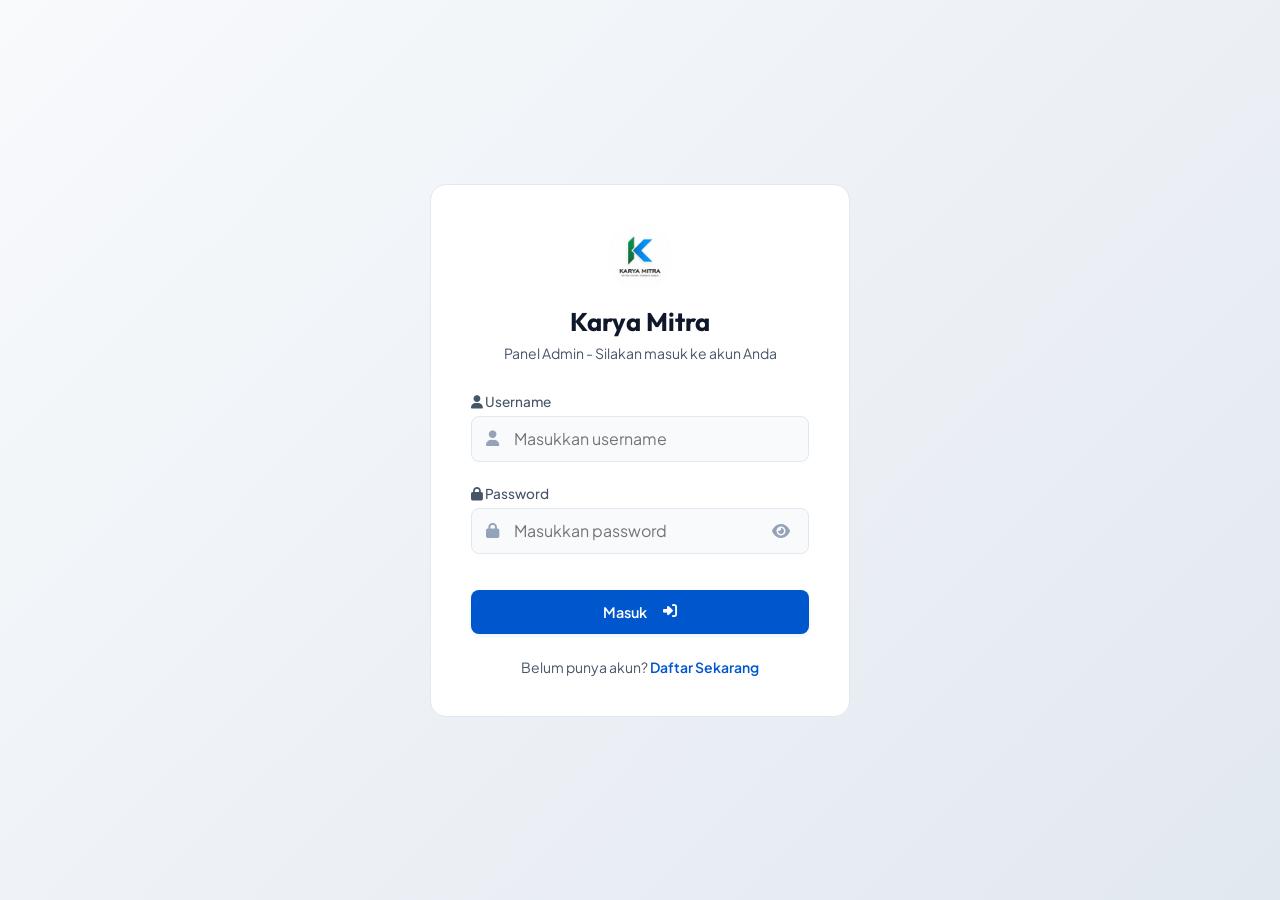
<file: admin/index.html>
<!DOCTYPE html>
<html lang="id" data-theme="light">
<head>
  <meta charset="UTF-8">
  <meta name="viewport" content="width=device-width, initial-scale=1.0">
  <title>Panel Admin - Karya Mitra Digital Printing</title>
  <link rel="icon" href="../assets/images/logo-karya-mitra-brand.png?v=24" type="image/png">
  <link rel="preconnect" href="https://fonts.googleapis.com">
  <link rel="preconnect" href="https://fonts.gstatic.com" crossorigin>
  <link href="https://fonts.googleapis.com/css2?family=Outfit:wght@500;600;700;800&family=Plus+Jakarta+Sans:wght@400;500;600;700&display=swap" rel="stylesheet">
  <link rel="stylesheet" href="https://cdnjs.cloudflare.com/ajax/libs/font-awesome/6.5.1/css/all.min.css" crossorigin="anonymous" referrerpolicy="no-referrer">
  <link rel="stylesheet" href="css/admin.css">
</head>
<body>
  <div class="app-container">
    <!-- Sidebar -->
    <aside class="sidebar" id="sidebar">
      <div class="sidebar__header">
        <a href="#dashboard" class="sidebar__brand" style="text-decoration: none; display: block; overflow: visible; cursor: default;">
          <span class="brand-lockup brand-lockup--site">
            <span class="brand-lockup__badge">
              <img class="brand-lockup__mark brand-lockup__mark--brand" src="../assets/images/logo-karya-mitra-brand.png?v=27" alt="" width="80" height="80">
            </span>
            <span class="brand-lockup__copy">
              <strong>KARYA MITRA</strong>
              <small>DIGITAL PRINTING</small>
            </span>
          </span>
        </a>
      </div>

      <nav class="sidebar__nav">
        <ul class="sidebar__menu">
          <li>
            <a href="#dashboard" class="sidebar__link active" data-target="dashboard-section">
              <i class="fa-solid fa-chart-pie"></i>
              <span>Dashboard</span>
            </a>
          </li>
          <li>
            <a href="#produk" class="sidebar__link" data-target="products-section">
              <i class="fa-solid fa-boxes-stacked"></i>
              <span>Produk</span>
            </a>
          </li>
          <li>
            <a href="#kategori" class="sidebar__link" data-target="categories-section">
              <i class="fa-solid fa-tag"></i>
              <span>Kategori</span>
            </a>
          </li>
          <li>
            <a href="#backup" class="sidebar__link" data-target="backup-section">
              <i class="fa-solid fa-database"></i>
              <span>Backup &amp; Restore</span>
            </a>
          </li>
        </ul>
      </nav>

      <div class="sidebar__footer">
        <div class="sidebar__user">
          <div class="sidebar__avatar" id="userAvatar">A</div>
          <div class="sidebar__user-info">
            <div class="sidebar__user-name" id="userName">Administrator</div>
            <div class="sidebar__user-role">Super Admin</div>
          </div>
          <div class="sidebar__logout" id="logoutBtn" title="Logout">
            <i class="fa-solid fa-right-from-bracket"></i>
          </div>
        </div>
      </div>
    </aside>

    <!-- Main Wrapper -->
    <div class="main-wrapper">
      <!-- Header -->
      <header class="header">
        <button class="header__toggle" id="sidebarToggle" aria-label="Toggle Sidebar">
          <i class="fa-solid fa-bars-staggered"></i>
        </button>
        <h1 class="header__title" id="pageTitle">Dashboard</h1>
        
        <div class="header__actions">
          <button class="theme-toggle" id="themeToggle" title="Ganti Tema">
            <i class="fa-solid fa-moon"></i>
          </button>
        </div>
      </header>

      <!-- Content Area -->
      <main class="content">
        <!-- ALERT CONTAINER -->
        <div id="globalAlert"></div>

        <!-- 1. DASHBOARD SECTION -->
        <section id="dashboard-section" class="content-section active">
          <!-- Stats Grid -->
          <div class="stats-grid">
            <div class="stat-card">
              <div class="stat-card__info">
                <h3>Total Produk</h3>
                <p id="statProductsCount">0</p>
              </div>
              <div class="stat-card__icon stat-card__icon--products">
                <i class="fa-solid fa-box"></i>
              </div>
            </div>
            
            <div class="stat-card">
              <div class="stat-card__info">
                <h3>Total Kategori</h3>
                <p id="statCategoriesCount">0</p>
              </div>
              <div class="stat-card__icon stat-card__icon--categories">
                <i class="fa-solid fa-tag"></i>
              </div>
            </div>
            
            <div class="stat-card">
              <div class="stat-card__info">
                <h3>Admin Terdaftar</h3>
                <p id="statUsersCount">0</p>
              </div>
              <div class="stat-card__icon stat-card__icon--users">
                <i class="fa-solid fa-user-shield"></i>
              </div>
            </div>
          </div>

          <!-- Simplified Dashboard Grid (Full Width) -->
          <div class="dashboard-simple-layout">
            <div class="card">
              <div class="card__header" style="display: flex; justify-content: space-between; align-items: center; flex-wrap: wrap; gap: 12px;">
                <h2 class="card__title">
                  <i class="fa-solid fa-clock-rotate-left"></i>
                  Produk Baru Diunggah
                </h2>
                <div class="card__header-actions" style="display: flex; gap: 8px;">
                  <button class="btn btn--primary btn--sm" id="quickAddProduct">
                    <i class="fa-solid fa-plus"></i> Unggah Produk Baru
                  </button>
                  <button class="btn btn--secondary btn--sm" id="quickAddCategory">
                    <i class="fa-solid fa-tag"></i> Tambah Kategori
                  </button>
                </div>
              </div>
              <div class="card__body" style="padding: 0;">
                <div class="table-responsive">
                  <table>
                    <thead>
                      <tr>
                        <th style="width: 80px; text-align: center;">Foto</th>
                        <th>Nama Produk</th>
                        <th>Kategori</th>
                        <th style="width: 250px;">Waktu Upload</th>
                      </tr>
                    </thead>
                    <tbody id="recentProductsTable">
                      <!-- Rendered by JS -->
                    </tbody>
                  </table>
                </div>
              </div>
            </div>
          </div>
        </section>

        <!-- 2. PRODUCTS SECTION -->
        <section id="products-section" class="content-section">
          <div class="action-bar">
            <div class="search-box">
              <i class="fa-solid fa-magnifying-glass"></i>
              <input type="text" id="productSearch" placeholder="Cari nama produk...">
            </div>
            
            <div class="filter-box">
              <select id="productFilterCategory">
                <option value="all">Semua Kategori</option>
                <!-- Rendered by JS -->
              </select>
            </div>
            
            <button class="btn btn--primary" id="addProductBtn">
              <i class="fa-solid fa-plus"></i> Tambah Produk
            </button>
          </div>

          <div class="card">
            <div class="card__body" style="padding: 0;">
              <div class="table-responsive">
                <table>
                  <thead>
                    <tr>
                      <th style="width: 80px; text-align: center;">Foto</th>
                      <th>Nama Produk</th>
                      <th>Kategori</th>
                      <th style="width: 250px;">Waktu Upload</th>
                      <th style="width: 150px; text-align: right;">Aksi</th>
                    </tr>
                  </thead>
                  <tbody id="productsTableBody">
                    <!-- Rendered by JS -->
                  </tbody>
                </table>
              </div>
            </div>
          </div>
        </section>

        <!-- 3. CATEGORIES SECTION -->
        <section id="categories-section" class="content-section">
          <div class="action-bar" style="justify-content: flex-end;">
            <button class="btn btn--primary" id="addCategoryBtn">
              <i class="fa-solid fa-plus"></i> Tambah Kategori
            </button>
          </div>

          <div class="categories-grid" id="categoriesGrid">
            <!-- Rendered by JS -->
          </div>
        </section>



        <!-- 5. BACKUP & RESTORE SECTION -->
        <section id="backup-section" class="content-section">
          <!-- SQL Database Backup -->
          <h2 style="font-family: var(--font-heading); font-size: 1.25rem; font-weight: 700; margin-bottom: 16px;">
            <i class="fa-solid fa-database"></i> Cadangan &amp; Pemulihan Database (.SQL)
          </h2>
          <div class="alert alert--success" style="background-color: rgba(16, 185, 129, 0.1); color: var(--color-success); border-color: rgba(16, 185, 129, 0.2); margin-bottom: 16px;">
            <i class="fa-solid fa-shield-halved"></i>
            <div>
              Fitur ini mencadangkan database server secara real-time ke file format SQL (.sql). Pemulihan data memerlukan file kueri SQL yang valid (maksimal 5MB).
            </div>
          </div>

          <div class="backup-grid">
            <!-- SQL Export Card -->
            <div class="backup-card card">
              <i class="fa-solid fa-file-invoice-dollar" style="color: var(--color-success);"></i>
              <h3>Ekspor Database (.SQL)</h3>
              <p style="font-size: 0.85rem; color: var(--text-secondary);">Unduh struktur tabel database dan data lengkap sebagai file SQL cadangan.</p>
              <a href="backup_db.php?action=export" class="btn btn--primary" style="margin-top: auto; text-decoration: none; display: inline-flex; align-items: center; justify-content: center; gap: 8px;">
                <i class="fa-solid fa-download"></i> Unduh File SQL
              </a>
            </div>

            <!-- SQL Import Card -->
            <div class="backup-card card">
              <i class="fa-solid fa-file-import" style="color: var(--color-success);"></i>
              <h3>Restore Database (.SQL)</h3>
              <p style="font-size: 0.85rem; color: var(--text-secondary);">Unggah file cadangan SQL untuk memulihkan tabel ke database MySQL di server.</p>
              
              <form id="dbRestoreForm" enctype="multipart/form-data" style="width: 100%; display: flex; flex-direction: column; gap: 12px; margin-top: auto;">
                <div class="file-upload" style="width: 100%; padding: 12px;">
                  <input type="file" id="dbSqlFile" name="sql_file" accept=".sql" required>
                  <i class="fa-solid fa-cloud-arrow-up" style="font-size: 1.5rem; color: var(--color-success);"></i>
                  <span class="file-upload__text" id="dbSqlFileText" style="display: block; margin-top: 4px;">Pilih File SQL</span>
                </div>
                
                <button type="submit" class="btn btn--success" style="width: 100%; justify-content: center; background-color: var(--color-success); color: #fff; border-color: var(--color-success);">
                  <i class="fa-solid fa-upload"></i> Jalankan Pemulihan SQL
                </button>
              </form>
            </div>
          </div>
        </section>
      </main>
    </div>
  </div>

  <!-- PRODUCT MODAL -->
  <div class="modal" id="productModal">
    <div class="modal__content">
      <div class="modal__header">
        <h3 class="modal__title" id="productModalTitle">Tambah Produk</h3>
        <button class="modal__close" id="closeProductModal"><i class="fa-solid fa-xmark"></i></button>
      </div>
      <form id="productForm">
        <div class="modal__body">
          <input type="hidden" id="prodId">
          
          <div class="form-group">
            <label for="prodName">Nama Produk *</label>
            <input type="text" id="prodName" class="form-control" placeholder="Contoh: Banner Spanduk Flexi" required>
          </div>

          <div class="form-group">
            <label for="prodCategory">Kategori Produk *</label>
            <select id="prodCategory" class="form-control" required>
              <!-- Populated dynamically -->
            </select>
          </div>

          <div class="form-group">
            <label>Foto Produk *</label>
            <div class="file-upload">
              <input type="file" id="prodImageFile" accept="image/*">
              <i class="fa-solid fa-image file-upload__icon"></i>
              <div class="file-upload__text" id="uploadText">Klik atau drag file gambar di sini</div>
            </div>
            <div class="image-preview" id="prodImagePreview">
              <img src="" alt="Preview">
            </div>
          </div>
        </div>
        <div class="modal__footer">
          <button type="button" class="btn btn--secondary" id="cancelProductModal">Batal</button>
          <button type="submit" class="btn btn--primary">Simpan Produk</button>
        </div>
      </form>
    </div>
  </div>

  <!-- CATEGORY MODAL -->
  <div class="modal" id="categoryModal">
    <div class="modal__content">
      <div class="modal__header">
        <h3 class="modal__title" id="categoryModalTitle">Tambah Kategori</h3>
        <button class="modal__close" id="closeCategoryModal"><i class="fa-solid fa-xmark"></i></button>
      </div>
      <form id="categoryForm">
        <div class="modal__body">
          <input type="hidden" id="catId">
          <input type="hidden" id="catSlug">
          <input type="hidden" id="catIcon" value="fa-solid fa-tag">
          
          <div class="form-group">
            <label for="catName">Nama Kategori *</label>
            <input type="text" id="catName" class="form-control" placeholder="Contoh: Stiker-Label" required>
          </div>

          <div class="form-group">
            <label>Pilih Ikon Kategori *</label>
            <div class="icon-picker" id="iconPicker">
              <!-- Rendered dynamically by JS -->
            </div>
          </div>
        </div>
        <div class="modal__footer">
          <button type="button" class="btn btn--secondary" id="cancelCategoryModal">Batal</button>
          <button type="submit" class="btn btn--primary">Simpan Kategori</button>
        </div>
      </form>
    </div>
  </div>

  <!-- FAQ modal removed -->

  <script src="js/admin.js"></script>
</body>
</html>
</file>
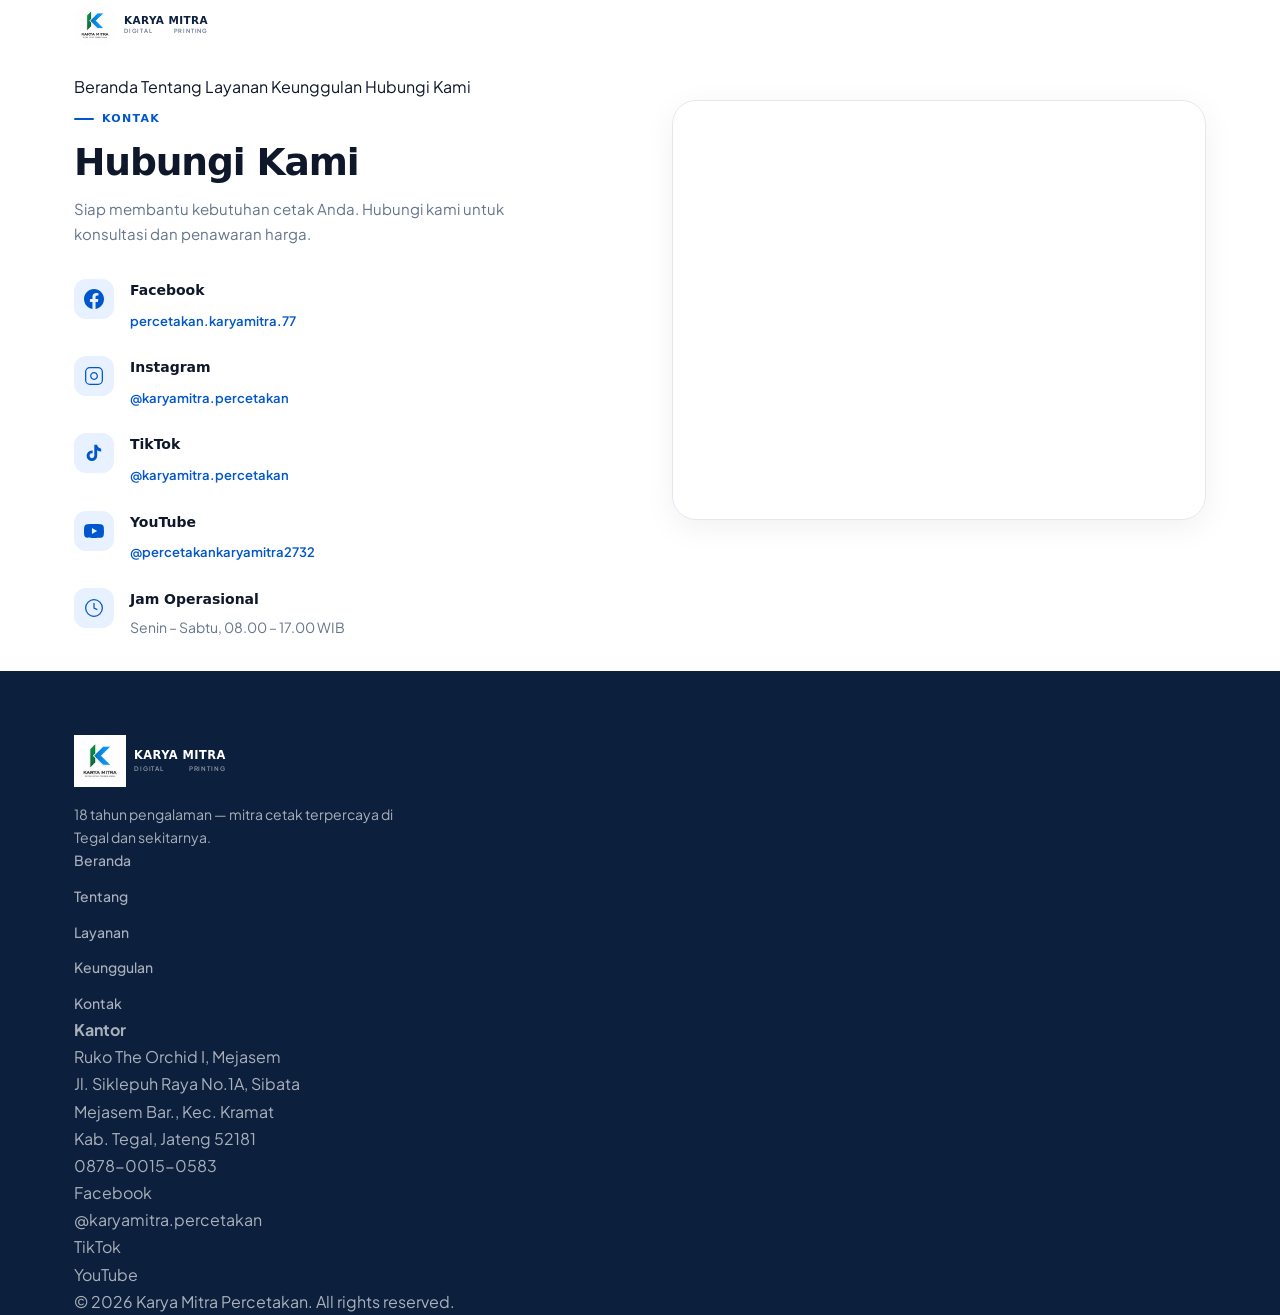
<file: kontak.html>
<!DOCTYPE html>
<html lang="id">
<head>
  <meta charset="UTF-8">
  <meta name="viewport" content="width=device-width, initial-scale=1.0">
  <meta name="description" content="Hubungi Karya Mitra Percetakan Tegal — alamat, WhatsApp, Instagram, dan lokasi kantor di Mejasem, Tegal.">
  <title>Hubungi Kami | Karya Mitra Percetakan</title>
  <link rel="icon" href="assets/images/logo-karya-mitra-brand.png?v=31" type="image/png">
  <link rel="preconnect" href="https://fonts.googleapis.com">
  <link rel="preconnect" href="https://fonts.gstatic.com" crossorigin>
  <link href="https://fonts.googleapis.com/css2?family=Plus+Jakarta+Sans:wght@400;500;600;700;800&display=swap" rel="stylesheet">
  <link rel="stylesheet" href="css/style.css?v=20260620logo14">
</head>
<body class="page-kontak">

  <header class="header" id="header">
    <div class="container header__inner">
      <a href="index.html" class="logo" aria-label="Karya Mitra Digital Printing">
        <span class="brand-lockup brand-lockup--site">
          <span class="brand-lockup__badge">
            <img class="brand-lockup__mark brand-lockup__mark--brand" src="assets/images/logo-karya-mitra-brand.png?v=31" alt="" width="80" height="80">
          </span>
          <span class="brand-lockup__copy">
            <strong data-sync="name">KARYA MITRA</strong>
            <small data-sync="subtitle">DIGITAL PRINTING</small>
          </span>
        </span>
      </a>
      <button class="nav-toggle" id="navToggle" aria-label="Buka menu" aria-expanded="false">
        <span></span>
        <span></span>
        <span></span>
      </button>
      <nav class="nav" id="nav">
        <a href="index.html" class="nav__link">Beranda</a>
        <a href="tentang.html" class="nav__link">Tentang</a>
        <a href="layanan.html" class="nav__link">Layanan</a>
        <a href="keunggulan.html" class="nav__link">Keunggulan</a>
        <a href="kontak.html" class="nav__link nav__link--cta nav__link--active" aria-current="page">Hubungi Kami</a>
      </nav>
    </div>
  </header>

  <main>
    <section class="contact-page" id="kontak">
      <div class="container contact">
        <div class="contact__info">
          <span class="section__label">Kontak</span>
          <h1 class="section__title">Hubungi Kami</h1>
          <p class="contact__desc">Siap membantu kebutuhan cetak Anda. Hubungi kami untuk konsultasi dan penawaran harga.</p>

          <div class="contact__items">
            <div class="contact__item">
              <div class="contact__item-icon">
                <svg width="20" height="20" viewBox="0 0 24 24" fill="currentColor"><path d="M24 12.073C24 5.405 18.627 0 12 0S0 5.405 0 12.073C0 18.1 4.388 23.094 10.125 24v-8.437H7.078v-3.49h3.047V9.43c0-3.007 1.792-4.669 4.533-4.669 1.312 0 2.686.235 2.686.235v2.953H15.83c-1.491 0-1.956.925-1.956 1.874v2.25h3.328l-.532 3.49h-2.796V24C19.612 23.094 24 18.1 24 12.073z"/></svg>
              </div>
              <div>
                <strong>Facebook</strong>
                <p><a class="contact__link" href="https://www.facebook.com/percetakan.karyamitra.77" target="_blank" rel="noopener noreferrer" data-sync="fb-link">percetakan.karyamitra.77</a></p>
              </div>
            </div>
            <div class="contact__item">
              <div class="contact__item-icon">
                <svg width="20" height="20" viewBox="0 0 24 24" fill="none" stroke="currentColor" stroke-width="1.5"><rect x="2" y="2" width="20" height="20" rx="5"/><path d="M16 11.37A4 4 0 1 1 12.63 8 4 4 0 0 1 16 11.37z"/><line x1="17.5" y1="6.5" x2="17.51" y2="6.5"/></svg>
              </div>
              <div>
                <strong>Instagram</strong>
                <p><a class="contact__link" href="https://www.instagram.com/karyamitra.percetakan?igsh=OWNoc2Iwa2Z4bnEw" target="_blank" rel="noopener noreferrer" data-sync="ig-link">@karyamitra.percetakan</a></p>
              </div>
            </div>
            <div class="contact__item">
              <div class="contact__item-icon">
                <svg width="20" height="20" viewBox="0 0 24 24" fill="currentColor"><path d="M19.59 6.69a4.83 4.83 0 0 1-3.77-4.25V2h-3.45v13.67a2.89 2.89 0 0 1-2.88 2.5 2.89 2.89 0 0 1-2.89-2.89 2.89 2.89 0 0 1 2.89-2.89c.28 0 .54.04.79.1V9.01a6.27 6.27 0 0 0-.79-.05 6.34 6.34 0 0 0-6.34 6.34 6.34 6.34 0 0 0 6.34 6.34 6.34 6.34 0 0 0 6.33-6.34V8.69a8.18 8.18 0 0 0 4.78 1.52V6.76a4.85 4.85 0 0 1-1.01-.07z"/></svg>
              </div>
              <div>
                <strong>TikTok</strong>
                <p><a class="contact__link" href="https://www.tiktok.com/@karyamitra.percetakan?_r=1&amp;_t=ZS-96fdcLGS2Mu" target="_blank" rel="noopener noreferrer" data-sync="tt-link">@karyamitra.percetakan</a></p>
              </div>
            </div>
            <div class="contact__item">
              <div class="contact__item-icon">
                <svg width="20" height="20" viewBox="0 0 24 24" fill="currentColor"><path d="M23.498 6.186a3.016 3.016 0 0 0-2.122-2.136C19.505 3.545 12 3.545 12 3.545s-7.505 0-9.377.505A3.017 3.017 0 0 0 .502 6.186C0 8.07 0 12 0 12s0 3.93.502 5.814a3.016 3.016 0 0 0 2.122 2.136c1.871.505 9.376.505 9.376.505s7.505 0 9.377-.505a3.015 3.015 0 0 0 2.122-2.136C24 15.93 24 12 24 12s0-3.93-.502-5.814zM9.545 15.568V8.432L15.818 12l-6.273 3.568z"/></svg>
              </div>
              <div>
                <strong>YouTube</strong>
                <p><a class="contact__link" href="https://www.youtube.com/@percetakankaryamitra2732" target="_blank" rel="noopener noreferrer" data-sync="yt-link">@percetakankaryamitra2732</a></p>
              </div>
            </div>
            <div class="contact__item">
              <div class="contact__item-icon">
                <svg width="20" height="20" viewBox="0 0 24 24" fill="none" stroke="currentColor" stroke-width="1.5"><circle cx="12" cy="12" r="10"/><polyline points="12 6 12 12 16 14"/></svg>
              </div>
              <div>
                <strong>Jam Operasional</strong>
                <p data-sync="hours">Senin – Sabtu, 08.00 – 17.00 WIB</p>
              </div>
            </div>
          </div>
        </div>

        <div class="contact__map" data-map-root role="button" tabindex="0" aria-label="Ketuk peta untuk lihat alamat" aria-expanded="false" aria-controls="contactMapPopupLegacy">
          <iframe
            title="Lokasi Karya Mitra Percetakan"
            src="https://www.google.com/maps/embed?pb=!1m18!1m12!1m3!1d4858.7633867477!2d109.125728!3d-6.875627!2m3!1f0!2f0!3f0!3m2!1i1024!2i768!4f13.1!3m3!1m2!1s0x0%3A0x0!2zNsKwNTInMzIuMyJTIDEwOcKwMDcnMzIuNiJF!5e0!3m2!1sid!2sid!4v1738800000000!5m2!1sid!2sid"
            referrerpolicy="no-referrer-when-downgrade"
            tabindex="-1"
            aria-hidden="true"
            data-sync="map-embed">
          </iframe>
          <div class="contact-map-popup" id="contactMapPopupLegacy" hidden>
            <p class="contact-map-popup__addr" data-sync="address">Ruko The Orchid I, Mejasem, Jl. Siklepuh Raya No.1A, Sibata, Mejasem Bar., Kec. Kramat, Kabupaten Tegal, Jawa Tengah 52181</p>
            <a class="contact-map-popup__dir contact-map-route" href="https://www.google.com/maps/dir/?api=1&amp;destination=Ruko+The+Orchid+I,+Mejasem,+Jl.+Siklepuh+Raya+No.1A,+Sibata,+Mejasem+Bar.,+Kec.+Kramat,+Kabupaten+Tegal,+Jawa+Tengah+52181" target="_blank" rel="noopener noreferrer" data-sync="map-link">Petunjuk Arah</a>
          </div>
        </div>
      </div>
    </section>
  </main>

  <footer class="footer">
    <div class="container footer__inner">
      <div class="footer__brand">
        <a href="index.html" class="logo logo--footer" aria-label="Karya Mitra Digital Printing">
          <span class="brand-lockup brand-lockup--footer">
            <span class="brand-lockup__badge">
              <img class="brand-lockup__mark brand-lockup__mark--brand" src="assets/images/logo-karya-mitra-brand.png?v=31" alt="" width="80" height="80">
            </span>
            <span class="brand-lockup__copy">
              <strong data-sync="name">KARYA MITRA</strong>
              <small data-sync="subtitle">DIGITAL PRINTING</small>
            </span>
          </span>
        </a>
        <p class="footer__tagline" data-sync="tagline">18 tahun pengalaman — mitra cetak terpercaya di Tegal dan sekitarnya.</p>
      </div>
      <div class="footer__links">
        <a href="index.html">Beranda</a>
        <a href="tentang.html">Tentang</a>
        <a href="layanan.html">Layanan</a>
        <a href="keunggulan.html">Keunggulan</a>
        <a href="kontak.html">Kontak</a>
      </div>
      <div class="footer__contact">
        <strong>Kantor</strong>
        <p data-sync="address">Ruko The Orchid I, Mejasem<br>Jl. Siklepuh Raya No.1A, Sibata<br>Mejasem Bar., Kec. Kramat<br>Kab. Tegal, Jateng 52181</p>
        <p><a href="https://wa.me/6287800150583" target="_blank" rel="noopener noreferrer" data-sync="phone-link">0878-0015-0583</a></p>
        <p><a href="https://www.facebook.com/percetakan.karyamitra.77" target="_blank" rel="noopener noreferrer" data-sync="fb-link">Facebook</a></p>
        <p><a href="https://www.instagram.com/karyamitra.percetakan?igsh=OWNoc2Iwa2Z4bnEw" target="_blank" rel="noopener noreferrer" data-sync="ig-link">@karyamitra.percetakan</a></p>
        <p><a href="https://www.tiktok.com/@karyamitra.percetakan?_r=1&amp;_t=ZS-96fdcLGS2Mu" target="_blank" rel="noopener noreferrer" data-sync="tt-link">TikTok</a></p>
        <p><a href="https://www.youtube.com/@percetakankaryamitra2732" target="_blank" rel="noopener noreferrer" data-sync="yt-link">YouTube</a></p>
      </div>
      <p class="footer__copy">&copy; 2026 Karya Mitra Percetakan. All rights reserved.</p>
    </div>
  </footer>

  <script src="js/main.js"></script>
  <script src="js/admin-sync.js"></script>
</body>
</html>
</file>
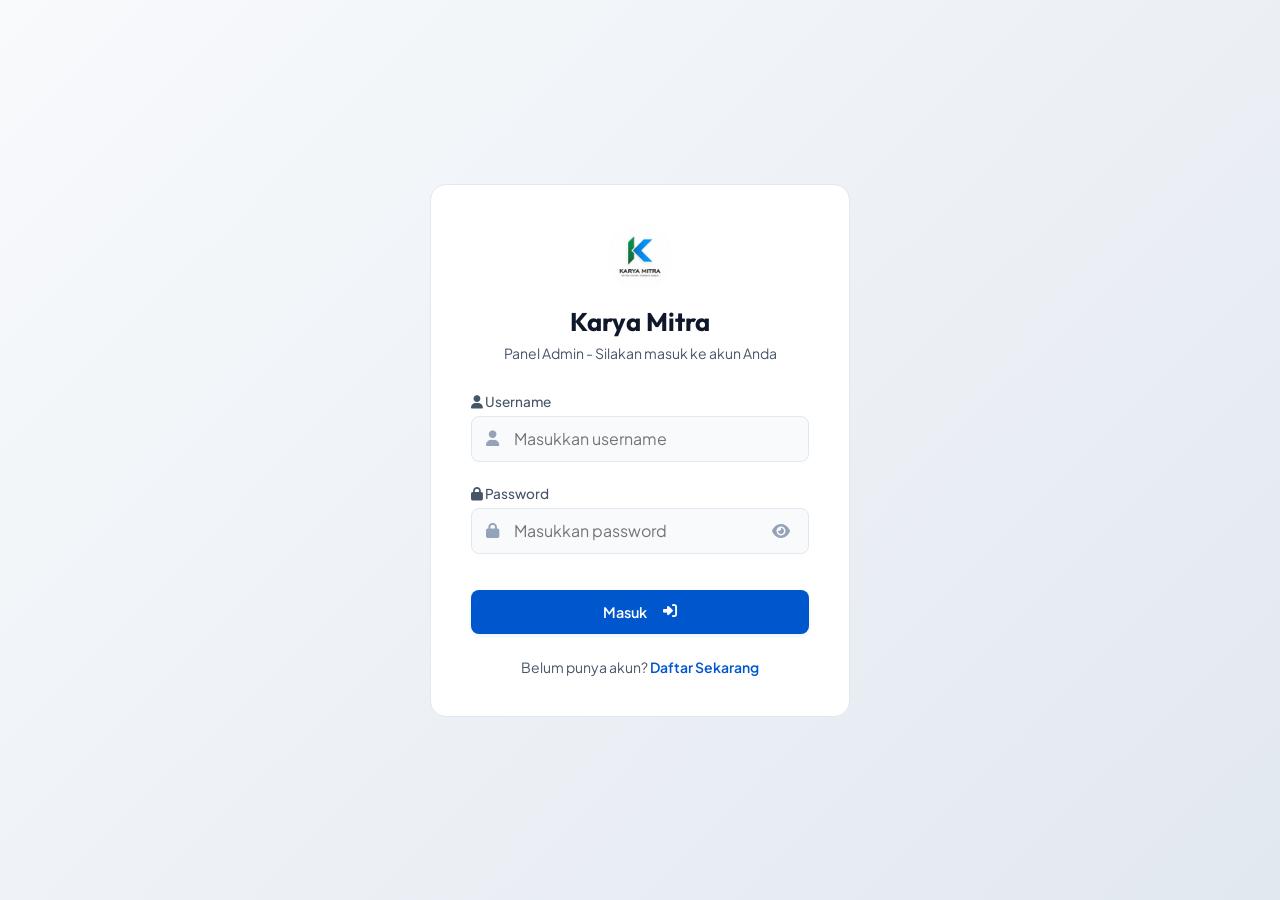
<file: admin/login.html>
<!DOCTYPE html>
<html lang="id" data-theme="light">
<head>
  <meta charset="UTF-8">
  <meta name="viewport" content="width=device-width, initial-scale=1.0">
  <title>Login Admin - Karya Mitra Digital Printing</title>
  <link rel="icon" href="../assets/images/logo-karya-mitra-brand.png?v=24" type="image/png">
  <link rel="preconnect" href="https://fonts.googleapis.com">
  <link rel="preconnect" href="https://fonts.gstatic.com" crossorigin>
  <link href="https://fonts.googleapis.com/css2?family=Outfit:wght@500;600;700;800&family=Plus+Jakarta+Sans:wght@400;500;600;700&display=swap" rel="stylesheet">
  <link rel="stylesheet" href="https://cdnjs.cloudflare.com/ajax/libs/font-awesome/6.5.1/css/all.min.css" crossorigin="anonymous" referrerpolicy="no-referrer">
  <link rel="stylesheet" href="css/admin.css">
</head>
<body>
  <div class="auth-wrapper">
    <div class="auth-card">
      <div class="auth-header">
        <img class="auth-logo" src="../assets/images/logo-karya-mitra-brand.png?v=27" alt="Logo Karya Mitra">
        <h1 class="auth-title">Karya Mitra</h1>
        <p class="auth-subtitle">Panel Admin - Silakan masuk ke akun Anda</p>
      </div>

      <div id="alertContainer"></div>

      <form id="loginForm">
        <div class="form-group">
          <label for="username"><i class="fa-solid fa-user"></i> Username</label>
          <div class="input-wrapper">
            <i class="fa-solid fa-user input-icon"></i>
            <input type="text" id="username" class="form-control" placeholder="Masukkan username" required autocomplete="username">
          </div>
        </div>
        <div class="form-group">
          <label for="password"><i class="fa-solid fa-lock"></i> Password</label>
          <div class="input-wrapper">
            <i class="fa-solid fa-lock input-icon"></i>
            <input type="password" id="password" class="form-control" placeholder="Masukkan password" required autocomplete="current-password">
            <button type="button" class="password-toggle-btn" id="togglePassword" aria-label="Tampilkan password">
              <i class="fa-solid fa-eye"></i>
            </button>
          </div>
        </div>
        <button type="submit" class="btn btn--primary" style="width: 100%; justify-content: center; margin-top: 16px; padding: 12px; font-weight: 600;">
          Masuk <i class="fa-solid fa-right-to-bracket" style="margin-left: 8px;"></i>
        </button>
      </form>

      <div class="auth-footer">
        Belum punya akun? <a href="register.html">Daftar Sekarang</a>
      </div>
    </div>
  </div>

  <script src="js/admin.js"></script>
  <script>
    // Local page check to see if already logged in
    document.addEventListener('DOMContentLoaded', () => {
      if (sessionStorage.getItem('adminLoggedIn') === 'true') {
        window.location.href = 'index.html';
      }

      // Password toggle logic
      const togglePassword = document.getElementById('togglePassword');
      const passwordInput = document.getElementById('password');
      if (togglePassword && passwordInput) {
        togglePassword.addEventListener('click', () => {
          const type = passwordInput.getAttribute('type') === 'password' ? 'text' : 'password';
          passwordInput.setAttribute('type', type);
          const icon = togglePassword.querySelector('i');
          icon.classList.toggle('fa-eye');
          icon.classList.toggle('fa-eye-slash');
        });
      }
    });
  </script>
</body>
</html>
</file>
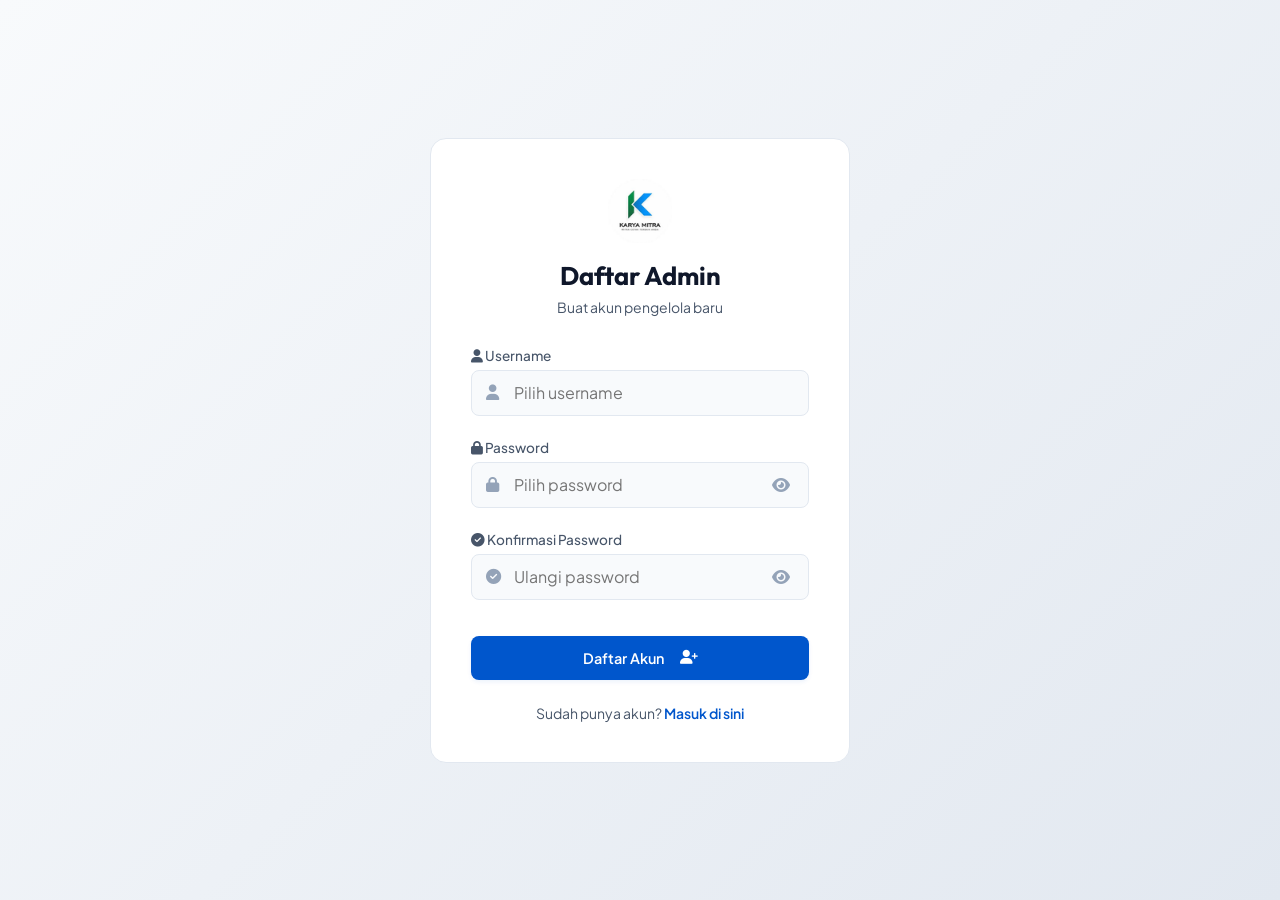
<file: admin/register.html>
<!DOCTYPE html>
<html lang="id" data-theme="light">
<head>
  <meta charset="UTF-8">
  <meta name="viewport" content="width=device-width, initial-scale=1.0">
  <title>Registrasi Admin - Karya Mitra Digital Printing</title>
  <link rel="icon" href="../assets/images/logo-karya-mitra-brand.png?v=24" type="image/png">
  <link rel="preconnect" href="https://fonts.googleapis.com">
  <link rel="preconnect" href="https://fonts.gstatic.com" crossorigin>
  <link href="https://fonts.googleapis.com/css2?family=Outfit:wght@500;600;700;800&family=Plus+Jakarta+Sans:wght@400;500;600;700&display=swap" rel="stylesheet">
  <link rel="stylesheet" href="https://cdnjs.cloudflare.com/ajax/libs/font-awesome/6.5.1/css/all.min.css" crossorigin="anonymous" referrerpolicy="no-referrer">
  <link rel="stylesheet" href="css/admin.css">
</head>
<body>
  <div class="auth-wrapper">
    <div class="auth-card">
      <div class="auth-header">
        <img class="auth-logo" src="../assets/images/logo-karya-mitra-brand.png?v=27" alt="Logo Karya Mitra">
        <h1 class="auth-title">Daftar Admin</h1>
        <p class="auth-subtitle">Buat akun pengelola baru</p>
      </div>

      <div id="alertContainer"></div>

      <form id="registerForm">
        <div class="form-group">
          <label for="username"><i class="fa-solid fa-user"></i> Username</label>
          <div class="input-wrapper">
            <i class="fa-solid fa-user input-icon"></i>
            <input type="text" id="username" class="form-control" placeholder="Pilih username" required autocomplete="username">
          </div>
        </div>
        <div class="form-group">
          <label for="password"><i class="fa-solid fa-lock"></i> Password</label>
          <div class="input-wrapper">
            <i class="fa-solid fa-lock input-icon"></i>
            <input type="password" id="password" class="form-control" placeholder="Pilih password" required autocomplete="new-password">
            <button type="button" class="password-toggle-btn" id="togglePassword" aria-label="Tampilkan password">
              <i class="fa-solid fa-eye"></i>
            </button>
          </div>
        </div>
        <div class="form-group">
          <label for="confirmPassword"><i class="fa-solid fa-circle-check"></i> Konfirmasi Password</label>
          <div class="input-wrapper">
            <i class="fa-solid fa-circle-check input-icon"></i>
            <input type="password" id="confirmPassword" class="form-control" placeholder="Ulangi password" required autocomplete="new-password">
            <button type="button" class="password-toggle-btn" id="toggleConfirmPassword" aria-label="Tampilkan konfirmasi password">
              <i class="fa-solid fa-eye"></i>
            </button>
          </div>
        </div>
        <button type="submit" class="btn btn--primary" style="width: 100%; justify-content: center; margin-top: 16px; padding: 12px; font-weight: 600;">
          Daftar Akun <i class="fa-solid fa-user-plus" style="margin-left: 8px;"></i>
        </button>
      </form>

      <div class="auth-footer">
        Sudah punya akun? <a href="login.html">Masuk di sini</a>
      </div>
    </div>
  </div>

  <script src="js/admin.js"></script>
  <script>
    document.addEventListener('DOMContentLoaded', () => {
      // Toggle main password
      const togglePassword = document.getElementById('togglePassword');
      const passwordInput = document.getElementById('password');
      if (togglePassword && passwordInput) {
        togglePassword.addEventListener('click', () => {
          const type = passwordInput.getAttribute('type') === 'password' ? 'text' : 'password';
          passwordInput.setAttribute('type', type);
          const icon = togglePassword.querySelector('i');
          icon.classList.toggle('fa-eye');
          icon.classList.toggle('fa-eye-slash');
        });
      }

      // Toggle confirm password
      const toggleConfirmPassword = document.getElementById('toggleConfirmPassword');
      const confirmPasswordInput = document.getElementById('confirmPassword');
      if (toggleConfirmPassword && confirmPasswordInput) {
        toggleConfirmPassword.addEventListener('click', () => {
          const type = confirmPasswordInput.getAttribute('type') === 'password' ? 'text' : 'password';
          confirmPasswordInput.setAttribute('type', type);
          const icon = toggleConfirmPassword.querySelector('i');
          icon.classList.toggle('fa-eye');
          icon.classList.toggle('fa-eye-slash');
        });
      }
    });
  </script>
</body>
</html>
</file>
<file: admin/css/admin.css>
/* 
   Percetakan Karya Mitra - Admin Panel CSS
   Clean, modern, premium UI with light/dark mode, fully responsive.
*/

@import url('https://fonts.googleapis.com/css2?family=Outfit:wght@400;500;600;700;800&family=Plus+Jakarta+Sans:wght@300;400;500;600;700;800&display=swap');

:root {
  /* Light Theme Variables */
  --bg-primary: #f8fafc;
  --bg-secondary: #ffffff;
  --bg-sidebar: #ffffff;
  --sidebar-text: #64748b;
  --sidebar-active: #0056cc;
  --sidebar-active-bg: #f0f7ff;
  --bg-user-panel: #f8fafc;
  
  --text-primary: #0f172a;
  --text-secondary: #475569;
  --text-muted: #94a3b8;
  
  --color-primary: #0056cc;
  --color-primary-hover: #0045a3;
  --color-primary-light: rgba(0, 86, 204, 0.1);
  --color-accent: #06b6d4;
  --color-success: #10b981;
  --color-success-light: rgba(16, 185, 129, 0.1);
  --color-danger: #ef4444;
  --color-danger-light: rgba(239, 68, 68, 0.1);
  --color-warning: #f59e0b;
  
  --border-color: #e2e8f0;
  --shadow-sm: 0 1px 2px 0 rgba(0, 0, 0, 0.05);
  --shadow-md: 0 4px 6px -1px rgba(0, 0, 0, 0.1), 0 2px 4px -1px rgba(0, 0, 0, 0.06);
  --shadow-lg: 0 10px 15px -3px rgba(0, 0, 0, 0.1), 0 4px 6px -2px rgba(0, 0, 0, 0.05);
  
  --font-heading: 'Outfit', sans-serif;
  --font-body: 'Plus Jakarta Sans', sans-serif;
  
  --sidebar-width: 280px;
  --header-height: 70px;
  --border-radius: 12px;
  --transition: all 0.25s cubic-bezier(0.4, 0, 0.2, 1);
}

[data-theme="dark"] {
  /* Dark Theme Variables */
  --bg-primary: #090d16;
  --bg-secondary: #111827;
  --bg-sidebar: #0b0f19;
  --sidebar-text: #94a3b8;
  --sidebar-active: #3b82f6;
  --sidebar-active-bg: rgba(59, 130, 246, 0.12);
  --bg-user-panel: #111827;
  
  --text-primary: #f9fafb;
  --text-secondary: #d1d5db;
  --text-muted: #6b7280;
  
  --color-primary: #3b82f6;
  --color-primary-hover: #2563eb;
  --color-primary-light: rgba(59, 130, 246, 0.15);
  --color-accent: #22d3ee;
  
  --border-color: #1f2937;
  --shadow-sm: 0 1px 2px 0 rgba(0, 0, 0, 0.5);
  --shadow-md: 0 4px 6px -1px rgba(0, 0, 0, 0.3);
  --shadow-lg: 0 10px 15px -3px rgba(0, 0, 0, 0.4);
}

/* Base Styles */
* {
  margin: 0;
  padding: 0;
  box-sizing: border-box;
}

body {
  font-family: var(--font-body);
  background-color: var(--bg-primary);
  color: var(--text-primary);
  min-height: 100vh;
  display: flex;
  overflow-x: hidden;
  transition: background-color 0.3s ease, color 0.3s ease;
}

a {
  text-decoration: none;
  color: inherit;
}

ul {
  list-style: none;
}

button, input, select, textarea {
  font-family: inherit;
  font-size: inherit;
  color: inherit;
  border: none;
  background: none;
}

button {
  cursor: pointer;
}

/* Layout */
.app-container {
  display: flex;
  width: 100%;
  min-height: 100vh;
  position: relative;
}

/* Sidebar */
.sidebar {
  width: var(--sidebar-width);
  background-color: var(--bg-sidebar);
  height: 100vh;
  position: fixed;
  top: 0;
  left: 0;
  z-index: 100;
  display: flex;
  flex-direction: column;
  color: var(--sidebar-text);
  border-right: 1px solid var(--border-color);
  transition: transform 0.3s ease;
}

.sidebar__header {
  padding: 32px 24px 16px 24px;
  display: flex;
  align-items: center;
  border-bottom: none;
}

/* Brand Lockup from Company Profile */
.brand-lockup {
  display: flex;
  align-items: center;
  gap: 10px;
  flex-shrink: 0;
  overflow: visible;
  line-height: 1;
}

.brand-lockup__badge {
  display: flex;
  align-items: center;
  justify-content: center;
  flex-shrink: 0;
  width: 44px;
  height: 44px;
  background: transparent;
  padding: 0;
  overflow: visible;
  line-height: normal;
}

.brand-lockup__mark--brand {
  display: block;
  height: auto;
  max-height: 44px;
  width: auto;
  object-fit: contain;
  object-position: center center;
}

.brand-lockup__copy {
  display: flex;
  flex-direction: column;
  justify-content: center;
  align-items: flex-start;
  gap: 2px;
  flex-shrink: 0;
  width: max-content;
  max-width: 100%;
  font-size: 13px;
  line-height: 1.1;
}

.brand-lockup__copy strong {
  display: block;
  font-family: var(--font-heading);
  font-size: 1.05rem;
  font-weight: 800;
  letter-spacing: 0.02em;
  text-transform: uppercase;
  color: #0c1f3d; /* --color-navy */
  white-space: nowrap;
  line-height: 1.1;
}

[data-theme="dark"] .brand-lockup__copy strong {
  color: var(--text-primary);
}

.brand-lockup__copy small {
  display: block;
  width: 100%;
  font-family: var(--font-body);
  font-size: 0.52rem;
  font-weight: 600;
  letter-spacing: 0.14em;
  text-transform: uppercase;
  color: #64748b; /* --color-text-muted */
  white-space: nowrap;
  line-height: 1.2;
  text-align: justify;
  text-align-last: justify;
  text-justify: inter-character;
}

[data-theme="dark"] .brand-lockup__copy small {
  color: var(--sidebar-text);
}

.sidebar__nav {
  flex: 1;
  padding: 24px 16px;
  overflow-y: auto;
}

.sidebar__menu {
  display: flex;
  flex-direction: column;
  gap: 12px;
}

.sidebar__link {
  display: flex;
  align-items: center;
  gap: 16px;
  padding: 14px 20px;
  border-radius: 12px;
  font-weight: 600;
  font-size: 1.05rem;
  transition: var(--transition);
  color: var(--sidebar-text);
  position: relative;
}

.sidebar__link i {
  font-size: 1.25rem;
  width: 24px;
  text-align: center;
  color: inherit;
}

.sidebar__link:hover {
  color: var(--text-primary);
  background-color: var(--bg-primary);
}

.sidebar__link.active {
  color: var(--sidebar-active);
  background-color: var(--sidebar-active-bg);
}

.sidebar__link.active::before {
  content: '';
  position: absolute;
  left: 0;
  top: 8px;
  bottom: 8px;
  width: 4px;
  background-color: var(--color-primary);
  border-radius: 0 4px 4px 0;
}

.sidebar__footer {
  padding: 16px;
  border-top: 1px solid var(--border-color);
}

.sidebar__user {
  display: flex;
  align-items: center;
  gap: 12px;
  padding: 8px;
  border-radius: 8px;
  background-color: var(--bg-user-panel);
  border: 1px solid var(--border-color);
}

.sidebar__avatar {
  width: 36px;
  height: 36px;
  border-radius: 50%;
  background-color: var(--color-primary);
  color: #fff;
  display: flex;
  align-items: center;
  justify-content: center;
  font-weight: 600;
  font-family: var(--font-heading);
}

.sidebar__user-info {
  flex: 1;
  min-width: 0;
}

.sidebar__user-name {
  font-size: 0.85rem;
  font-weight: 600;
  color: var(--text-primary);
  white-space: nowrap;
  overflow: hidden;
  text-overflow: ellipsis;
}

.sidebar__user-role {
  font-size: 0.75rem;
  color: var(--text-muted);
}

.sidebar__logout {
  color: var(--color-danger);
  cursor: pointer;
  padding: 8px;
  transition: var(--transition);
}

.sidebar__logout:hover {
  opacity: 0.8;
}

/* Main Content Wrapper */
.main-wrapper {
  margin-left: var(--sidebar-width);
  flex: 1;
  min-height: 100vh;
  display: flex;
  flex-direction: column;
  transition: margin-left 0.3s ease;
}

/* Top Header */
.header {
  height: var(--header-height);
  background-color: var(--bg-secondary);
  border-bottom: 1px solid var(--border-color);
  padding: 0 32px;
  display: flex;
  align-items: center;
  justify-content: space-between;
  position: sticky;
  top: 0;
  z-index: 90;
  transition: background-color 0.3s ease, border-color 0.3s ease;
}

.header__toggle {
  display: none;
  font-size: 1.3rem;
  color: var(--text-primary);
}

.header__title {
  font-family: var(--font-heading);
  font-size: 1.4rem;
  font-weight: 700;
}

.header__actions {
  display: flex;
  align-items: center;
  gap: 16px;
}

.theme-toggle {
  width: 40px;
  height: 40px;
  border-radius: 50%;
  display: flex;
  align-items: center;
  justify-content: center;
  color: var(--text-secondary);
  border: 1px solid var(--border-color);
  transition: var(--transition);
}

.theme-toggle:hover {
  background-color: var(--bg-primary);
  color: var(--text-primary);
}

/* Main Content Area */
.content {
  flex: 1;
  padding: 32px;
  max-width: 1400px;
  width: 100%;
  margin: 0 auto;
}

.content-section {
  display: none;
  animation: fadeIn 0.4s ease;
}

.content-section.active {
  display: block;
}

@keyframes fadeIn {
  from { opacity: 0; transform: translateY(10px); }
  to { opacity: 1; transform: translateY(0); }
}

/* Alert Notification */
.alert {
  padding: 16px 20px;
  border-radius: 8px;
  margin-bottom: 24px;
  display: flex;
  align-items: center;
  gap: 12px;
  font-weight: 500;
  animation: slideDown 0.3s ease;
}

.alert--success {
  background-color: var(--color-success-light);
  color: var(--color-success);
  border: 1px solid rgba(16, 185, 129, 0.2);
}

.alert--danger {
  background-color: var(--color-danger-light);
  color: var(--color-danger);
  border: 1px solid rgba(239, 68, 68, 0.2);
}

@keyframes slideDown {
  from { transform: translateY(-10px); opacity: 0; }
  to { transform: translateY(0); opacity: 1; }
}

/* Dashboard Cards Grid */
.stats-grid {
  display: grid;
  grid-template-columns: repeat(auto-fit, minmax(240px, 1fr));
  gap: 24px;
  margin-bottom: 32px;
}

.stat-card {
  background-color: var(--bg-secondary);
  border: 1px solid var(--border-color);
  border-radius: var(--border-radius);
  padding: 24px;
  display: flex;
  align-items: center;
  justify-content: space-between;
  transition: var(--transition);
}

.stat-card:hover {
  border-color: var(--color-primary);
  box-shadow: 0 4px 20px rgba(0, 86, 204, 0.03);
}

.stat-card__info h3 {
  font-size: 0.8rem;
  text-transform: uppercase;
  color: var(--text-secondary);
  font-weight: 700;
  letter-spacing: 0.75px;
  margin-bottom: 8px;
}

.stat-card__info p {
  font-family: var(--font-heading);
  font-size: 2.25rem;
  font-weight: 800;
  color: var(--text-primary);
  line-height: 1.1;
}

.stat-card__icon {
  width: 46px;
  height: 46px;
  border-radius: 50%;
  display: flex;
  align-items: center;
  justify-content: center;
  font-size: 1.2rem;
  background-color: var(--bg-primary);
  border: 1px solid var(--border-color);
  color: var(--sidebar-text);
  transition: var(--transition);
}

.stat-card:hover .stat-card__icon {
  background-color: var(--color-primary-light);
  color: var(--color-primary);
  border-color: transparent;
}

/* Two Column Layout */
.dashboard-grid {
  display: grid;
  grid-template-columns: 2fr 1fr;
  gap: 24px;
  align-items: start;
}

@media (max-width: 1024px) {
  .dashboard-grid {
    grid-template-columns: 1fr;
  }
}

.card {
  background-color: var(--bg-secondary);
  border: 1px solid var(--border-color);
  border-radius: var(--border-radius);
  margin-bottom: 24px;
  overflow: hidden;
}

.card__header {
  padding: 20px 24px;
  border-bottom: 1px solid var(--border-color);
  display: flex;
  align-items: center;
  justify-content: space-between;
}

.card__title {
  font-family: var(--font-heading);
  font-size: 1.15rem;
  font-weight: 700;
  color: var(--text-primary);
  display: flex;
  align-items: center;
  gap: 10px;
}

.card__body {
  padding: 24px;
}

/* Action bar for tables */
.action-bar {
  display: flex;
  justify-content: space-between;
  align-items: center;
  gap: 16px;
  margin-bottom: 24px;
  flex-wrap: wrap;
}

.search-box {
  position: relative;
  flex: 1;
  max-width: 320px;
  min-width: 200px;
}

.search-box input {
  width: 100%;
  padding: 10px 16px 10px 38px;
  border-radius: 8px;
  border: 1px solid var(--border-color);
  background-color: var(--bg-secondary);
  transition: var(--transition);
  font-size: 0.9rem;
}

.search-box input:focus {
  border-color: var(--color-primary);
  outline: none;
  box-shadow: 0 0 0 3px rgba(0, 86, 204, 0.06);
}

.search-box i {
  position: absolute;
  left: 14px;
  top: 50%;
  transform: translateY(-50%);
  color: var(--text-muted);
}

.filter-box select {
  padding: 10px 16px;
  border-radius: 8px;
  border: 1px solid var(--border-color);
  background-color: var(--bg-secondary);
  cursor: pointer;
  transition: var(--transition);
  font-size: 0.9rem;
  color: var(--text-secondary);
}

.filter-box select:focus {
  border-color: var(--color-primary);
  outline: none;
}

/* Buttons */
.btn {
  display: inline-flex;
  align-items: center;
  gap: 8px;
  padding: 10px 18px;
  border-radius: 8px;
  font-weight: 600;
  transition: var(--transition);
  font-size: 0.9rem;
  border: 1px solid transparent;
}

.btn--primary {
  background-color: var(--color-primary);
  color: #fff;
  box-shadow: 0 2px 4px rgba(0, 86, 204, 0.08);
}

.btn--primary:hover {
  background-color: var(--color-primary-hover);
}

.btn--secondary {
  background-color: transparent;
  color: var(--text-secondary);
  border-color: var(--border-color);
}

.btn--secondary:hover {
  background-color: var(--bg-primary);
  border-color: var(--text-muted);
  color: var(--text-primary);
}

.btn--danger {
  background-color: transparent;
  color: var(--color-danger);
  border-color: rgba(239, 68, 68, 0.2);
}

.btn--danger:hover {
  background-color: var(--color-danger-light);
  border-color: var(--color-danger);
}

.btn--sm {
  padding: 6px 12px;
  font-size: 0.8rem;
  border-radius: 6px;
}

/* Table Style */
.table-responsive {
  width: 100%;
  overflow-x: auto;
}

table {
  width: 100%;
  border-collapse: collapse;
  text-align: left;
}

th, td {
  padding: 16px 20px;
  border-bottom: 1px solid var(--border-color);
  font-size: 0.9rem;
}

th {
  font-family: var(--font-body);
  font-weight: 700;
  color: var(--text-secondary);
  background-color: var(--bg-primary);
  font-size: 0.8rem;
  text-transform: uppercase;
  letter-spacing: 0.75px;
}

tbody tr {
  transition: var(--transition);
}

tbody tr:hover {
  background-color: rgba(0, 86, 204, 0.015);
}

.table-image {
  width: 44px;
  height: 44px;
  border-radius: 8px;
  object-fit: cover;
  background-color: var(--bg-primary);
  border: 1px solid var(--border-color);
}

.badge {
  display: inline-block;
  padding: 4px 10px;
  border-radius: 6px;
  font-size: 0.72rem;
  font-weight: 700;
  text-transform: uppercase;
  letter-spacing: 0.5px;
}

.badge--primary {
  background-color: var(--color-primary-light);
  color: var(--color-primary);
}

.badge--accent {
  background-color: rgba(6, 182, 212, 0.08);
  color: var(--color-accent);
}

.actions-cell {
  display: flex;
  gap: 8px;
}

/* Forms & Modals */
.modal {
  position: fixed;
  top: 0;
  left: 0;
  width: 100%;
  height: 100%;
  background-color: rgba(15, 23, 42, 0.6);
  backdrop-filter: blur(4px);
  z-index: 200;
  display: flex;
  align-items: center;
  justify-content: center;
  opacity: 0;
  pointer-events: none;
  transition: opacity 0.3s ease;
}

.modal.active {
  opacity: 1;
  pointer-events: auto;
}

.modal__content {
  background-color: var(--bg-secondary);
  border-radius: var(--border-radius);
  width: 100%;
  max-width: 550px;
  box-shadow: var(--shadow-lg);
  border: 1px solid var(--border-color);
  transform: translateY(-20px);
  transition: transform 0.3s ease;
  overflow: hidden;
}

.modal.active .modal__content {
  transform: translateY(0);
}

.modal__header {
  padding: 20px 24px;
  border-bottom: 1px solid var(--border-color);
  display: flex;
  align-items: center;
  justify-content: space-between;
}

.modal__title {
  font-family: var(--font-heading);
  font-size: 1.2rem;
  font-weight: 700;
}

.modal__close {
  font-size: 1.2rem;
  color: var(--text-muted);
  transition: var(--transition);
}

.modal__close:hover {
  color: var(--text-primary);
}

.modal__body {
  padding: 24px;
  max-height: calc(100vh - 200px);
  overflow-y: auto;
}

.form-group {
  margin-bottom: 20px;
}

.form-group label {
  display: block;
  font-size: 0.85rem;
  font-weight: 600;
  margin-bottom: 8px;
  color: var(--text-secondary);
}

.form-control {
  width: 100%;
  padding: 10px 14px;
  border-radius: 8px;
  border: 1px solid var(--border-color);
  background-color: var(--bg-secondary);
  transition: var(--transition);
}

.form-control:focus {
  border-color: var(--color-primary);
  outline: none;
  box-shadow: 0 0 0 3px var(--color-primary-light);
}

.file-upload {
  position: relative;
  border: 2px dashed var(--border-color);
  padding: 20px;
  border-radius: 8px;
  text-align: center;
  cursor: pointer;
  transition: var(--transition);
}

.file-upload:hover {
  border-color: var(--color-primary);
  background-color: var(--color-primary-light);
}

.file-upload input {
  position: absolute;
  top: 0;
  left: 0;
  width: 100%;
  height: 100%;
  opacity: 0;
  cursor: pointer;
}

.file-upload__icon {
  font-size: 2rem;
  color: var(--text-muted);
  margin-bottom: 8px;
}

.file-upload__text {
  font-size: 0.85rem;
  color: var(--text-secondary);
}

.image-preview {
  margin-top: 12px;
  max-height: 150px;
  border-radius: 6px;
  overflow: hidden;
  display: none;
  border: 1px solid var(--border-color);
}

.image-preview img {
  width: 100%;
  height: 100%;
  object-fit: contain;
}

.modal__footer {
  padding: 16px 24px;
  border-top: 1px solid var(--border-color);
  display: flex;
  justify-content: flex-end;
  gap: 12px;
  background-color: var(--bg-primary);
}

/* HTML Generator Code Area */
.code-generator {
  display: flex;
  flex-direction: column;
  gap: 16px;
}

.code-area {
  position: relative;
  background-color: #0f172a;
  border-radius: 8px;
  padding: 20px;
  overflow: hidden;
}

.code-area pre {
  margin: 0;
  overflow-x: auto;
  color: #e2e8f0;
  font-family: 'Consolas', 'Courier New', Courier, monospace;
  font-size: 0.85rem;
  line-height: 1.5;
  max-height: 350px;
}

.code-copy-btn {
  position: absolute;
  top: 12px;
  right: 12px;
  background-color: rgba(255, 255, 255, 0.1);
  color: #fff;
  border: 1px solid rgba(255, 255, 255, 0.2);
  padding: 6px 12px;
  border-radius: 4px;
  font-size: 0.75rem;
  display: flex;
  align-items: center;
  gap: 6px;
  transition: var(--transition);
}

.code-copy-btn:hover {
  background-color: rgba(255, 255, 255, 0.2);
}

.code-copy-btn.copied {
  background-color: var(--color-success);
  border-color: var(--color-success);
}

/* Backup and Restore style */
.backup-grid {
  display: grid;
  grid-template-columns: 1fr 1fr;
  gap: 24px;
}

@media (max-width: 768px) {
  .backup-grid {
    grid-template-columns: 1fr;
  }
}

.backup-card {
  border: 1px solid var(--border-color);
  border-radius: 12px;
  padding: 32px 24px;
  background-color: var(--bg-secondary);
  text-align: center;
  display: flex;
  flex-direction: column;
  align-items: center;
  gap: 20px;
  transition: var(--transition);
}

.backup-card:hover {
  border-color: var(--color-primary);
  box-shadow: 0 4px 20px rgba(0, 86, 204, 0.03);
}

.backup-card i {
  font-size: 3rem;
  color: var(--color-primary);
  opacity: 0.85;
}

/* Authentication Pages Layout */
.auth-wrapper {
  min-height: 100vh;
  width: 100%;
  display: flex;
  align-items: center;
  justify-content: center;
  background: linear-gradient(135deg, var(--bg-primary) 0%, var(--border-color) 100%);
  padding: 20px;
  transition: background 0.3s ease;
}

.auth-card {
  width: 100%;
  max-width: 420px;
  background: var(--bg-secondary);
  border: 1px solid var(--border-color);
  border-radius: 16px;
  padding: 40px;
  color: var(--text-primary);
  animation: fadeIn 0.5s ease;
  transition: all 0.3s ease;
}

.auth-header {
  text-align: center;
  margin-bottom: 28px;
}

.auth-logo {
  width: 64px;
  height: 64px;
  margin-bottom: 12px;
}

.auth-title {
  font-family: var(--font-heading);
  font-size: 1.6rem;
  font-weight: 700;
  color: var(--text-primary);
}

.auth-subtitle {
  font-size: 0.875rem;
  color: var(--text-secondary);
  margin-top: 6px;
}

.auth-card label {
  color: var(--text-secondary);
  font-weight: 500;
  display: inline-block;
  margin-bottom: 6px;
}

/* Clean Input & Password Toggle Styles */
.input-wrapper {
  position: relative;
  display: flex;
  align-items: center;
  width: 100%;
}

.input-wrapper .form-control {
  padding-left: 42px !important;
  padding-right: 42px !important;
  width: 100%;
  height: 46px;
  background-color: var(--bg-primary);
  border: 1px solid var(--border-color);
  border-radius: 8px;
  color: var(--text-primary);
}

.input-wrapper .form-control:focus {
  border-color: var(--color-primary);
  background-color: var(--bg-secondary);
  box-shadow: 0 0 0 3px var(--color-primary-light);
}

.input-icon {
  position: absolute;
  left: 15px;
  color: var(--text-muted);
  pointer-events: none;
  font-size: 0.95rem;
  z-index: 2;
}

.password-toggle-btn {
  position: absolute;
  right: 15px;
  background: none;
  border: none;
  color: var(--text-muted);
  cursor: pointer;
  padding: 4px;
  display: flex;
  align-items: center;
  justify-content: center;
  transition: color 0.2s ease;
  z-index: 2;
}

.password-toggle-btn:hover {
  color: var(--color-primary);
}

.auth-footer {
  text-align: center;
  margin-top: 24px;
  font-size: 0.875rem;
  color: var(--text-secondary);
}

.auth-footer a {
  color: var(--color-primary);
  font-weight: 600;
}

.auth-footer a:hover {
  text-decoration: underline;
}

/* Profile Form Grid Layout */
.form-grid {
  display: grid;
  grid-template-columns: repeat(2, 1fr);
  gap: 24px;
  width: 100%;
  align-items: start;
}

.form-grid-full {
  grid-column: span 2;
}

.form-grid-inner {
  display: flex;
  flex-direction: column;
  gap: 16px;
}

.form-grid-inner-full {
  display: flex;
  flex-direction: column;
}

.form-grid-2col {
  display: grid;
  grid-template-columns: repeat(2, 1fr);
  gap: 16px;
}

.form-grid-3col {
  display: grid;
  grid-template-columns: repeat(3, 1fr);
  gap: 16px;
}

@media (max-width: 992px) {
  .form-grid {
    grid-template-columns: 1fr;
  }
  .form-grid-full {
    grid-column: span 1;
  }
  .form-grid-3col {
    grid-template-columns: 1fr;
  }
}

@media (max-width: 576px) {
  .form-grid-2col {
    grid-template-columns: 1fr;
  }
}

/* Responsive sidebar */
@media (max-width: 768px) {
  .sidebar {
    transform: translateX(-100%);
  }
  
  .sidebar.active {
    transform: translateX(0);
  }
  
  .main-wrapper {
    margin-left: 0;
  }
  
  .header {
    padding: 0 20px;
  }
  
  .header__toggle {
    display: block;
  }
  
  .content {
    padding: 20px;
  }
}

/* Category Grid & Cards Redesign */
.categories-grid {
  display: grid;
  grid-template-columns: repeat(auto-fill, minmax(280px, 1fr));
  gap: 20px;
  margin-bottom: 24px;
}

.category-card {
  background-color: var(--bg-secondary);
  border: 1px solid var(--border-color);
  border-radius: var(--border-radius);
  padding: 24px;
  display: flex;
  flex-direction: column;
  position: relative;
  transition: var(--transition);
  gap: 16px;
}

.category-card:hover {
  border-color: var(--color-primary);
  box-shadow: var(--shadow-md);
  transform: translateY(-2px);
}

.category-card__header {
  display: flex;
  align-items: center;
  gap: 16px;
}

.category-card__icon-container {
  width: 50px;
  height: 50px;
  border-radius: 12px;
  background-color: var(--color-primary-light);
  color: var(--color-primary);
  display: flex;
  align-items: center;
  justify-content: center;
  font-size: 1.5rem;
  flex-shrink: 0;
  transition: var(--transition);
}

.category-card:hover .category-card__icon-container {
  background-color: var(--color-primary);
  color: #ffffff;
}

.category-card__info {
  flex: 1;
  min-width: 0;
}

.category-card__name {
  font-family: var(--font-heading);
  font-size: 1.1rem;
  font-weight: 700;
  color: var(--text-primary);
  margin-bottom: 4px;
  white-space: nowrap;
  overflow: hidden;
  text-overflow: ellipsis;
}

.category-card__meta {
  font-size: 0.8rem;
  color: var(--text-muted);
  display: flex;
  flex-direction: column;
  gap: 4px;
}

.category-card__slug {
  font-family: monospace;
  background: var(--bg-primary);
  color: var(--text-secondary);
  padding: 2px 6px;
  border-radius: 4px;
  width: fit-content;
  font-size: 0.75rem;
}

.category-card__actions {
  display: flex;
  gap: 8px;
  margin-top: auto;
  border-top: 1px solid var(--border-color);
  padding-top: 16px;
}

.category-card__actions .btn {
  flex: 1;
  justify-content: center;
  padding: 8px;
  font-size: 0.8rem;
}

/* Icon Picker for Categories Form */
.icon-picker {
  display: grid;
  grid-template-columns: repeat(6, 1fr);
  gap: 8px;
  margin-top: 8px;
  border: 1px solid var(--border-color);
  padding: 12px;
  border-radius: 8px;
  background-color: var(--bg-primary);
  max-height: 200px;
  overflow-y: auto;
}

.icon-picker__item {
  aspect-ratio: 1;
  border-radius: 6px;
  border: 1px solid var(--border-color);
  background-color: var(--bg-secondary);
  display: flex;
  align-items: center;
  justify-content: center;
  font-size: 1.2rem;
  color: var(--text-secondary);
  cursor: pointer;
  transition: var(--transition);
}

.icon-picker__item:hover {
  border-color: var(--color-primary);
  color: var(--color-primary);
  background-color: var(--color-primary-light);
}

.icon-picker__item.active {
  border-color: var(--color-primary);
  color: #ffffff;
  background-color: var(--color-primary);
  box-shadow: 0 2px 8px var(--color-primary-light);
}

/* Fix for profile-section forms in dark mode */
[data-theme="dark"] .icon-picker {
  background-color: #0b0f19;
}
</file>
<file: css/style.css>
/* ============================================================
   CV Karya Mitra — Company Profile
   Light Mode Premium · Navbar + Hero + Sections
   ============================================================ */


/* ------------------------------------------------------------
   1. CSS VARIABLES — Palet, Tipografi, Jarak, Transisi
   ------------------------------------------------------------ */
:root {
  /* Warna Utama */
  --color-primary:         #0056cc;
  --color-primary-dark:    #0047ad;
  --color-primary-light:   #e8f1ff;
  --color-primary-soft:    rgba(0, 86, 204, 0.08);
  --color-primary-glow:    rgba(0, 86, 204, 0.12);

  /* Background */
  --color-white:           #ffffff;
  --color-slate:           #f4f7fb;
  --color-slate-soft:      #f8fafc;

  /* Teks */
  --color-text:            #0f172a;
  --color-text-muted:      #64748b;
  --color-text-light:      #94a3b8;

  /* Garis & Bayangan */
  --color-border:          #e2e8f0;
  --color-navy:            #0c1f3d;

  /* Tipografi */
  --font-heading:          'Outfit', system-ui, sans-serif;
  --font-body:             'Plus Jakarta Sans', system-ui, sans-serif;

  /* Spacing — Whitespace Lega */
  --space-2xs:             6px;
  --space-xs:              8px;
  --space-sm:              12px;
  --space-md:              16px;
  --space-lg:              24px;
  --space-xl:              32px;
  --space-2xl:             48px;
  --space-3xl:             64px;
  --space-4xl:             96px;
  --space-5xl:             120px;

  /* Layout */
  --container-max:         1180px;
  --navbar-height:         68px;
  --scroll-offset:         calc(var(--navbar-height) + 20px);

  /* Header menu — judul & sub judul seragam */
  --nav-section-title-size: clamp(1.5rem, 2.5vw, 1.875rem);
  --nav-section-title-line: 1.15;
  --nav-section-title-spacing: -0.035em;
  --nav-section-desc-size: 16px;
  --nav-section-desc-line: 1.7;

  /* Border Radius Modern */
  --radius-sm:             12px;
  --radius-md:             16px;
  --radius-lg:             20px;
  --radius-xl:             24px;

  /* Bayangan Premium */
  --shadow-soft:           0 8px 32px rgba(15, 23, 42, 0.06);
  --shadow-float:          0 24px 64px rgba(0, 86, 204, 0.14);
  --shadow-navbar:         0 4px 24px rgba(15, 23, 42, 0.08);
  --shadow-btn:            0 8px 24px rgba(0, 86, 204, 0.28);

  /* Transisi Smooth */
  --transition:            0.3s ease;
  --transition-fast:       0.2s ease;
}


/* ------------------------------------------------------------
   2. RESET & BASE STYLES
   ------------------------------------------------------------ */
*,
*::before,
*::after {
  box-sizing: border-box;
  margin: 0;
  padding: 0;
}

html {
  scroll-behavior: smooth;
  scroll-padding-top: var(--scroll-offset);
  overflow-x: clip;
}

@supports (scroll-behavior: smooth) {
  @media (prefers-reduced-motion: no-preference) {
    html {
      scroll-behavior: smooth;
    }

    body.page-home {
      scroll-behavior: smooth;
    }
  }
}

html.is-nav-scrolling {
  scroll-behavior: auto !important;
}

html.is-smooth-scrolling {
  scroll-behavior: auto !important;
}

html.is-smooth-scrolling body {
  overscroll-behavior-y: none;
}

body {
  font-family: var(--font-body);
  font-size: 16px;
  line-height: 1.7;
  color: var(--color-text);
  background-color: var(--color-white);
  -webkit-font-smoothing: antialiased;
  overflow-x: clip;
}

img {
  display: block;
  max-width: 100%;
  height: auto;
}

a {
  color: inherit;
  text-decoration: none;
}

ul {
  list-style: none;
}

button {
  font-family: inherit;
  cursor: pointer;
  border: none;
  background: none;
}

.container {
  width: 100%;
  max-width: var(--container-max);
  margin-inline: auto;
  padding-inline: var(--space-lg);
}


/* Logo — halaman multi-page (tentang, layanan, kontak) */
.logo {
  display: flex;
  align-items: center;
  gap: 10px;
  text-decoration: none;
  flex-shrink: 0;
  overflow: visible;
}

/* Logo lengkap — gambar utuh, tidak dipotong */
.brand-logo {
  display: block;
  height: 50px;
  width: auto;
  max-width: none;
  object-fit: contain;
  object-position: center center;
  flex-shrink: 0;
}

.brand-logo--footer {
  height: 44px;
}

.navbar__brand,
.header .logo,
.footer__logo {
  overflow: visible;
  flex-shrink: 0;
}

/* Logo — gambar + teks KARYA MITRA / DIGITAL PRINTING di samping */
.brand-lockup {
  display: flex;
  align-items: center;
  gap: 8px;
  flex-shrink: 0;
  overflow: visible;
  line-height: 1;
}

.brand-lockup__badge {
  display: flex;
  align-items: center;
  justify-content: center;
  flex-shrink: 0;
  padding: 0;
  background: transparent;
  overflow: visible;
  line-height: normal;
}

.brand-lockup__mark {
  display: block;
  height: 46px;
  width: auto;
  flex-shrink: 0;
  object-fit: contain;
  object-position: center center;
}

/* Logo vertikal utuh — gambar asli, tidak dipotong */
.brand-lockup__mark--brand {
  display: block;
  height: auto;
  max-height: 48px;
  width: auto;
  max-width: none;
  object-fit: contain;
  object-position: center center;
}

.brand-lockup--site .brand-lockup__mark--brand {
  max-height: 44px;
  width: auto;
}

.brand-lockup--footer .brand-lockup__mark--brand {
  max-height: 46px;
  width: auto;
}

.brand-lockup__copy {
  display: flex;
  flex-direction: column;
  justify-content: center;
  align-items: flex-start;
  gap: 3px;
  flex-shrink: 0;
  width: max-content;
  max-width: 100%;
  font-size: 13px;
  line-height: 1.1;
}

.brand-lockup__copy--tagline-only {
  justify-content: center;
}

.brand-lockup__copy--tagline-only small {
  font-size: 0.72em;
  letter-spacing: 0.16em;
}

.brand-lockup__copy strong {
  display: block;
  font-family: var(--font-heading);
  font-size: 0.95em;
  font-weight: 800;
  letter-spacing: 0.04em;
  text-transform: uppercase;
  color: var(--color-navy);
  white-space: nowrap;
  line-height: 1.1;
}

.brand-lockup__copy small {
  display: block;
  width: 100%;
  font-family: var(--font-body);
  font-size: 0.52em;
  font-weight: 600;
  letter-spacing: 0.14em;
  text-transform: uppercase;
  color: var(--color-text-muted);
  white-space: nowrap;
  line-height: 1.2;
  text-align: justify;
  text-align-last: justify;
  text-justify: inter-character;
}

.footer .brand-lockup__copy strong,
.footer__logo .brand-lockup__copy strong {
  color: var(--color-white);
}

.footer .brand-lockup__copy small,
.footer__logo .brand-lockup__copy small {
  color: rgba(255, 255, 255, 0.55);
}

.footer__logo .brand-lockup.brand-lockup,
.footer .logo .brand-lockup.brand-lockup {
  display: flex;
}

.footer__logo .brand-lockup .brand-lockup__copy,
.footer .logo .brand-lockup .brand-lockup__copy {
  display: flex;
  flex-direction: column;
}

.brand-lockup--footer .brand-lockup__badge {
  padding: 0;
  background: transparent;
  box-shadow: none;
  max-height: none;
  overflow: visible;
  align-items: center;
}

.brand-lockup--footer .brand-lockup__mark--brand {
  height: auto;
  max-height: 52px;
  width: auto;
}

.brand-lockup--footer .brand-lockup__copy {
  font-size: 12px;
}

.brand-lockup--footer .brand-lockup__copy small {
  letter-spacing: 0.14em;
  text-transform: uppercase;
  text-align: justify;
  text-align-last: justify;
  text-justify: inter-character;
}

/* Navbar / header — ikon + teks, sejajar dengan menu */
.brand-lockup--site {
  align-items: center;
  align-self: center;
  gap: 8px;
}

.navbar__brand .brand-lockup--site,
.header .logo .brand-lockup--site {
  align-items: center;
  align-self: center;
  margin-top: 4px;
}

.brand-lockup--site .brand-lockup__badge {
  max-height: none;
  overflow: visible;
  align-items: center;
}

.brand-lockup--site .brand-lockup__mark,
.brand-lockup--site .brand-lockup__mark--brand {
  height: auto;
  max-height: 44px;
  width: auto;
}

.brand-lockup--site .brand-lockup__copy {
  font-size: 11px;
  gap: 2px;
  justify-content: center;
}

/* Logo vertikal — ikon K di atas, teks di bawah */
.brand-stack {
  display: flex;
  flex-direction: column;
  align-items: center;
  justify-content: center;
  gap: 3px;
  flex-shrink: 0;
  overflow: visible;
  text-align: center;
  line-height: 1;
}

.brand-stack__mark {
  display: block;
  width: 44px;
  height: auto;
  flex-shrink: 0;
  object-fit: contain;
}

.brand-stack__text {
  display: flex;
  flex-direction: column;
  align-items: center;
  gap: 2px;
}

.brand-stack__text strong {
  display: block;
  font-family: var(--font-heading);
  font-size: 12px;
  font-weight: 800;
  letter-spacing: 0.1em;
  text-transform: uppercase;
  color: var(--color-navy);
  white-space: nowrap;
}

.brand-stack__text small {
  display: block;
  font-family: var(--font-body);
  font-size: 7.5px;
  font-weight: 600;
  letter-spacing: 0.14em;
  text-transform: uppercase;
  color: var(--color-text-muted);
  white-space: nowrap;
}

.footer .brand-stack__text strong,
.footer__logo .brand-stack__text strong {
  color: var(--color-white);
}

.footer .brand-stack__text small,
.footer__logo .brand-stack__text small {
  color: rgba(255, 255, 255, 0.58);
}

.brand-stack--footer .brand-stack__mark {
  width: 40px;
}

.brand-stack--footer .brand-stack__text strong {
  font-size: 10px;
}

.brand-stack--footer .brand-stack__text small {
  font-size: 6px;
}

.brand-mark {
  display: flex;
  align-items: center;
  justify-content: center;
  flex-shrink: 0;
  width: 48px;
  height: 48px;
  padding: 2px;
  box-sizing: border-box;
  overflow: visible;
  background: transparent;
  border: none;
  box-shadow: none;
}

.brand-mark img {
  display: block;
  width: 100%;
  height: 100%;
  max-width: 100%;
  max-height: 100%;
  object-fit: contain;
  object-position: center;
  background: transparent;
  image-rendering: auto;
}

/* Logo lengkap (ikon + teks + tagline) — tajam di semua ukuran */
.brand-logo {
  display: block;
  flex-shrink: 0;
  width: auto;
  height: 56px;
  max-width: min(200px, 46vw);
  object-fit: contain;
  object-position: left center;
  background: transparent;
  overflow: visible;
}

.brand-logo--light {
  height: 50px;
  max-width: min(180px, 42vw);
}

.logo--footer .brand-mark,
.footer__logo .brand-mark {
  width: 40px;
  height: 40px;
  padding: 2px;
}

.logo--footer .brand-mark img,
.footer__logo .brand-mark img {
  width: 100%;
  height: 100%;
}

.footer .logo__brand-text strong {
  color: var(--color-white);
}

.footer .logo__brand-text small {
  color: rgba(255, 255, 255, 0.55);
}

.logo__brand-text {
  display: inline-block;
  font-size: 15px;
  line-height: 1.15;
  vertical-align: middle;
  max-width: 100%;
}

.logo__brand-text strong {
  display: block;
  font-family: var(--font-heading);
  font-size: 1em;
  font-weight: 800;
  letter-spacing: 0.015em;
  text-transform: uppercase;
  color: var(--color-navy);
  white-space: nowrap;
}

.logo__brand-text small {
  display: block;
  width: 100%;
  margin-top: 4px;
  font-size: 0.58em;
  font-weight: 600;
  letter-spacing: 0.14em;
  text-transform: uppercase;
  color: var(--color-text-light);
  white-space: nowrap;
  text-align: justify;
  text-align-last: justify;
  text-justify: inter-character;
}

.about-v2__logo-badge-img {
  width: 100%;
  height: 100%;
  object-fit: contain;
  object-position: left center;
  image-rendering: auto;
}


/* ------------------------------------------------------------
   3. NAVBAR — Transparan → Solid blur saat scroll
   ------------------------------------------------------------ */
.navbar {
  position: fixed;
  top: 0;
  left: 0;
  right: 0;
  z-index: 1000;
  height: var(--navbar-height);
  overflow: visible;
  background: transparent;
  transition:
    background var(--transition),
    box-shadow var(--transition),
    border-color var(--transition);
}

.navbar.scrolled {
  background: rgba(255, 255, 255, 0.9);
  backdrop-filter: blur(16px);
  -webkit-backdrop-filter: blur(16px);
  border-bottom: 1px solid var(--color-border);
  box-shadow: var(--shadow-navbar);
}

.navbar__inner {
  display: flex;
  align-items: center;
  justify-content: space-between;
  height: 100%;
  gap: var(--space-md);
}

.navbar__brand {
  display: flex;
  align-items: center;
  gap: 0;
  flex-shrink: 0;
  overflow: visible;
  min-width: auto;
  text-decoration: none;
}

.navbar__brand-text {
  display: inline-block;
  font-size: 15px;
  line-height: 1.15;
  vertical-align: middle;
  max-width: 100%;
}

.navbar__brand-text strong {
  display: block;
  font-family: var(--font-heading);
  font-size: 0.95em;
  font-weight: 800;
  letter-spacing: 0.015em;
  text-transform: uppercase;
  color: var(--color-navy);
  white-space: nowrap;
}

.navbar__brand-text small {
  display: block;
  width: 100%;
  margin-top: 4px;
  font-size: 0.52em;
  font-weight: 600;
  letter-spacing: 0.14em;
  text-transform: uppercase;
  color: var(--color-text-light);
  white-space: nowrap;
  text-align: justify;
  text-align-last: justify;
  text-justify: inter-character;
}

.navbar__backdrop {
  display: none;
}

.navbar__menu {
  display: flex;
  align-items: center;
  gap: 2px;
}

.navbar__links {
  display: flex;
  align-items: center;
  gap: 2px;
  list-style: none;
  margin: 0;
  padding: 0;
}

.navbar__link {
  position: relative;
  overflow: hidden;
  display: inline-flex;
  align-items: center;
  gap: var(--space-xs);
  padding: 9px 14px;
  font-size: 13px;
  font-weight: 600;
  color: var(--color-text-muted);
  border-radius: 999px;
  transition: color var(--transition), background var(--transition);
}

.navbar__link:hover {
  color: var(--color-text);
  background: rgba(255, 255, 255, 0.7);
}

.navbar.scrolled .navbar__link:hover {
  background: var(--color-slate);
}

.navbar__link--active {
  color: var(--color-primary) !important;
  background: rgba(255, 255, 255, 0.9);
}

.navbar.scrolled .navbar__link--active {
  background: var(--color-primary-light);
}

.navbar__cta {
  position: relative;
  overflow: hidden;
  display: inline-flex;
  align-items: center;
  justify-content: center;
  gap: var(--space-xs);
  margin-left: var(--space-sm);
  padding: 10px 20px;
  font-family: var(--font-heading);
  font-size: 14px;
  font-weight: 600;
  line-height: 1.2;
  color: var(--color-white);
  background: var(--color-primary);
  border-radius: 999px;
  box-shadow: var(--shadow-btn);
  white-space: nowrap;
  transition: background var(--transition), box-shadow var(--transition), transform var(--transition);
}

.navbar__cta:hover {
  background: var(--color-primary-dark);
  box-shadow: 0 6px 22px rgba(0, 86, 204, 0.36);
}

.navbar__cta--order {
  background: #25d366;
  box-shadow: 0 4px 14px rgba(37, 211, 102, 0.28);
}

.navbar__cta--order:hover {
  background: #20bd5a;
  box-shadow: 0 6px 18px rgba(37, 211, 102, 0.32);
}

.navbar__cta:active,
.navbar__link:active {
  transform: scale(0.96);
  transition-duration: 0.08s;
}

.navbar__link,
.navbar__cta {
  -webkit-tap-highlight-color: transparent;
  transition:
    color var(--transition),
    background var(--transition),
    box-shadow var(--transition),
    transform 0.15s cubic-bezier(0.4, 0, 0.2, 1);
}

.nav-ripple {
  position: absolute;
  border-radius: 50%;
  background: rgba(0, 86, 204, 0.22);
  transform: scale(0);
  animation: navRipple 0.55s ease-out forwards;
  pointer-events: none;
}

.nav-ripple--light {
  background: rgba(255, 255, 255, 0.45);
}

@keyframes navRipple {
  to {
    transform: scale(2.6);
    opacity: 0;
  }
}

.navbar__actions {
  display: none;
  align-items: center;
  gap: var(--space-sm);
}

.navbar__catalog {
  display: inline-flex;
  align-items: center;
  justify-content: center;
  gap: var(--space-xs);
  font-family: var(--font-heading);
  font-size: 14px;
  font-weight: 600;
  line-height: 1.2;
  color: var(--color-primary);
  background: transparent;
  border: 1.5px solid rgba(0, 86, 204, 0.22);
  border-radius: 999px;
  white-space: nowrap;
  transition:
    color var(--transition),
    background var(--transition),
    border-color var(--transition);
}

.navbar__catalog i,
.navbar__cta i {
  font-size: 14px;
  line-height: 1;
}

.navbar__catalog:hover {
  color: var(--color-primary-dark);
  background: var(--color-primary-light);
  border-color: var(--color-primary);
}

.navbar__catalog--mobile {
  display: none;
  width: 100%;
  margin-top: var(--space-sm);
  padding: 12px var(--space-md);
  font-size: 14px;
}

.navbar__catalog--desktop {
  display: none;
  padding: 10px 16px;
}

.navbar__cta--desktop {
  display: none;
}

.navbar__toggle {
  display: none;
  align-items: center;
  justify-content: center;
  flex: 0 0 auto;
  width: 38px;
  height: 38px;
  padding: 0;
  background: rgba(0, 86, 204, 0.08);
  border: 1px solid rgba(0, 86, 204, 0.14);
  border-radius: 8px;
  box-shadow: none;
  cursor: pointer;
  -webkit-tap-highlight-color: transparent;
  transition: background 0.2s ease, border-color 0.2s ease;
}

.navbar__toggle:hover {
  background: rgba(0, 86, 204, 0.12);
  border-color: rgba(0, 86, 204, 0.22);
}

.navbar__toggle:active {
  background: rgba(0, 86, 204, 0.16);
}

.navbar__toggle:focus-visible {
  outline: 2px solid rgba(0, 86, 204, 0.35);
  outline-offset: 2px;
}

.navbar__toggle-icon {
  display: flex;
  flex-direction: column;
  align-items: center;
  justify-content: center;
  gap: 4px;
  width: 18px;
}

.navbar__toggle-bar {
  display: block;
  width: 16px;
  height: 2px;
  border-radius: 2px;
  background: var(--color-primary);
  transition: transform 0.24s ease, opacity 0.2s ease;
}

.navbar__toggle.is-active {
  background: var(--color-primary);
  border-color: var(--color-primary);
}

.navbar__toggle.is-active .navbar__toggle-bar {
  background: var(--color-white);
}

.navbar__toggle.is-active .navbar__toggle-bar:nth-child(1) {
  transform: translateY(6px) rotate(45deg);
}

.navbar__toggle.is-active .navbar__toggle-bar:nth-child(2) {
  opacity: 0;
}

.navbar__toggle.is-active .navbar__toggle-bar:nth-child(3) {
  transform: translateY(-6px) rotate(-45deg);
}

.navbar__menu-head {
  display: none;
}

.navbar__menu-title {
  font-family: var(--font-heading);
  font-size: 13px;
  font-weight: 700;
  letter-spacing: 0.12em;
  text-transform: uppercase;
  color: var(--color-text-muted);
}

.navbar__menu-foot {
  display: contents;
}

.navbar__menu-close {
  display: none;
}

.navbar__link-icon {
  display: none;
}


/* ------------------------------------------------------------
   4. HERO — Light Mode Premium, Layout 60% / 40%
   ------------------------------------------------------------ */
.hero {
  position: relative;
  padding: calc(var(--navbar-height) + var(--space-3xl)) 0 var(--space-4xl);
  background:
    radial-gradient(ellipse 70% 55% at 100% 0%, var(--color-primary-glow) 0%, transparent 65%),
    radial-gradient(ellipse 50% 45% at 0% 100%, rgba(0, 86, 204, 0.04) 0%, transparent 55%),
    var(--color-white);
  overflow: hidden;
}

.hero__bg {
  position: absolute;
  inset: 0;
  pointer-events: none;
}

.hero__glow {
  position: absolute;
  border-radius: 50%;
  filter: blur(80px);
}

.hero__glow--1 {
  top: -80px;
  right: -60px;
  width: 420px;
  height: 420px;
  background: var(--color-primary-glow);
}

.hero__glow--2 {
  bottom: -100px;
  left: -80px;
  width: 320px;
  height: 320px;
  background: rgba(0, 86, 204, 0.05);
}

.hero__wrapper {
  position: relative;
  z-index: 1;
  display: grid;
  grid-template-columns: 60% 40%;
  gap: var(--space-3xl);
  align-items: center;
  min-height: calc(100vh - var(--navbar-height) - var(--space-3xl) - var(--space-4xl));
  min-height: calc(100dvh - var(--navbar-height) - var(--space-3xl) - var(--space-4xl));
}

.hero__content {
  padding-right: var(--space-xl);
}

.hero__eyebrow {
  display: inline-flex;
  align-items: center;
  width: fit-content;
  max-width: 100%;
  gap: var(--space-xs);
  margin-bottom: var(--space-lg);
  padding: var(--space-xs) var(--space-md);
  font-family: var(--font-heading);
  font-size: 11px;
  font-weight: 700;
  letter-spacing: 0.08em;
  text-transform: uppercase;
  white-space: nowrap;
  color: var(--color-primary);
  background: var(--color-primary-light);
  border: 1px solid rgba(0, 86, 204, 0.12);
  border-radius: 999px;
}

.hero__heading {
  font-family: var(--font-heading);
  font-size: clamp(2.125rem, 4.5vw, 3.25rem);
  font-weight: 800;
  line-height: 1.08;
  letter-spacing: -0.04em;
  color: var(--color-text);
  margin-bottom: var(--space-lg);
}

.hero__heading-short {
  display: none;
}

.hero__heading-line {
  display: block;
}

.hero__accent {
  color: var(--color-primary);
}

.hero__description {
  max-width: 500px;
  margin-bottom: var(--space-xl);
  font-size: 17px;
  line-height: 1.75;
  color: var(--color-text-muted);
}

.hero__actions {
  display: flex;
  flex-wrap: wrap;
  gap: var(--space-sm);
  margin-bottom: var(--space-2xl);
}

.btn {
  display: inline-flex;
  align-items: center;
  justify-content: center;
  gap: var(--space-xs);
  padding: 15px 28px;
  font-family: var(--font-body);
  font-size: 14px;
  font-weight: 700;
  border-radius: 999px;
  border: none;
  cursor: pointer;
  transition:
    background var(--transition),
    color var(--transition),
    border-color var(--transition),
    box-shadow var(--transition),
    transform var(--transition);
}

.btn--primary {
  color: var(--color-white);
  background: var(--color-primary);
  box-shadow: var(--shadow-btn);
}

.btn--primary:hover {
  background: var(--color-primary-dark);
  transform: scale(1.04);
}

.btn--outline {
  color: var(--color-text);
  background: transparent;
  border: 1.5px solid var(--color-border);
}

.btn--outline:hover {
  color: var(--color-primary);
  border-color: var(--color-primary);
  background: var(--color-primary-light);
}

.btn--outline i {
  font-size: 12px;
  transition: transform var(--transition);
}

.btn--outline:hover i {
  transform: translateX(4px);
}

.btn--sm {
  padding: 11px 22px;
  font-size: 13px;
}

.hero__stats {
  display: flex;
  align-items: start;
  gap: 0;
  margin-top: var(--space-sm);
  padding-top: var(--space-lg);
  border-top: 1px solid var(--color-border);
}

.hero__stats li {
  display: flex;
  flex-direction: column;
  gap: 4px;
  flex: 1;
  padding: 0 var(--space-lg);
  background: transparent;
  border: none;
  border-right: 1px solid var(--color-border);
  border-radius: 0;
  box-shadow: none;
  min-width: 0;
}

.hero__stats li:first-child {
  padding-left: 0;
}

.hero__stats li:last-child {
  padding-right: 0;
  border-right: none;
}

.hero__stats li:hover {
  transform: none;
  box-shadow: none;
}

.hero__stats strong {
  font-family: var(--font-heading);
  font-size: 1.375rem;
  font-weight: 800;
  color: var(--color-primary);
  line-height: 1;
}

.hero__stats span {
  font-size: 12px;
  font-weight: 500;
  color: var(--color-text-muted);
  line-height: 1.35;
}

.hero__visual {
  position: relative;
  display: flex;
  flex-direction: column;
  align-items: center;
  justify-content: center;
  align-self: center;
  height: 100%;
}

.hero__frame {
  position: relative;
  z-index: 1;
  width: 100%;
  max-width: 430px;
  margin: 0;
  border-radius: var(--radius-lg);
  overflow: hidden;
  border: 1px solid var(--color-border);
  box-shadow: var(--shadow-soft);
  background: #e9edf2;
  transition: transform var(--transition), box-shadow var(--transition);
}

.hero__frame:hover {
  transform: translateY(-4px);
  box-shadow: var(--shadow-float);
}

.hero__frame-inner {
  display: block;
  width: 100%;
  aspect-ratio: 1 / 1;
  padding: 0;
  margin: 0;
  overflow: hidden;
  background: transparent;
  border: none;
  border-radius: 0;
  box-shadow: none;
}

.hero__frame-img {
  display: block;
  width: 100%;
  height: 100%;
  object-fit: cover;
  object-position: center center;
  background: transparent;
  transition: transform 0.5s ease;
}

.hero__frame:hover .hero__frame-img {
  transform: scale(1.02);
}

.hero__frame-logo {
  position: absolute;
  top: 10px;
  right: 10px;
  z-index: 3;
  display: flex;
  align-items: center;
  justify-content: center;
  width: 42px;
  height: 42px;
  background: var(--color-white);
  border-radius: 50%;
  box-shadow: 0 4px 16px rgba(0, 86, 204, 0.15);
  border: 2px solid var(--color-white);
}

.hero__frame-logo img {
  width: 26px;
  height: 26px;
  object-fit: contain;
}

.hero__thumb {
  position: absolute;
  z-index: 4;
  display: flex;
  align-items: center;
  gap: var(--space-xs);
  padding: 8px 12px 8px 8px;
  background: var(--color-white);
  border: 1px solid var(--color-border);
  border-radius: var(--radius-md);
  box-shadow: var(--shadow-soft);
  animation: heroFloat 4s ease-in-out infinite;
}

.hero__thumb img {
  width: 48px;
  height: 36px;
  object-fit: contain;
  border-radius: 6px;
  background: var(--color-slate-soft);
}

.hero__thumb span {
  font-family: var(--font-heading);
  font-size: 11px;
  font-weight: 700;
  color: var(--color-text);
  white-space: nowrap;
}

.hero__thumb--1 {
  top: 12%;
  left: -6%;
  animation-delay: 0s;
}

.hero__thumb--2 {
  bottom: 18%;
  right: -4%;
  animation-delay: 2s;
}

@keyframes heroFloat {
  0%, 100% { transform: translateY(0); }
  50%       { transform: translateY(-6px); }
}

.hero__decor {
  position: absolute;
  top: -20px;
  right: -20px;
  width: 180px;
  height: 180px;
  border-radius: 50%;
  background: linear-gradient(135deg, var(--color-primary-light), rgba(0, 86, 204, 0.06));
  border: 1px solid rgba(0, 86, 204, 0.08);
  z-index: 0;
}


/* ------------------------------------------------------------
   4b. WHATSAPP FAB — Tombol Mengambang
   ------------------------------------------------------------ */
.whatsapp-fab {
  position: fixed;
  right: 28px;
  bottom: 28px;
  z-index: 999;
  display: flex;
  align-items: center;
  justify-content: center;
  width: 58px;
  height: 58px;
  font-size: 30px;
  color: var(--color-white);
  background: #25d366;
  border-radius: 50%;
  box-shadow: 0 6px 24px rgba(37, 211, 102, 0.45);
  transition:
    transform var(--transition),
    box-shadow var(--transition),
    background var(--transition);
}

.whatsapp-fab:hover {
  background: #20bd5a;
  transform: scale(1.08);
  box-shadow: 0 8px 32px rgba(37, 211, 102, 0.55);
}

.whatsapp-fab:active {
  transform: scale(0.96);
}


/* ------------------------------------------------------------
   5. SECTION UMUM (Tentang, Produk, FAQ)
   ------------------------------------------------------------ */
.section {
  padding: var(--space-4xl) 0;
}

.section--alt {
  background: var(--color-slate);
}

@media (min-width: 768px) {
  .page-home .hero__stats {
    border-top: none;
  }

  .page-home #tentang .hero__stats--about {
    display: none;
  }

  .page-home .hero {
    overflow: visible;
  }
}

.page-home .about-v2.section {
  border-top: none;
  padding-top: var(--space-xl);
  margin-top: 0;
  background: var(--color-slate);
}

.page-home #tentang.section {
  border-top: none;
  margin-top: 0;
  background: var(--color-slate);
}

.section__label {
  display: inline-flex;
  align-items: center;
  gap: var(--space-xs);
  margin-bottom: var(--space-sm);
  font-family: var(--font-heading);
  font-size: 11px;
  font-weight: 700;
  letter-spacing: 0.12em;
  text-transform: uppercase;
  color: var(--color-primary);
}

.section__label::before {
  content: '';
  width: 20px;
  height: 2px;
  background: var(--color-primary);
  border-radius: 2px;
}

.section__title {
  font-family: var(--font-heading);
  font-size: clamp(1.75rem, 3vw, 2.35rem);
  font-weight: 800;
  letter-spacing: -0.03em;
  line-height: 1.15;
  color: var(--color-text);
}

.section__desc {
  margin-top: var(--space-sm);
  font-size: 16px;
  line-height: 1.7;
  color: var(--color-text-muted);
}

.section__header {
  max-width: 600px;
  margin: 0 auto var(--space-3xl);
  text-align: center;
}

/* Tentang */
.about__grid {
  display: grid;
  grid-template-columns: 1fr 1fr;
  gap: var(--space-3xl);
  align-items: center;
}

.about__photo {
  margin: 0;
  aspect-ratio: 4 / 3;
  border-radius: var(--radius-xl);
  overflow: hidden;
  border: 1px solid var(--color-border);
  box-shadow: var(--shadow-float);
  background: var(--color-slate-soft);
}

.about__photo img {
  width: 100%;
  height: 100%;
  object-fit: cover;
  transition: transform 0.5s ease;
}

.about__photo:hover img {
  transform: scale(1.04);
}

.about__lead {
  margin-bottom: var(--space-sm);
  font-family: var(--font-heading);
  font-size: clamp(1.05rem, 1.5vw, 1.15rem);
  font-weight: 600;
  line-height: 1.65;
  color: var(--color-text);
}

.about__text {
  margin-bottom: var(--space-xl);
  font-size: 15px;
  line-height: 1.75;
  color: var(--color-text-muted);
}

.about__metrics {
  display: grid;
  grid-template-columns: repeat(3, 1fr);
  gap: var(--space-sm);
}

.about__metric {
  padding: var(--space-lg) var(--space-md);
  text-align: center;
  background: var(--color-white);
  border: 1px solid var(--color-border);
  border-radius: var(--radius-md);
  transition:
    box-shadow var(--transition),
    border-color var(--transition),
    transform var(--transition);
}

.about__metric:hover {
  border-color: rgba(0, 86, 204, 0.2);
  box-shadow: var(--shadow-soft);
  transform: translateY(-2px);
}

.about__metric strong {
  display: block;
  font-family: var(--font-heading);
  font-size: 1.5rem;
  font-weight: 800;
  color: var(--color-primary);
  margin-bottom: 4px;
}

.about__metric span {
  font-size: 11px;
  font-weight: 600;
  letter-spacing: 0.04em;
  text-transform: uppercase;
  color: var(--color-text-muted);
}

/* Tentang Kami v2 */
.about-v2__grid {
  display: grid;
  grid-template-columns: minmax(0, 0.95fr) minmax(0, 1.05fr);
  gap: clamp(var(--space-2xl), 5vw, var(--space-4xl));
  align-items: center;
}

.about-v2__visual {
  position: relative;
}

.about-v2__media {
  margin: 0;
  aspect-ratio: 1 / 1;
  border-radius: var(--radius-xl);
  overflow: hidden;
  border: 1px solid var(--color-border);
  box-shadow: var(--shadow-float);
  background: var(--color-white);
}

.about-v2__media img {
  display: block;
  width: 100%;
  height: 100%;
  object-fit: contain;
  object-position: center center;
  transition: transform 0.5s ease;
}

.about-v2__media:hover img {
  transform: scale(1.03);
}

.about-v2__chips {
  display: flex;
  flex-wrap: wrap;
  gap: var(--space-xs);
  margin: var(--space-md) 0 0;
  padding: 0;
  list-style: none;
}

.about-v2__chips li {
  display: inline-flex;
  align-items: center;
  gap: 6px;
  padding: 7px 14px;
  font-size: 12px;
  font-weight: 700;
  color: var(--color-primary);
  background: var(--color-white);
  border: 1px solid rgba(0, 86, 204, 0.15);
  border-radius: 999px;
  box-shadow: var(--shadow-soft);
}

.about-v2__chips i {
  font-size: 11px;
}

.about-v2__title {
  font-family: var(--font-heading);
  font-size: clamp(2.125rem, 4.5vw, 3.25rem);
  font-weight: 800;
  line-height: 1.08;
  letter-spacing: -0.04em;
  color: var(--color-text);
  margin-bottom: var(--space-lg);
}

.about-v2__lead {
  margin-bottom: var(--space-sm);
  font-size: 17px;
  line-height: 1.75;
  color: var(--color-text-muted);
}

.about-v2__copy {
  display: flex;
  flex-direction: column;
  gap: var(--space-sm);
  margin-bottom: var(--space-xl);
}

.about-v2__copy .about-v2__lead,
.about-v2__copy .about-v2__text {
  margin-bottom: 0;
}

.about-v2__text {
  margin-bottom: var(--space-xl);
  font-size: 17px;
  line-height: 1.75;
  color: var(--color-text-muted);
}

.about-v2__highlights {
  display: grid;
  grid-template-columns: repeat(3, minmax(0, 1fr));
  gap: var(--space-xs);
  margin: 0;
  padding: 0;
  list-style: none;
}

.about-v2__highlight {
  display: flex;
  flex-direction: column;
  align-items: center;
  gap: var(--space-xs);
  padding: var(--space-sm) var(--space-xs);
  text-align: center;
  background: var(--color-white);
  border: 1px solid var(--color-border);
  border-radius: var(--radius-sm);
  transition:
    box-shadow var(--transition),
    border-color var(--transition),
    transform var(--transition);
}

.about-v2__highlight:hover {
  border-color: rgba(0, 86, 204, 0.2);
  box-shadow: var(--shadow-soft);
  transform: translateY(-2px);
}

.about-v2__highlight-icon {
  display: flex;
  align-items: center;
  justify-content: center;
  flex-shrink: 0;
  width: 36px;
  height: 36px;
  font-size: 14px;
  color: var(--color-primary);
  background: var(--color-primary-light);
  border-radius: var(--radius-sm);
}

.about-v2__highlight-body {
  display: flex;
  flex-direction: column;
  align-items: center;
  gap: 4px;
  min-width: 0;
  width: 100%;
}

.about-v2__highlight-body strong {
  font-family: var(--font-heading);
  font-size: 12px;
  font-weight: 700;
  line-height: 1.3;
  color: var(--color-text);
}

.about-v2__highlight-body span {
  font-size: 11px;
  line-height: 1.45;
  color: var(--color-text-muted);
}

.about-v2__actions {
  display: flex;
  flex-wrap: wrap;
  gap: var(--space-sm);
}

/* Layanan — Katalog Premium */
#layanan {
  scroll-margin-top: var(--scroll-offset);
  background:
    radial-gradient(ellipse 60% 40% at 50% 0%, var(--color-primary-glow) 0%, transparent 70%),
    var(--color-white);
}

#catalogGrid {
  scroll-margin-top: calc(var(--scroll-offset) + 8px);
  padding-top: 0;
  margin-top: 0;
  align-items: start;
}

.catalog__filter-bar {
  margin-bottom: var(--space-sm);
}

.catalog__filter-bar + .catalog__track,
.catalog__sticky-top + .catalog__track {
  margin-top: var(--space-sm);
}

.catalog__filter-heading {
  margin-bottom: var(--space-md);
  font-family: var(--font-heading);
  font-size: 13px;
  font-weight: 700;
  letter-spacing: 0.06em;
  text-transform: uppercase;
  color: var(--color-text-muted);
  text-align: center;
}

@media (min-width: 768px) {
  #layanan .catalog__filter-heading {
    display: none;
  }
}

.catalog__filters {
  display: flex;
  justify-content: flex-start;
  gap: var(--space-md);
  padding: 4px var(--space-xs) var(--space-lg);
  overflow-x: auto;
  -webkit-overflow-scrolling: touch;
  scrollbar-width: none;
  scroll-snap-type: x proximity;
}

@media (min-width: 992px) {
  .catalog__filters {
    justify-content: center;
    flex-wrap: wrap;
    overflow-x: visible;
  }
}

.catalog__filters::-webkit-scrollbar {
  display: none;
}

.catalog__filter {
  display: flex;
  flex-direction: column;
  align-items: center;
  gap: var(--space-xs);
  flex: 0 0 auto;
  width: 88px;
  padding: 0;
  font-family: inherit;
  color: var(--color-text-muted);
  background: transparent;
  border: none;
  box-shadow: none;
  cursor: pointer;
  scroll-snap-align: start;
}

.catalog__filter-icon {
  display: flex;
  align-items: center;
  justify-content: center;
  width: 64px;
  height: 64px;
  font-size: 22px;
  color: var(--color-primary);
  background: var(--color-white);
  border: 1.5px solid var(--color-border);
  border-radius: var(--radius-md);
  box-shadow: 0 2px 10px rgba(15, 23, 42, 0.06);
  transition:
    transform var(--transition),
    border-color var(--transition),
    box-shadow var(--transition),
    background var(--transition),
    color var(--transition);
}

.catalog__filter:hover .catalog__filter-icon {
  transform: translateY(-3px);
  border-color: rgba(0, 86, 204, 0.3);
  box-shadow: var(--shadow-soft);
}

.catalog__filter-label {
  max-width: 100%;
  font-size: 11px;
  font-weight: 600;
  line-height: 1.2;
  text-align: center;
  white-space: nowrap;
  color: var(--color-text-muted);
  transition: color var(--transition);
}

.catalog__filter:hover .catalog__filter-label {
  color: var(--color-text);
}

.catalog__filter--active .catalog__filter-icon {
  color: var(--color-white);
  background: var(--color-primary);
  border-color: var(--color-primary);
  box-shadow: 0 8px 20px rgba(0, 86, 204, 0.28);
}

.catalog__filter--active .catalog__filter-label {
  color: var(--color-primary);
  font-weight: 700;
}

/* Layanan — header & filter ringkas */
#layanan .catalog__head {
  display: flex;
  flex-direction: column;
  gap: var(--space-md);
  margin-bottom: var(--space-lg);
}

#layanan .section__header {
  margin-bottom: 0;
  max-width: 640px;
}

#layanan .section__label {
  margin-bottom: var(--space-2xs);
}

#layanan .section__title {
  line-height: 1.2;
}

#layanan .section__desc {
  display: block;
  visibility: visible;
  opacity: 1;
  margin-top: var(--space-2xs);
  margin-bottom: var(--space-xs);
  color: var(--color-text-muted);
  max-width: 42ch;
  margin-inline: auto;
}

#layanan-start {
  scroll-margin-top: calc(var(--navbar-height) + var(--space-sm));
}

#layanan .catalog__filter-bar {
  margin-bottom: 0;
}

#layanan .catalog__filters {
  gap: var(--space-sm);
  padding: 0;
}

#layanan .catalog__filter {
  flex-direction: column;
  align-items: center;
  justify-content: flex-start;
  width: 92px;
  gap: var(--space-2xs);
  padding: 0;
  border: none;
  border-radius: 0;
  background: transparent;
}

#layanan .catalog__filter-icon {
  width: 44px;
  height: 44px;
  font-size: 17px;
  color: var(--color-primary);
  background: var(--color-white);
  border: 1px solid var(--color-border);
  border-radius: var(--radius-sm);
  box-shadow: 0 2px 8px rgba(15, 23, 42, 0.04);
  flex-shrink: 0;
}

#layanan .catalog__filter:hover .catalog__filter-icon {
  transform: translateY(-2px);
  border-color: rgba(0, 86, 204, 0.22);
  box-shadow: 0 6px 14px rgba(15, 23, 42, 0.07);
}

#layanan .catalog__filter-label {
  font-size: 10px;
  font-weight: 600;
  line-height: 1.2;
  text-align: center;
  max-width: 92px;
  white-space: normal;
}

#layanan .catalog__filter--active .catalog__filter-icon {
  color: var(--color-white);
  background: linear-gradient(145deg, var(--color-primary) 0%, var(--color-primary-dark) 100%);
  border-color: transparent;
  box-shadow: 0 8px 18px rgba(0, 86, 204, 0.28);
}

#layanan .catalog__filter--active .catalog__filter-label {
  color: var(--color-primary);
  font-weight: 700;
}

/* Halaman layanan — kartu produk sedikit lebih kecil (desktop saja) */
@media (min-width: 992px) {
  .page-layanan #layanan .catalog__grid {
    grid-template-columns: repeat(5, minmax(0, 1fr));
    gap: var(--space-md);
    padding-bottom: var(--space-sm);
  }

  .page-layanan #layanan .product-card {
    --product-img-pad: 10px;
    min-height: 0;
    overflow: visible;
  }

  .page-layanan #layanan .product-card__body {
    padding: 8px 12px 10px;
    gap: 3px;
  }

  .page-layanan #layanan .product-card__title {
    font-size: 13px;
  }

  .page-layanan #layanan .product-card__cat {
    font-size: 9px;
  }
}

.catalog__track {
  overflow: visible;
  width: 100%;
}

.catalog__grouped {
  display: flex;
  flex-direction: column;
  gap: var(--space-md);
  width: 100%;
}

.catalog__grouped[hidden],
.catalog__grid[hidden],
.catalog__group[hidden] {
  display: none !important;
}

@media (min-width: 768px) {
  #catalogGrouped {
    display: none !important;
  }
}

.catalog__group-title {
  margin: 0 0 var(--space-xs);
  font-family: var(--font-heading);
  font-size: 12px;
  font-weight: 700;
  letter-spacing: 0.06em;
  text-transform: uppercase;
  color: var(--color-primary);
}

.catalog__group-scroll {
  overflow-x: auto;
  -webkit-overflow-scrolling: touch;
  scroll-snap-type: x proximity;
  scrollbar-width: none;
}

.catalog__group-scroll::-webkit-scrollbar {
  display: none;
}

.catalog__group-slider {
  position: relative;
}

.catalog__group-dots {
  display: flex;
  align-items: center;
  justify-content: center;
  gap: 6px;
  margin-top: 10px;
  opacity: 0;
  transition: opacity 0.25s ease;
}

.catalog__group-slider.is-scrollable .catalog__group-dots {
  opacity: 1;
}

.catalog__group-dot {
  flex-shrink: 0;
  width: 5px;
  height: 5px;
  padding: 0;
  border: none;
  border-radius: 999px;
  background: rgba(0, 86, 204, 0.18);
  transition:
    background 0.2s ease,
    transform 0.2s ease,
    width 0.2s ease;
}

.catalog__group-dot.is-active {
  width: 16px;
  background: var(--color-primary);
}

.catalog__group-row {
  display: flex;
  gap: var(--space-sm);
  align-items: flex-start;
  width: max-content;
  padding-bottom: 2px;
}

.catalog__grouped .product-card {
  flex: 0 0 auto;
}

.catalog__grouped .product-card__cat {
  display: none;
}

.catalog__grid {
  display: grid;
  grid-template-columns: repeat(4, 1fr);
  gap: var(--space-lg);
  padding-bottom: var(--space-md);
  align-items: start;
  will-change: transform, opacity;
}

.catalog__grid.is-shifting-out {
  transform: translateX(48px);
  opacity: 0;
}

.catalog__grid.is-shifting-in {
  transform: translateX(48px);
  opacity: 0;
}

.catalog__grid.is-shifting-in.is-shifting-active {
  transform: translateX(0);
  opacity: 1;
}

.product-card {
  --card-radius: var(--radius-lg);
  --product-img-pad: 10px;
  --card-border: rgba(15, 23, 42, 0.14);
  display: flex;
  flex-direction: column;
  height: auto;
  background: var(--color-white);
  border: 1.5px solid var(--card-border);
  border-radius: var(--card-radius);
  box-shadow:
    0 1px 2px rgba(15, 23, 42, 0.05),
    0 6px 20px rgba(15, 23, 42, 0.08);
  overflow: visible;
  transition:
    transform var(--transition),
    box-shadow var(--transition),
    border-color var(--transition);
}

@media (hover: hover) {
  .product-card:hover {
    transform: translateY(-4px);
    border-color: rgba(0, 86, 204, 0.28);
    box-shadow:
      0 4px 12px rgba(15, 23, 42, 0.06),
      0 12px 32px rgba(15, 23, 42, 0.12);
  }

  .product-card:hover .product-card__img-wrap img,
  .product-card:hover .product-card__img-frame img {
    transform: none;
  }
}

.product-card.is-hidden {
  display: none;
}

.product-card__img-wrap {
  position: relative;
  flex: none;
  width: 100%;
  padding: var(--product-img-pad);
  background: var(--color-white);
  border-bottom: 1.5px solid var(--card-border);
  border-radius: 0;
  overflow: visible;
  line-height: 0;
}

.product-card__img-wrap img,
.product-card__img-frame img {
  display: block;
  width: 100%;
  height: auto;
  max-width: 100%;
  max-height: none;
  border-radius: max(10px, calc(var(--card-radius) - var(--product-img-pad)));
  object-fit: contain;
  object-position: center center;
  transform: none;
}

.product-card__img-frame {
  display: block;
  width: 100%;
  line-height: 0;
  overflow: visible;
  background: transparent;
}

.product-card__body {
  display: flex;
  flex-direction: column;
  flex: 0 0 auto;
  gap: 4px;
  padding: 10px var(--space-md) 12px;
  background: var(--color-white);
  border-radius: 0 0 var(--card-radius) var(--card-radius);
}

.product-card__cat {
  display: inline-flex;
  align-self: flex-start;
  padding: 0;
  font-size: 10px;
  font-weight: 700;
  letter-spacing: 0.06em;
  text-transform: uppercase;
  color: var(--color-primary);
  background: transparent;
  border-radius: 0;
}

.product-card__title {
  font-family: var(--font-heading);
  font-size: 14px;
  font-weight: 700;
  line-height: 1.4;
  letter-spacing: -0.02em;
  color: var(--color-text);
  margin-bottom: 0;
  overflow-wrap: break-word;
}

.catalog__empty {
  margin-top: var(--space-xl);
  padding: var(--space-2xl);
  text-align: center;
  font-size: 15px;
  font-weight: 500;
  color: var(--color-text-muted);
  background: var(--color-slate);
  border: 1px dashed var(--color-border);
  border-radius: var(--radius-lg);
}

/* Galeri produk legacy (tidak dipakai di halaman aktif) */
.portfolio__grid {
  display: grid;
  grid-template-columns: repeat(3, 1fr);
  gap: var(--space-md);
}

.portfolio__item {
  position: relative;
  border-radius: var(--radius-md);
  overflow: hidden;
  border: 1px solid var(--color-border);
  background: var(--color-white);
  transition:
    transform var(--transition),
    box-shadow var(--transition);
}

.portfolio__item--wide {
  grid-column: span 2;
}

.portfolio__item img {
  width: 100%;
  min-height: 220px;
  object-fit: contain;
  padding: var(--space-md);
  background: var(--color-slate-soft);
  transition: transform var(--transition);
}

.portfolio__item:hover {
  transform: translateY(-4px);
  box-shadow: var(--shadow-soft);
}

.portfolio__item:hover img {
  transform: scale(1.03);
}

.portfolio__overlay {
  position: absolute;
  inset: 0;
  display: flex;
  flex-direction: column;
  justify-content: flex-end;
  padding: var(--space-lg);
  background: linear-gradient(to top, rgba(12, 31, 61, 0.88) 0%, transparent 65%);
  opacity: 0;
  transition: opacity var(--transition);
}

.portfolio__item:hover .portfolio__overlay {
  opacity: 1;
}

.portfolio__cat {
  font-size: 10px;
  font-weight: 700;
  letter-spacing: 0.1em;
  text-transform: uppercase;
  color: rgba(255, 255, 255, 0.7);
  margin-bottom: 4px;
}

.portfolio__name {
  font-family: var(--font-heading);
  font-size: 1.1rem;
  font-weight: 700;
  color: var(--color-white);
}

/* FAQ */
.page-home main {
  overflow: visible;
}

#faq {
  position: relative;
  z-index: 5;
  isolation: isolate;
  scroll-margin-top: var(--scroll-offset);
}

.faq-zone.section {
  overflow: visible;
  padding: 0 0 calc(var(--space-4xl) + 120px + env(safe-area-inset-bottom, 0px));
  background:
    radial-gradient(ellipse 80% 60% at 50% -10%, rgba(0, 86, 204, 0.05) 0%, transparent 55%),
    var(--color-slate);
}

.page-home #faq.faq-zone.section,
.page-home #faq .container,
.faq-zone__inner,
.faq-split,
.faq-split__col {
  overflow: visible;
}

.faq-zone__header.section__header {
  max-width: 640px;
  margin-bottom: var(--space-md);
}

.faq-zone__header {
  scroll-margin-top: var(--scroll-offset);
}

.faq-zone__desc {
  max-width: 580px;
  margin-inline: auto;
  overflow-wrap: anywhere;
  color: var(--color-text-muted);
}

@media (min-width: 768px) {
  .faq-split__col--faq {
    position: relative;
    z-index: 2;
    padding-right: 22px;
    border-right: 1px solid rgba(0, 86, 204, 0.08);
  }

  .faq-split__col--wa {
    z-index: 1;
  }
}

.faq-zone__col-head {
  display: flex;
  align-items: center;
  gap: var(--space-md);
  margin-bottom: var(--space-md);
  padding-bottom: var(--space-sm);
}

.faq-zone__col-icon {
  display: flex;
  align-items: center;
  justify-content: center;
  flex-shrink: 0;
  width: 42px;
  height: 42px;
  font-size: 18px;
  border-radius: 12px;
}

.faq-zone__col-icon--blue {
  color: var(--color-primary);
  background: var(--color-white);
  border: 1px solid rgba(0, 86, 204, 0.12);
  box-shadow: 0 2px 8px rgba(0, 86, 204, 0.06);
}

.faq-zone__col-icon--green {
  color: #25d366;
  background: var(--color-white);
  border: 1px solid rgba(37, 211, 102, 0.2);
  box-shadow: 0 2px 8px rgba(37, 211, 102, 0.08);
}

.faq-zone__col-title {
  font-family: var(--font-heading);
  font-size: 1.15rem;
  font-weight: 700;
  line-height: 1.3;
  color: var(--color-text);
}

.faq-zone__col-lead {
  margin-top: 4px;
  font-size: 13px;
  line-height: 1.5;
  color: var(--color-text-muted);
}

.faq-zone__list {
  display: flex;
  flex-direction: column;
  gap: 10px;
  padding-bottom: 8px;
}

.faq-zone__item {
  overflow: visible;
  background: var(--color-white);
  border: 1px solid rgba(226, 232, 240, 0.95);
  border-radius: 14px;
  box-shadow: 0 1px 3px rgba(15, 23, 42, 0.04);
  transition:
    border-color var(--transition-fast),
    box-shadow var(--transition-fast);
}

.faq-zone__item:hover {
  border-color: rgba(0, 86, 204, 0.14);
}

.faq-zone__item[open] {
  position: relative;
  z-index: 5;
  overflow: visible;
  border-color: rgba(0, 86, 204, 0.22);
  box-shadow: 0 6px 20px rgba(0, 86, 204, 0.08);
}

.faq-zone__q {
  display: grid;
  grid-template-columns: auto 1fr auto;
  align-items: center;
  gap: var(--space-md);
  padding: 14px 16px;
  cursor: pointer;
  list-style: none;
}

.faq-zone__q::-webkit-details-marker {
  display: none;
}

.faq-zone__num {
  font-family: var(--font-heading);
  font-size: 12px;
  font-weight: 800;
  font-variant-numeric: tabular-nums;
  letter-spacing: 0.08em;
  color: rgba(0, 86, 204, 0.35);
  transition: color var(--transition-fast);
}

.faq-zone__q-text {
  min-width: 0;
  font-family: var(--font-heading);
  font-size: 15px;
  font-weight: 600;
  line-height: 1.45;
  color: var(--color-text);
  overflow-wrap: anywhere;
  transition: color var(--transition-fast);
}

.faq-zone__q:hover .faq-zone__q-text,
.faq-zone__item[open] .faq-zone__q-text {
  color: var(--color-primary);
}

.faq-zone__item[open] .faq-zone__num {
  color: var(--color-primary);
}

.faq-zone__chev {
  display: flex;
  align-items: center;
  justify-content: center;
  width: 28px;
  height: 28px;
  font-size: 11px;
  color: var(--color-text-light);
  background: transparent;
  border: none;
  border-radius: 50%;
  transition: transform var(--transition), color var(--transition-fast), background var(--transition-fast);
}

.faq-zone__item:hover .faq-zone__chev {
  color: var(--color-primary);
  background: var(--color-primary-light);
}

.faq-zone__item[open] .faq-zone__chev {
  transform: rotate(180deg);
  color: var(--color-primary);
  background: var(--color-primary-light);
}

.faq-zone__a {
  padding: 0 16px 18px calc(16px + 12px + var(--space-md));
  overflow: visible;
}

.faq-zone__a > :first-child {
  margin-top: 4px;
  padding-top: 12px;
  border-top: 1px solid rgba(0, 86, 204, 0.08);
}

.faq-zone__a p {
  margin: 0;
  font-family: var(--font-body);
  font-size: 15px;
  font-weight: 400;
  line-height: 1.7;
  color: var(--color-text-muted);
  overflow-wrap: anywhere;
}

.faq-zone__a p + p {
  margin-top: 12px;
}

.faq-zone__a strong {
  font-weight: 700;
  color: var(--color-text);
}

.faq-wa__intro {
  min-width: 0;
}

.faq-wa__form {
  display: flex;
  flex-direction: column;
  gap: var(--space-sm);
}

.faq-wa__field {
  display: flex;
  flex-direction: column;
  gap: 8px;
  min-width: 0;
}

.faq-wa__field label {
  font-family: var(--font-heading);
  font-size: 12px;
  font-weight: 700;
  letter-spacing: 0.04em;
  text-transform: uppercase;
  color: var(--color-text-muted);
}

.faq-wa__field input,
.faq-wa__field textarea {
  width: 100%;
  padding: 12px 14px;
  font-family: var(--font-body);
  font-size: 16px;
  line-height: 1.5;
  color: var(--color-text);
  background: var(--color-white);
  border: 1px solid var(--color-border);
  border-radius: 12px;
  box-shadow: 0 1px 2px rgba(15, 23, 42, 0.03);
  transition:
    border-color var(--transition-fast),
    box-shadow var(--transition-fast);
}

.faq-wa__field input:focus,
.faq-wa__field textarea:focus {
  outline: none;
  border-color: rgba(37, 211, 102, 0.45);
  box-shadow: 0 0 0 3px rgba(37, 211, 102, 0.1);
}

.faq-wa__field textarea {
  min-height: 88px;
  resize: vertical;
}

.faq-wa__field input::placeholder,
.faq-wa__field textarea::placeholder {
  color: var(--color-text-light);
  font-size: 15px;
}

.faq-wa__btn {
  width: 100%;
  margin-top: var(--space-xs);
  padding: 14px 20px;
  font-size: 15px;
  font-weight: 700;
  border: none;
  background: linear-gradient(145deg, #2ee06a 0%, #25d366 55%, #1da851 100%);
  box-shadow: 0 6px 18px rgba(37, 211, 102, 0.28);
  transition: background var(--transition-fast), box-shadow var(--transition-fast);
}

.faq-wa__btn:hover {
  background: linear-gradient(145deg, #25d366 0%, #20bd5a 55%, #1a9e4c 100%);
  box-shadow: 0 8px 22px rgba(37, 211, 102, 0.34);
}

.faq-wa__btn:focus-visible {
  outline: none;
  box-shadow:
    0 6px 18px rgba(37, 211, 102, 0.28),
    0 0 0 3px rgba(37, 211, 102, 0.25);
}

/* Kontak — beranda */
#kontak.contact-zone {
  scroll-margin-top: var(--scroll-offset);
  display: flex;
  flex-direction: column;
  justify-content: flex-start;
  min-height: calc(100dvh - var(--navbar-height, 76px));
  padding:
    clamp(var(--space-md), 2.5vh, var(--space-xl))
    0
    clamp(var(--space-lg), 3vh, var(--space-2xl));
  background: var(--color-slate);
  overflow: visible;
  box-sizing: border-box;
}

.contact-zone__inner {
  width: 100%;
  display: flex;
  flex-direction: column;
  justify-content: flex-start;
  gap: clamp(var(--space-md), 2.5vh, var(--space-xl));
  margin-block: 0;
  overflow: visible;
}

.contact-zone__header.section__header {
  margin-bottom: 0;
  flex-shrink: 0;
}

.contact-zone__header .section__label {
  margin-bottom: var(--space-sm);
}

.contact-zone__header .section__title {
  margin-bottom: 0;
}

.contact-zone__desc {
  display: block;
  visibility: visible;
  opacity: 1;
  margin-top: var(--space-sm);
  color: var(--color-text-muted);
  max-width: 52ch;
  margin-inline: auto;
}

.page-home #kontak .contact-list {
  gap: var(--space-md);
  justify-content: flex-start;
}

.page-home #kontak .contact-list__item {
  background: transparent;
  border: none;
  box-shadow: none;
  border-radius: 0;
  padding: 0;
  align-items: flex-start;
}

.page-home #kontak .contact-split__info {
  align-items: flex-start;
}

.contact-split {
  width: 100%;
}

.contact-split__main {
  display: grid;
  grid-template-columns: 1fr;
  gap: var(--space-lg);
  align-items: start;
}

.contact-split__info {
  display: flex;
  align-items: flex-start;
  min-width: 0;
}

.contact-list {
  display: flex;
  flex-direction: column;
  justify-content: center;
  gap: 8px;
  width: 100%;
  margin: 0;
  padding: 0;
  list-style: none;
}

.contact-list__item {
  display: flex;
  flex-direction: row;
  align-items: center;
  gap: var(--space-md);
  width: 100%;
  padding: 12px 14px;
  text-align: left;
  background: var(--color-white);
  border: 1px solid var(--color-border);
  border-radius: 14px;
  box-shadow: 0 2px 8px rgba(15, 23, 42, 0.04);
  box-sizing: border-box;
}

.contact-list__icon {
  display: flex;
  align-items: center;
  justify-content: center;
  flex-shrink: 0;
  width: 42px;
  height: 42px;
  font-size: 17px;
  color: var(--color-primary);
  background: var(--color-primary-light);
  border-radius: 12px;
}

.contact-list__body {
  display: flex;
  flex-direction: column;
  align-items: flex-start;
  flex: 1 1 auto;
  min-width: 0;
  text-align: left;
}

.contact-list__label {
  display: block;
  width: 100%;
  font-family: var(--font-heading);
  font-size: 14px;
  font-weight: 700;
  color: var(--color-text);
  text-align: left;
}

.contact-list__body p {
  margin-top: 2px;
  width: 100%;
  font-size: 14px;
  line-height: 1.55;
  color: var(--color-text-muted);
  text-align: left;
}

.contact-list__body a {
  display: inline-block;
  color: var(--color-text-muted);
  text-align: left;
  word-break: break-word;
  transition: color var(--transition-fast);
}

.contact-list__body a:hover {
  color: var(--color-primary);
}

.contact-list__link {
  display: inline-block;
  margin-top: 6px;
  font-size: 14px;
  font-weight: 600;
  color: var(--color-primary);
}

.contact-list__link:hover {
  text-decoration: underline;
}

.contact-list__wa {
  width: 100%;
  margin-top: var(--space-lg);
  margin-bottom: var(--space-sm);
}

.contact-split__map {
  position: relative;
  display: flex;
  flex-direction: column;
  width: 100%;
  min-height: 260px;
  overflow: hidden;
  border-radius: 16px;
  border: 1px solid var(--color-border);
  background: var(--color-white);
  box-shadow: 0 10px 28px rgba(15, 23, 42, 0.08);
  cursor: pointer;
  transition: box-shadow 0.25s ease, border-color 0.25s ease;
}

@media (hover: hover) {
  .contact-split__map:hover {
    border-color: rgba(0, 86, 204, 0.2);
    box-shadow: 0 14px 36px rgba(0, 86, 204, 0.12);
  }
}

.contact-map__frame {
  position: relative;
  flex: 1 1 auto;
  width: 100%;
  min-height: 260px;
  height: 100%;
  overflow: hidden;
  border-radius: 16px;
  background: #e9eef4;
}

.contact-map__frame .contact-map-popup {
  right: 10px;
  bottom: 10px;
  left: 10px;
}

.contact-split__iframe {
  display: block;
  position: absolute;
  top: 50%;
  left: 50%;
  width: 100%;
  height: 155%;
  border: 0;
  pointer-events: none;
  transform: translate(-50%, -50%);
}

.contact-map__caption {
  position: absolute;
  bottom: 14px;
  left: 50%;
  z-index: 2;
  display: inline-flex;
  align-items: center;
  justify-content: center;
  gap: 8px;
  margin: 0;
  padding: 9px 16px;
  font-family: var(--font-heading);
  font-size: 13px;
  font-weight: 700;
  line-height: 1.3;
  color: var(--color-text);
  white-space: nowrap;
  background: rgba(255, 255, 255, 0.96);
  border: 1px solid rgba(15, 23, 42, 0.08);
  border-radius: 999px;
  box-shadow: 0 6px 18px rgba(15, 23, 42, 0.1);
  transform: translateX(-50%);
  pointer-events: none;
}

.contact-map__caption i {
  color: var(--color-primary);
  font-size: 14px;
}

.contact-map-popup {
  position: absolute;
  right: 10px;
  bottom: 10px;
  left: 10px;
  z-index: 3;
  max-height: calc(100% - 20px);
  padding: 12px 14px;
  overflow-y: auto;
  background: #fff;
  border: 1px solid var(--color-border);
  border-radius: 12px;
  box-shadow: 0 10px 28px rgba(15, 23, 42, 0.16);
}

.contact-map-popup[hidden] {
  display: none;
}

.contact-map-popup__addr {
  margin: 0;
  font-size: 13px;
  line-height: 1.55;
  color: var(--color-text-muted);
}

.contact-map-popup__dir {
  display: inline-flex;
  align-items: center;
  gap: 6px;
  margin-top: 10px;
  font-family: var(--font-heading);
  font-size: 13px;
  font-weight: 700;
  color: var(--color-primary);
  text-decoration: none;
}

.contact-map-popup__dir:hover {
  text-decoration: underline;
}

.contact-map-popup,
.contact-map-popup__dir {
  pointer-events: auto;
}

@media (max-width: 767px) {
  #kontak .contact-map__frame {
    height: 260px;
  }

  #kontak .contact-map__caption {
    max-width: calc(100% - 24px);
    white-space: normal;
    text-align: center;
  }
}

/* Kontak — halaman legacy (kontak.html) */
.contact-page.section {
  padding: var(--space-3xl) 0;
}

.contact {
  display: grid;
  grid-template-columns: 1fr;
  gap: var(--space-2xl);
  align-items: start;
}

.contact__desc {
  margin-top: var(--space-sm);
  max-width: 480px;
  font-size: 15px;
  line-height: 1.7;
  color: var(--color-text-muted);
}

.contact__items {
  display: flex;
  flex-direction: column;
  gap: var(--space-lg);
  margin: var(--space-xl) 0;
}

.contact__item {
  display: flex;
  gap: var(--space-md);
  align-items: flex-start;
}

.contact__item-icon {
  display: flex;
  align-items: center;
  justify-content: center;
  flex-shrink: 0;
  width: 40px;
  height: 40px;
  font-size: 16px;
  color: var(--color-primary);
  background: var(--color-primary-light);
  border-radius: 12px;
}

.contact__item strong {
  display: block;
  margin-bottom: 4px;
  font-family: var(--font-heading);
  font-size: 14px;
  color: var(--color-text);
}

.contact__item p {
  font-size: 14px;
  line-height: 1.65;
  color: var(--color-text-muted);
}

.contact__link {
  display: inline-block;
  margin-top: 4px;
  font-size: 13px;
  font-weight: 600;
  color: var(--color-primary);
}

.contact__link:hover {
  text-decoration: underline;
}

.contact__map {
  position: relative;
  min-height: 280px;
  border-radius: var(--radius-xl);
  overflow: hidden;
  border: 1px solid var(--color-border);
  box-shadow: var(--shadow-soft);
  cursor: pointer;
}

.contact__map iframe {
  display: block;
  position: relative;
  top: -44px;
  width: 100%;
  height: calc(100% + 96px);
  min-height: calc(280px + 96px);
  margin-bottom: -96px;
  border: 0;
  pointer-events: none;
}

.btn--wa {
  background: #25d366;
  box-shadow: 0 6px 18px rgba(37, 211, 102, 0.28);
}

.btn--wa:hover {
  background: #20bd5a;
}


/* ------------------------------------------------------------
   6. FOOTER
   ------------------------------------------------------------ */
.footer {
  background: var(--color-navy);
  color: rgba(255, 255, 255, 0.65);
  padding-top: var(--space-3xl);
}

.footer__grid {
  display: grid;
  grid-template-columns: 1.4fr 1fr 1.2fr;
  gap: var(--space-2xl);
  padding-bottom: var(--space-2xl);
}

.footer__logo {
  display: flex;
  align-items: center;
  gap: 10px;
  text-decoration: none;
}

.footer__logo span:not(.brand-mark) {
  display: inline-block;
  font-size: 15px;
  line-height: 1.15;
  max-width: 100%;
}

.footer__logo strong {
  display: block;
  font-family: var(--font-heading);
  font-size: 1em;
  font-weight: 800;
  letter-spacing: 0.015em;
  text-transform: uppercase;
  color: var(--color-white);
  white-space: nowrap;
}

.footer__logo small {
  display: block;
  width: 100%;
  margin-top: 4px;
  font-size: 0.58em;
  font-weight: 600;
  letter-spacing: 0.14em;
  text-transform: uppercase;
  color: rgba(255, 255, 255, 0.55);
  white-space: nowrap;
  text-align: justify;
  text-align-last: justify;
  text-justify: inter-character;
}

.footer__brand {
  width: fit-content;
  max-width: 100%;
}

.footer__tagline {
  margin-top: var(--space-md);
  max-width: 34ch;
  font-size: 14px;
  line-height: 1.65;
}

.footer__heading {
  margin-bottom: var(--space-md);
  font-family: var(--font-heading);
  font-size: 13px;
  font-weight: 700;
  letter-spacing: 0.06em;
  text-transform: uppercase;
  color: var(--color-white);
}

.footer__links {
  display: flex;
  flex-direction: column;
  gap: var(--space-sm);
}

.footer__links a {
  font-size: 14px;
  font-weight: 500;
  transition: color var(--transition-fast);
}

.footer__links a:hover {
  color: var(--color-white);
}

.footer__contact-list {
  display: flex;
  flex-direction: column;
  gap: var(--space-md);
}

.footer__contact-list li {
  display: flex;
  gap: var(--space-sm);
  align-items: flex-start;
  font-size: 13px;
  line-height: 1.6;
}

.footer__contact-list i {
  flex-shrink: 0;
  margin-top: 3px;
  width: 16px;
  color: var(--color-primary);
}

.footer__contact-list a {
  color: rgba(255, 255, 255, 0.65);
  transition: color var(--transition-fast);
}

.footer__contact-list a:hover {
  color: var(--color-white);
}

.footer__bottom {
  border-top: 1px solid rgba(255, 255, 255, 0.08);
  padding: var(--space-lg) 0;
}

.footer__bottom p {
  font-size: 12px;
  color: rgba(255, 255, 255, 0.35);
  text-align: center;
}


/* ------------------------------------------------------------
   7. SCROLL REVEAL ANIMATION
   ------------------------------------------------------------ */
.reveal {
  opacity: 1;
  transform: none;
}

.js-reveal .reveal:not(.is-visible) {
  opacity: 0;
  transform: none;
}

.js-reveal .reveal {
  transition: opacity 0.6s ease, transform 0.6s ease;
}

.js-reveal .reveal--delay:not(.is-visible) {
  transition-delay: 0.15s;
}

.js-reveal #catalogGrid.reveal.is-shifting-out,
.js-reveal #catalogGrid.reveal.is-shifting-in,
.js-reveal #catalogGrid.reveal.is-shifting-in.is-shifting-active {
  transition:
    transform 0.36s cubic-bezier(0.4, 0, 0.2, 1),
    opacity 0.3s ease;
}

.js-reveal #catalogGrid.reveal.is-shifting-out {
  transform: translateX(48px);
  opacity: 0;
}

.js-reveal #catalogGrid.reveal.is-shifting-in {
  transform: translateX(48px);
  opacity: 0;
}

.js-reveal #catalogGrid.reveal.is-shifting-in.is-shifting-active {
  transform: translateX(0);
  opacity: 1;
}

@media (prefers-reduced-motion: reduce) {
  .js-reveal .reveal,
  .hero__thumb {
    opacity: 1 !important;
    transform: none !important;
    transition: none !important;
    animation: none !important;
  }

  .navbar__link:active,
  .navbar__cta:active,
  .nav-ripple {
    transform: none !important;
    animation: none !important;
  }
}


/* ------------------------------------------------------------
   8. RESPONSIVE — TABLET (max-width: 991px)
   ------------------------------------------------------------ */
@media (max-width: 991px) {
  :root {
    --space-4xl: 72px;
  }

  .hero__wrapper {
    grid-template-columns: 1fr;
    gap: var(--space-xl);
    min-height: auto;
  }

  .hero__content {
    padding-right: 0;
    text-align: center;
  }

  .hero__description {
    margin-inline: auto;
  }

  .hero__actions {
    justify-content: center;
  }

  .hero__stats {
    max-width: 100%;
  }

  .hero__visual {
    order: -1;
    width: 100%;
    align-items: stretch;
  }

  .hero__frame {
    width: 100%;
    max-width: 340px;
    margin-inline: auto;
  }

  .hero__frame:hover {
    transform: none;
    box-shadow: var(--shadow-soft);
  }

  /* Section lainnya */
  .about-v2__grid {
    grid-template-columns: 1fr;
    gap: var(--space-2xl);
  }

  .about-v2__visual {
    order: -1;
    max-width: 520px;
    margin-inline: auto;
    width: 100%;
  }

  .about__grid {
    grid-template-columns: 1fr;
    gap: var(--space-2xl);
  }

  .about__visual {
    order: -1;
  }

  .catalog__grid {
    grid-template-columns: repeat(3, 1fr);
    gap: var(--space-md);
  }

  .catalog__filter {
    width: 76px;
  }

  .catalog__filter-icon {
    width: 56px;
    height: 56px;
    font-size: 18px;
  }

  .portfolio__grid {
    grid-template-columns: repeat(2, 1fr);
  }

  .portfolio__item--wide {
    grid-column: span 2;
  }

  .footer__grid {
    grid-template-columns: 1fr 1fr;
  }

  .footer__brand {
    grid-column: 1 / -1;
  }
}


/* ------------------------------------------------------------
   9. RESPONSIVE — MOBILE (max-width: 767px)
   ------------------------------------------------------------ */
@media (max-width: 767px) {
  :root {
    --navbar-height: 60px;
    --space-4xl: 64px;
  }

  .container {
    padding-inline: var(--space-md);
  }

  body.menu-open {
    overflow: hidden;
  }

  .navbar__toggle {
    display: inline-flex;
    position: relative;
    z-index: 1002;
    margin-left: auto;
  }

  .navbar__inner {
    gap: var(--space-sm);
    position: relative;
    z-index: 1002;
  }

  .navbar__backdrop {
    display: block;
    position: fixed;
    inset: 0;
    z-index: 999;
    padding: 0;
    border: none;
    background: rgba(15, 23, 42, 0.4);
    opacity: 0;
    pointer-events: none;
    transition: opacity 0.25s ease;
    cursor: pointer;
  }

  .navbar__backdrop.is-visible {
    opacity: 1;
    pointer-events: auto;
  }

  .navbar__menu-head {
    display: block;
    flex-shrink: 0;
    padding: 4px 16px 14px;
    margin: 0;
    border-bottom: 1px solid var(--color-border);
  }

  .navbar__menu-title {
    font-family: var(--font-heading);
    font-size: 13px;
    font-weight: 700;
    letter-spacing: 0.1em;
    text-transform: uppercase;
    color: var(--color-text-muted);
  }

  .navbar__menu {
    position: fixed;
    top: 0;
    right: 0;
    bottom: 0;
    left: auto;
    z-index: 1001;
    display: flex;
    flex-direction: column;
    width: min(288px, 84vw);
    height: 100dvh;
    min-height: 100dvh;
    align-items: stretch;
    justify-content: flex-start;
    gap: 0;
    padding:
      calc(var(--navbar-height) + env(safe-area-inset-top, 0px))
      0
      calc(20px + env(safe-area-inset-bottom, 0px));
    background: var(--color-white);
    border: none;
    border-left: 1px solid var(--color-border);
    border-radius: 0;
    box-shadow: -12px 0 40px rgba(15, 23, 42, 0.1);
    transform: translateX(100%);
    opacity: 1;
    visibility: visible;
    pointer-events: none;
    transition: transform 0.28s cubic-bezier(0.4, 0, 0.2, 1);
    overflow: hidden;
  }

  .navbar__menu.is-open {
    transform: translateX(0);
    pointer-events: auto;
  }

  .navbar__menu-foot {
    display: flex;
    flex-direction: column;
    gap: 8px;
    flex-shrink: 0;
    margin-top: auto;
    padding: 14px 16px 0;
    border-top: 1px solid var(--color-border);
    background: var(--color-white);
  }

  .navbar__links {
    flex: 1 1 auto;
    flex-direction: column;
    align-items: stretch;
    justify-content: flex-start;
    gap: 4px;
    width: 100%;
    margin: 0;
    padding: 10px 12px;
    list-style: none;
    overflow-y: auto;
    -webkit-overflow-scrolling: touch;
  }

  .navbar__links li {
    width: 100%;
  }

  .navbar__links li + li {
    border-top: none;
  }

  .navbar__link {
    display: flex;
    align-items: center;
    gap: 12px;
    width: 100%;
    min-height: 48px;
    padding: 12px 14px;
    font-family: var(--font-body);
    font-size: 15px;
    font-weight: 500;
    line-height: 1.35;
    color: var(--color-navy);
    background: transparent;
    border: none;
    border-radius: 10px;
    box-shadow: none;
    transition: color 0.15s ease, background 0.15s ease;
  }

  .navbar__link span {
    flex: 1 1 auto;
    min-width: 0;
  }

  .navbar__link-icon {
    display: inline-flex;
    align-items: center;
    justify-content: center;
    flex-shrink: 0;
    width: 22px;
    font-size: 15px;
    color: var(--color-primary);
    background: none;
    border-radius: 0;
  }

  .navbar__link:hover,
  .navbar__link:focus-visible {
    color: var(--color-primary);
    background: var(--color-slate-soft);
  }

  .navbar__link--active {
    color: var(--color-primary) !important;
    background: var(--color-primary-light) !important;
    font-weight: 600;
  }

  .navbar__link--active .navbar__link-icon {
    color: var(--color-primary-dark);
  }

  .navbar__catalog--mobile {
    display: inline-flex;
    align-items: center;
    width: 100%;
    min-height: 48px;
    justify-content: center;
    gap: 8px;
    margin-top: 0;
    padding: 12px 16px;
    font-family: var(--font-heading);
    font-size: 14px;
    font-weight: 600;
    line-height: 1.2;
    background: var(--color-white);
    border: 1px solid var(--color-border);
    border-radius: 10px;
    color: var(--color-primary);
  }

  .navbar__catalog--mobile i,
  .navbar__cta--mobile i {
    font-size: 14px;
    line-height: 1;
  }

  .navbar__cta--mobile {
    display: inline-flex;
    align-items: center;
    width: 100%;
    min-height: 48px;
    justify-content: center;
    gap: 8px;
    padding: 12px 16px;
    font-family: var(--font-heading);
    font-size: 15px;
    font-weight: 600;
    line-height: 1.2;
    border-radius: 10px;
    background: #25d366;
    color: var(--color-white);
    box-shadow: 0 4px 14px rgba(37, 211, 102, 0.28);
  }

  .navbar__cta--mobile:hover {
    background: #20bd5a;
    box-shadow: 0 6px 18px rgba(37, 211, 102, 0.32);
  }

  .navbar__cta {
    width: 100%;
    margin: 0;
    justify-content: center;
    padding: 12px 16px;
    font-size: 15px;
    border-radius: 12px;
  }

  .brand-logo {
    height: 44px;
  }

  .brand-logo--footer {
    height: 38px;
  }

  .brand-lockup--site .brand-lockup__copy {
    display: flex;
    font-size: 9px;
    gap: 1px;
  }

  .brand-lockup--site {
    gap: 6px;
    align-self: center;
  }

  .brand-lockup--site .brand-lockup__mark--brand {
    max-height: 38px;
    width: auto;
  }

  .brand-lockup--footer .brand-lockup__badge {
    max-height: none;
    overflow: visible;
    align-items: center;
  }

  .brand-lockup--footer .brand-lockup__mark--brand {
    max-height: 46px;
    width: auto;
  }

  .brand-lockup--footer .brand-lockup__copy {
    font-size: 11px;
  }

  .brand-stack__mark {
    width: 40px;
  }

  .brand-stack__text strong {
    font-size: 11px;
    letter-spacing: 0.09em;
  }

  .brand-stack__text small {
    font-size: 7px;
    letter-spacing: 0.12em;
  }

  .brand-stack--footer .brand-stack__mark {
    width: 36px;
  }

  .brand-mark img {
    width: 100%;
    height: 100%;
  }

  .brand-mark {
    width: 42px;
    height: 42px;
    padding: 2px;
  }

  .brand-logo {
    height: 48px;
    max-width: min(168px, 42vw);
  }

  .brand-logo--light {
    height: 44px;
    max-width: min(156px, 40vw);
  }

  .page-home .footer__brand {
    width: fit-content;
    max-width: 100%;
  }

  .page-home .footer__logo {
    width: fit-content;
    max-width: 100%;
  }

  /* Beranda mobile */
  .page-home .hero {
    --hero-mobile-gap: clamp(14px, 3vh, 18px);
    display: flex;
    flex-direction: column;
    justify-content: center;
    position: relative;
    z-index: 2;
    isolation: isolate;
    min-height: 100svh;
    padding:
      calc(var(--navbar-height) + 2px)
      0
      calc(var(--space-xs) + env(safe-area-inset-bottom, 0px));
    overflow: hidden;
    box-sizing: border-box;
    background: var(--color-white);
  }

  .page-home .hero > .container {
    display: flex;
    flex-direction: column;
    justify-content: center;
    align-items: center;
    flex: 0 1 auto;
    width: 100%;
    min-height: 0;
  }

  .page-home .hero__wrapper {
    display: flex;
    flex-direction: column;
    justify-content: center;
    align-items: center;
    flex: 0 1 auto;
    gap: var(--hero-mobile-gap);
    width: 100%;
    min-height: 0;
  }

  .page-home .hero__content {
    display: flex;
    flex-direction: column;
    align-items: center;
    justify-content: center;
    text-align: center;
    width: 100%;
    gap: var(--hero-mobile-gap);
    padding-right: 0;
  }

  .hero__actions,
  .hero__stats {
    align-self: stretch;
    width: 100%;
  }

  .page-home .hero__visual {
    order: -1;
    flex: 0 0 auto;
    display: flex;
    align-items: center;
    justify-content: center;
    width: 100%;
    margin-inline: 0;
    padding-inline: 0;
  }

  .page-home .hero__frame {
    width: clamp(260px, 72vw, 310px);
    max-width: 310px;
    margin-inline: auto;
    aspect-ratio: 1 / 1;
    overflow: hidden;
    border-radius: var(--radius-lg);
    border: 1px solid var(--color-border);
    box-shadow: var(--shadow-float);
    background: var(--color-white);
  }

  .page-home .about-v2.section:not(#tentang) .about-v2__media {
    padding: 0;
  }

  .page-home .about-v2.section:not(#tentang) .about-v2__media img {
    display: block;
    width: 100%;
    height: 100%;
    max-width: 100%;
    max-height: 100%;
    object-fit: contain;
    object-position: center center;
    border: none;
    border-radius: 0;
    box-shadow: none;
    background: transparent;
    transform: none;
  }

  .page-home .about-v2.section:not(#tentang) .about-v2__media {
    width: min(78vw, 280px);
    max-width: 280px;
    margin-inline: auto;
    aspect-ratio: auto;
    height: auto;
    overflow: visible;
    border: none;
    border-radius: 0;
    box-shadow: none;
    background: transparent;
    padding: 0;
  }

  .page-home .about-v2.section:not(#tentang) .about-v2__media img {
    display: block;
    width: 100%;
    height: auto;
    max-width: 100%;
    max-height: none;
    aspect-ratio: auto;
    object-fit: contain;
    object-position: center center;
    border: none;
    border-radius: var(--radius-md);
    box-shadow: none;
    background: transparent;
    transform: none;
  }

  .hero__frame-inner {
    aspect-ratio: 1 / 1;
    width: 100%;
    height: 100%;
    overflow: hidden;
    border-radius: var(--radius-lg);
  }

  .hero__frame-img {
    display: block;
    width: 100%;
    height: 100%;
    max-width: 100%;
    max-height: 100%;
    object-fit: contain;
    object-position: center center;
    transform: none;
  }

  .hero__frame:hover {
    transform: none;
    box-shadow: var(--shadow-soft);
  }

  .hero__frame:hover .hero__frame-img {
    transform: none;
  }

  .about-v2 .reveal,
  .js-reveal .about-v2 .reveal:not(.is-visible) {
    opacity: 1;
    transform: none;
    transition: none;
  }

  .about-v2__visual {
    overflow: visible;
  }

  .page-home .hero__eyebrow {
    align-self: center;
    width: fit-content;
    max-width: calc(100% - var(--space-md));
    margin-inline: auto;
    margin-bottom: 0;
    padding: 8px 18px;
    font-size: clamp(11px, 3.2vw, 13px);
    letter-spacing: 0.06em;
    white-space: nowrap;
  }

  .page-home #tentang .about-v2__content .section__label {
    display: inline-flex;
    align-self: center;
    align-items: center;
    gap: var(--space-xs);
    width: fit-content;
    max-width: calc(100% - var(--space-md));
    margin-inline: auto;
    margin-bottom: 0;
    padding: 0;
    font-family: var(--font-heading);
    font-size: 11px;
    font-weight: 700;
    letter-spacing: 0.12em;
    text-transform: uppercase;
    color: var(--color-primary);
    background: none;
    border: none;
    border-radius: 0;
    white-space: nowrap;
  }

  .page-home #tentang .about-v2__content .section__label::before {
    display: block;
    content: '';
    width: 20px;
    height: 2px;
    background: var(--color-primary);
    border-radius: 2px;
  }

  /* Isi sama desktop — judul lengkap, bukan versi pendek */
  .page-home .hero__heading-full {
    display: block;
  }

  .page-home .hero__heading-short {
    display: none;
  }

  .page-home .hero__heading,
  .page-home #tentang .about-v2__title {
    font-size: clamp(1.5rem, 6vw, 1.875rem);
    margin-bottom: 0;
    line-height: 1.15;
    letter-spacing: -0.035em;
  }

  .about-v2__title {
    font-size: clamp(1.5rem, 6vw, 1.875rem);
    margin-bottom: 0;
    line-height: 1.15;
    letter-spacing: -0.035em;
  }

  .hero__heading-line + .hero__heading-line {
    margin-top: 2px;
  }

  .page-home .hero__description,
  .page-home #tentang .about-v2__lead,
  .page-home #tentang .about-v2__text {
    display: block;
    max-width: 40ch;
    margin-inline: auto;
    margin-bottom: 0;
    font-size: clamp(15px, 4.2vw, 16px);
    line-height: 1.55;
  }

  .page-home #tentang .about-v2__text {
    margin-top: calc(var(--hero-mobile-gap) * 0.35);
  }

  .page-home .hero__actions {
    flex-direction: row;
    flex-wrap: nowrap;
    justify-content: center;
    gap: var(--space-md);
    margin-bottom: 0;
    max-width: 100%;
  }

  .page-home .hero__actions .btn {
    flex: 1;
    min-width: 0;
    width: auto;
    padding: 13px 16px;
    font-size: clamp(13px, 3.5vw, 14px);
  }

  .page-home .hero__actions .btn--outline i {
    font-size: 13px;
  }

  .page-home .hero__stats {
    justify-content: stretch;
    padding-top: 0;
    padding-bottom: 0;
    margin-top: var(--hero-mobile-gap);
    margin-bottom: 0;
    border-top: none;
  }

  .hero__stats li {
    flex: 1;
    min-width: 0;
    padding: 0 10px;
    text-align: center;
    border-right: 1px solid var(--color-border);
    gap: 4px;
  }

  .hero__stats li:first-child {
    padding-left: 0;
  }

  .hero__stats li:last-child {
    padding-right: 0;
    border-right: none;
  }

  .page-home .hero__stats strong,
  .page-home #tentang .hero__stats--about i {
    font-size: clamp(1rem, 4.5vw, 1.1875rem);
  }

  .page-home .hero__stats span,
  .page-home #tentang .hero__stats--about span {
    font-size: clamp(11px, 3vw, 12px);
    line-height: 1.35;
    word-break: keep-all;
  }

  .hero__thumb {
    display: none;
  }

  .hero__decor {
    display: none;
  }

  /* Layar pendek */
  @media (max-height: 740px) {
    .page-home .hero,
    .page-home #tentang.section {
      --hero-mobile-gap: clamp(10px, 2vh, 14px);
    }
  }

  .page-home #tentang.section,
  .page-home .about-v2.section {
    display: flex;
    flex-direction: column;
    justify-content: center;
    position: relative;
    box-sizing: border-box;
    border-top: none;
    margin-top: 0;
    scroll-margin-top: var(--navbar-height);
    background: var(--color-slate);
  }

  .page-home #tentang.section {
    --tentang-mobile-inset: clamp(12px, 2.5vh, 18px);
    z-index: 3;
    isolation: isolate;
    display: flex;
    flex-direction: column;
    justify-content: center;
    align-items: center;
    min-height: calc(100dvh + 1px);
    padding:
      calc(var(--navbar-height) + var(--tentang-mobile-inset))
      var(--space-md)
      max(var(--tentang-mobile-inset), env(safe-area-inset-bottom, 0px));
    overflow: clip;
    box-sizing: border-box;
    background: var(--color-slate);
  }

  .page-home #tentang .container {
    display: flex;
    flex-direction: column;
    justify-content: center;
    align-items: center;
    flex: 0 1 auto;
    width: 100%;
    min-height: 0;
    margin-block: auto;
    overflow: visible;
  }

  .page-home #tentang .about-v2__grid {
    display: flex;
    flex-direction: column;
    justify-content: center;
    align-items: center;
    flex: 0 1 auto;
    gap: var(--hero-mobile-gap);
    width: 100%;
    max-width: 100%;
    min-height: 0;
    margin-block: auto;
    overflow: visible;
  }

  .page-home .about-v2.section:not(#tentang) {
    min-height: calc(100svh - var(--navbar-height));
    padding-top: var(--space-md);
    padding-bottom: calc(var(--space-md) + env(safe-area-inset-bottom, 0px));
    overflow: visible;
  }

  .page-home .about-v2 .container {
    display: flex;
    flex-direction: column;
    justify-content: flex-start;
    flex: 1;
    width: 100%;
    overflow: visible;
  }

  .about-v2__grid {
    display: flex;
    flex-direction: column;
    align-items: center;
    gap: var(--hero-mobile-gap, clamp(14px, 3vh, 18px));
  }

  .page-home .about-v2__visual,
  .page-home .about-v2__content {
    display: contents;
  }

  .page-home #tentang .about-v2__media {
    order: 3;
    margin: 0 auto;
    align-self: center;
  }

  .page-home #tentang .about-v2__content .section__label {
    order: 1;
  }

  .page-home #tentang .about-v2__title {
    order: 2;
    width: 100%;
    max-width: 100%;
    margin-inline: auto;
  }

  .page-home #tentang .about-v2__content .section__label {
    font-size: clamp(11px, 3.2vw, 13px);
    letter-spacing: 0.06em;
  }

  .page-home #tentang .about-v2__copy {
    order: 4;
    display: flex;
    flex-direction: column;
    gap: var(--hero-mobile-gap);
    width: 100%;
    max-width: 40ch;
    margin-inline: auto;
    margin-block: 0;
    padding-block: var(--space-2xs);
    text-align: center;
    flex-shrink: 0;
  }

  .page-home #tentang .about-v2__copy .about-v2__lead,
  .page-home #tentang .about-v2__copy .about-v2__text {
    order: unset;
    display: block;
    width: 100%;
    margin: 0;
  }

  .page-home #tentang .hero__stats--about {
    order: 5;
    align-self: stretch;
    width: 100%;
    margin-top: var(--hero-mobile-gap);
    margin-bottom: 0;
    padding-top: 0;
    padding-bottom: 0;
    border-top: none;
  }

  .page-home #tentang .hero__stats--about li {
    display: flex;
    flex-direction: column;
    align-items: center;
    justify-content: flex-start;
    gap: 4px;
    min-width: 0;
  }

  .page-home #tentang .hero__stats--about i {
    display: block;
    color: var(--color-primary);
    line-height: 1;
  }

  .page-home #tentang .hero__stats--about span {
    display: block;
    width: 100%;
    font-weight: 500;
    color: var(--color-text-muted);
    overflow-wrap: break-word;
    word-break: normal;
  }

  .page-home .about-v2__media {
    order: 3;
    margin: 0 auto;
    align-self: center;
  }

  .about-v2__content {
    order: 1;
    display: flex;
    flex-direction: column;
    gap: var(--hero-mobile-gap, clamp(14px, 3vh, 18px));
    width: 100%;
    text-align: center;
    align-items: center;
    overflow: visible;
  }

  .about-v2__visual {
    order: -1;
    display: flex;
    flex-direction: column;
    gap: var(--hero-mobile-gap, clamp(14px, 3vh, 18px));
    width: 100%;
    max-width: 100%;
    margin-inline: 0;
    margin-top: 0;
    overflow: visible;
  }

  .about-v2__chips {
    order: 1;
    display: flex;
    flex-wrap: nowrap;
    justify-content: stretch;
    gap: var(--space-xs);
    width: 100%;
    margin: 0;
    padding: 0;
  }

  .about-v2__media {
    order: -1;
    margin: 0 auto;
    align-self: center;
  }

  .page-home .about-v2.section:not(#tentang) .about-v2__content .section__label {
    display: inline-flex;
    align-self: center;
    width: fit-content;
    max-width: calc(100% - var(--space-md));
    margin-inline: auto;
    margin-bottom: 0;
    padding: 8px 18px;
    font-size: clamp(11px, 3.2vw, 13px);
    letter-spacing: 0.06em;
    white-space: nowrap;
    background: var(--color-primary-light);
    border: 1px solid rgba(0, 86, 204, 0.12);
    border-radius: 999px;
  }

  .page-home .about-v2.section:not(#tentang) .about-v2__content .section__label::before {
    display: none;
  }

  .page-home .about-v2.section:not(#tentang) .about-v2__title {
    font-size: clamp(1.5rem, 6vw, 1.875rem);
    line-height: 1.15;
    margin-bottom: 0;
    letter-spacing: -0.035em;
    overflow-wrap: break-word;
  }

  .page-home .about-v2.section:not(#tentang) .about-v2__lead {
    display: block;
    max-width: 40ch;
    margin-inline: auto;
    margin-bottom: 0;
    font-size: clamp(15px, 4.2vw, 16px);
    line-height: 1.55;
    overflow-wrap: break-word;
  }

  .page-home .about-v2.section:not(#tentang) .about-v2__text {
    display: block;
    max-width: 40ch;
    margin-inline: auto;
    margin-bottom: 0;
    font-size: clamp(15px, 4.2vw, 16px);
    line-height: 1.55;
    overflow-wrap: break-word;
  }

  .about-v2__highlights {
    display: grid;
    grid-template-columns: repeat(3, minmax(0, 1fr));
    gap: 5px;
    margin: 10px 0 0;
    width: 100%;
    align-items: start;
  }

  .about-v2__highlight {
    min-width: 0;
    height: 100%;
    padding: 7px 4px;
    gap: 4px;
    overflow: visible;
  }

  .about-v2__highlight-icon {
    width: 26px;
    height: 26px;
    font-size: 11px;
    border-radius: 8px;
  }

  .about-v2__highlight-body {
    min-width: 0;
    width: 100%;
  }

  .about-v2__highlight-body strong {
    font-size: 9px;
    line-height: 1.3;
    overflow-wrap: break-word;
    word-wrap: break-word;
  }

  .about-v2__highlight-body span {
    font-size: 8px;
    line-height: 1.4;
    overflow-wrap: break-word;
    word-wrap: break-word;
  }

  .about-v2__actions {
    justify-content: center;
  }

  .about-v2__actions .btn {
    flex: 1;
    min-width: 0;
    padding: 10px 12px;
    font-size: 12px;
  }

  .whatsapp-fab {
    right: 18px;
    bottom: 18px;
    width: 52px;
    height: 52px;
    font-size: 26px;
  }

  .section:not(#tentang):not(#layanan):not(#faq):not(#kontak) {
    padding: var(--space-3xl) 0;
  }

  .section__header {
    margin-bottom: var(--space-2xl);
  }

  #layanan .section__header {
    margin-bottom: 0;
  }

  .about__metrics {
    grid-template-columns: 1fr;
  }

  .catalog__grid:not(#catalogGrid) {
    grid-template-columns: repeat(2, minmax(0, 1fr));
    gap: var(--space-sm);
  }

  .catalog__grid:not(#catalogGrid) > .product-card {
    min-width: 0;
  }

  .catalog__filter {
    width: 72px;
  }

  .catalog__filter-icon {
    width: 52px;
    height: 52px;
    font-size: 17px;
  }

  .catalog__filter-label {
    font-size: 10px;
  }

  .page-home #layanan.section {
    position: relative;
    z-index: 3;
    isolation: isolate;
    overflow: visible;
    box-sizing: border-box;
    min-height: auto;
    padding-top: var(--space-xs);
    padding-bottom: calc(var(--space-xl) + env(safe-area-inset-bottom, 0px));
    margin-top: 0;
    scroll-margin-top: var(--navbar-height);
    background: var(--color-white);
  }

  .page-home #layanan .container {
    position: relative;
    z-index: 1;
    overflow: visible;
  }

  .page-home #layanan .catalog__head {
    flex-shrink: 0;
  }

  .page-home #layanan .catalog__track {
    overflow: visible;
    margin-top: var(--space-sm);
    padding-top: 0;
    padding-bottom: var(--space-lg);
  }

  .page-home #tentang.section {
    margin-bottom: 0;
    position: relative;
    z-index: 3;
  }

  .page-home .about-v2.section:not(#tentang) {
    padding-bottom: 0;
    margin-bottom: 0;
    position: relative;
    z-index: 1;
  }

  #layanan .catalog__head {
    gap: var(--space-2xs);
    margin-bottom: var(--space-2xs);
    overflow: visible;
  }

  #layanan .section__label {
    margin-bottom: 0;
    font-size: clamp(11px, 3.2vw, 13px);
    letter-spacing: 0.06em;
  }

  #layanan .section__title {
    line-height: 1.15;
    letter-spacing: -0.035em;
    margin-bottom: 0;
  }

  #layanan .section__desc {
    display: block;
    margin-top: 4px;
    color: var(--color-text-muted);
    max-width: 40ch;
    margin-inline: auto;
  }

  #layanan .catalog__filter-bar {
    margin-top: 0;
    margin-bottom: var(--space-md);
    padding-bottom: var(--space-sm);
    overflow: visible;
  }

  #layanan .catalog__filters {
    gap: var(--space-xs);
    margin-inline: calc(-1 * var(--space-md));
    padding: var(--space-xs) var(--space-md) var(--space-lg);
    overflow-x: auto;
    overflow-y: visible;
  }

  #layanan .catalog__filter {
    padding-top: 2px;
  }

  #layanan .catalog__filter:hover .catalog__filter-icon {
    transform: none;
  }

  #layanan .catalog__track:not(.catalog__track--grouped) {
    overflow-x: auto;
    overflow-y: visible;
    -webkit-overflow-scrolling: touch;
    scroll-snap-type: x proximity;
    scroll-padding-inline: var(--space-md);
    margin-inline: calc(-1 * var(--space-md));
    padding-inline: var(--space-md);
    scrollbar-width: none;
    justify-content: flex-start;
    align-items: center;
  }

  #layanan .catalog__track:not(.catalog__track--grouped)::-webkit-scrollbar {
    display: none;
  }

  #layanan .catalog__track--grouped {
    margin-inline: 0;
    padding-inline: 0;
  }

  body:not(.page-home) #layanan .catalog__track--grouped.catalog__track--all {
    max-height: none !important;
    flex: none;
    overflow: visible !important;
    padding-bottom: var(--space-2xs);
  }

  body.page-home #layanan .catalog__track--grouped.catalog__track--all,
  body.page-home #layanan #catalogTrack.catalog__track--grouped {
    max-height: none !important;
    height: auto !important;
    flex: none !important;
    overflow: visible !important;
    padding-bottom: 0;
  }

  #layanan .catalog__track--grouped.catalog__track--all::-webkit-scrollbar {
    display: none;
  }

  body:not(.page-home) #layanan .catalog__track .catalog__group-scroll {
    margin-inline: calc(-1 * var(--space-md));
    padding-inline: var(--space-md);
    padding-bottom: 2px;
  }

  #layanan .catalog__grouped {
    gap: var(--space-md);
    padding-bottom: var(--space-2xs);
  }

  #layanan .catalog__group {
    overflow: visible;
  }

  #layanan .catalog__grid {
    display: flex;
    flex-direction: row;
    align-items: flex-start;
    gap: var(--space-sm);
    width: max-content;
    min-width: 0;
    height: auto;
  }

  #layanan .catalog__group-row {
    align-items: flex-start;
    gap: var(--space-sm);
  }

  #layanan .catalog__group-row .product-card {
    align-self: flex-start;
    height: auto !important;
  }

  #layanan .catalog__grid > .product-card:not(.is-hidden) {
    flex: 0 0 min(76vw, 210px);
    width: min(76vw, 210px);
    scroll-snap-align: start;
  }

  #layanan .catalog__group-title {
    font-size: 11px;
    margin-bottom: var(--space-xs);
  }

  #layanan .product-card {
    --product-img-pad: 10px;
  }

  body.page-home #layanan .product-card {
    --product-img-pad: clamp(5px, 1vw, 7px);
    --card-radius: clamp(17px, 4.5vw, 23px);
    --img-inner-radius: clamp(11px, 2.8vw, 14px);
    height: auto !important;
  }

  body.page-home #layanan .product-card__img-frame {
    border-radius: var(--img-inner-radius);
  }

  body.page-home #layanan .product-card__img-frame img {
    border-radius: var(--img-inner-radius);
  }

  #layanan .product-card__body {
    padding: 11px 13px 12px;
  }

  #layanan .product-card__title {
    font-size: 15px;
    line-height: 1.32;
  }

  #layanan .product-card__cat {
    font-size: 10px;
  }

  #layanan .catalog__empty {
    margin-top: var(--space-sm);
    padding: var(--space-lg);
  }

  .portfolio__grid {
    grid-template-columns: 1fr;
  }

  .portfolio__item--wide {
    grid-column: span 1;
  }

  .portfolio__overlay {
    opacity: 1;
    background: linear-gradient(to top, rgba(12, 31, 61, 0.85) 0%, transparent 65%);
  }

  .page-home #faq.faq-zone.section {
    position: relative;
    z-index: 6;
    min-height: auto;
    overflow: visible;
    padding-top: 0;
    padding-bottom: calc(var(--space-2xl) + env(safe-area-inset-bottom, 0px));
    scroll-margin-top: calc(var(--navbar-height) + var(--space-md));
  }

  .page-home #faq .container,
  .page-home #faq .faq-split,
  .page-home #faq .faq-split__col,
  .page-home #faq .faq-zone__list,
  .page-home #faq .faq-zone__item,
  .page-home #faq .faq-zone__item[open],
  .page-home #faq .faq-zone__a,
  .page-home #faq .faq-wa__form {
    overflow: visible;
    max-height: none;
  }

  .page-home #faq .faq-zone__header.section__header {
    scroll-margin-top: calc(var(--navbar-height) + var(--space-md));
    margin-bottom: var(--space-md);
  }

  .page-home #faq .faq-split {
    gap: var(--space-lg);
  }

  .page-home #faq .faq-split__col--wa {
    margin-top: var(--space-md);
  }

  .page-home #faq .faq-wa__btn {
    margin-bottom: var(--space-xs);
  }

  .faq-zone__col-head {
    margin-bottom: var(--space-md);
    padding-bottom: var(--space-sm);
  }

  .faq-wa__field textarea {
    min-height: 120px;
  }

  .faq-zone__q {
    gap: var(--space-sm);
    padding: 14px 16px;
  }

  .faq-zone__q-text {
    font-size: 14px;
  }

  .footer__grid {
    grid-template-columns: 1fr;
    gap: var(--space-xl);
  }
}


/* ------------------------------------------------------------
   10. RESPONSIVE — SMALL MOBILE (max-width: 480px)
   ------------------------------------------------------------ */
@media (max-width: 480px) {
  .page-home .hero__frame {
    width: clamp(248px, 70vw, 300px);
    max-width: 300px;
  }

  .page-home .about-v2.section:not(#tentang) .about-v2__media {
    width: clamp(248px, 70vw, 300px);
    max-width: 300px;
  }

  .page-home .hero__heading,
  .page-home #tentang .about-v2__title,
  .page-home .about-v2.section:not(#tentang) .about-v2__title {
    font-size: clamp(1.42rem, 5.8vw, 1.72rem);
  }

  .page-home .hero__description,
  .page-home #tentang .about-v2__lead,
  .page-home #tentang .about-v2__text,
  .page-home .about-v2.section:not(#tentang) .about-v2__lead,
  .page-home .about-v2.section:not(#tentang) .about-v2__text {
    font-size: 15px;
    line-height: 1.55;
  }

  .product-card {
    --product-img-pad: 6px;
  }

  .product-card__title {
    font-size: 11px;
  }

  #layanan .catalog__grid > .product-card:not(.is-hidden) {
    flex: 0 0 min(74vw, 204px);
    width: min(74vw, 204px);
  }
}


@media (min-width: 768px) {
  .header .brand-lockup--site .brand-lockup__mark--brand,
  .navbar .brand-lockup--site .brand-lockup__mark--brand {
    max-height: 42px;
    width: auto;
  }

  .header .brand-lockup--site .brand-lockup__copy,
  .navbar .brand-lockup--site .brand-lockup__copy {
    display: flex;
    font-size: 11px;
  }
}

@media (min-width: 992px) {
  .navbar .brand-logo {
    height: 54px;
  }

  .page-home .navbar__inner {
    display: flex;
    align-items: center;
    gap: var(--space-xl);
    height: 100%;
  }

  .page-home .navbar__toggle {
    display: none;
  }

  .page-home .navbar__menu-head {
    display: none;
  }

  .page-home .navbar__menu {
    flex: 1 1 auto;
    display: flex;
    align-items: center;
    justify-content: center;
    min-width: 0;
    padding: 0;
    background: none;
    border: none;
    box-shadow: none;
    transform: none;
    opacity: 1;
    visibility: visible;
    pointer-events: auto;
  }

  .page-home .navbar__cta--mobile {
    display: none;
  }

  .page-home .navbar__actions--desktop {
    flex: 0 0 auto;
    display: inline-flex;
    align-items: center;
    gap: 10px;
  }

  .page-home .navbar__catalog--desktop,
  .page-home .navbar__cta--desktop {
    font-family: var(--font-heading);
    font-size: 14px;
    font-weight: 600;
    line-height: 1.2;
  }

  .navbar .brand-lockup--site {
    align-items: center;
    align-self: center;
    gap: 8px;
  }

  .navbar .brand-lockup--site .brand-lockup__mark--brand {
    max-height: 44px;
    width: auto;
  }

  .navbar .brand-lockup--site .brand-lockup__copy {
    display: flex;
    justify-content: center;
    gap: 2px;
    line-height: 1.15;
    margin-top: 0;
    font-size: 11px;
  }

  .navbar__brand {
    display: flex;
    align-items: center;
    align-self: center;
  }

  .page-home .navbar__brand {
    flex: 0 0 auto;
    min-width: auto;
    overflow: visible;
  }

  .page-home .navbar__menu,
  .page-home .navbar__actions--desktop {
    align-self: center;
  }

  .page-home .navbar__catalog--desktop {
    display: inline-flex;
    padding: 10px 16px;
  }

  .page-home .navbar__cta--desktop {
    display: inline-flex;
    align-items: center;
    gap: 8px;
    margin: 0;
    padding: 10px 18px;
    color: var(--color-white);
    background: #25d366;
    border-radius: 999px;
    box-shadow: none;
  }

  .page-home .navbar__catalog--desktop i,
  .page-home .navbar__cta--desktop i {
    font-size: 14px;
  }

  .page-home .navbar__cta--desktop:hover {
    background: #20bd5a;
    box-shadow: none;
    transform: none;
  }

  .page-home .navbar__links {
    display: flex;
    align-items: center;
    gap: 28px;
    padding: 0;
    background: none;
    border: none;
    box-shadow: none;
  }

  .page-home .navbar__link {
    position: relative;
    overflow: visible;
    padding: 4px 0;
    border: none;
    border-radius: 0;
    font-family: var(--font-heading);
    font-size: 14px;
    font-weight: 600;
    line-height: 1.2;
    color: var(--color-text-muted);
    background: transparent;
    transition: color var(--transition-fast);
  }

  .page-home .navbar__link:active {
    transform: none;
  }

  .page-home .navbar__link::after {
    content: '';
    position: absolute;
    left: 0;
    right: 0;
    bottom: 0;
    height: 2px;
    background: var(--color-primary);
    transform: scaleX(0);
    transition: transform 0.2s ease;
  }

  .page-home .navbar__link:hover {
    color: var(--color-primary);
    background: transparent;
  }

  .page-home .navbar.scrolled .navbar__link:hover {
    background: transparent;
  }

  .page-home .navbar__link--active {
    color: var(--color-primary) !important;
    font-weight: 600;
    background: transparent !important;
    box-shadow: none !important;
  }

  .page-home .navbar__link--active::after {
    transform: scaleX(1);
  }

  .page-home .navbar.scrolled .navbar__link--active {
    background: transparent !important;
  }
}


/* ------------------------------------------------------------
   12. RESPONSIVE — DESKTOP HERO (min-width: 992px)
   ------------------------------------------------------------ */
@media (min-width: 992px) {
  .page-home .hero {
    display: flex;
    flex-direction: column;
    justify-content: center;
    position: relative;
    z-index: 1;
    box-sizing: border-box;
    min-height: 100dvh;
    max-height: 100dvh;
    padding: var(--navbar-height) 0 var(--space-xl);
    overflow: hidden;
  }

  .page-home .hero__wrapper {
    display: grid;
    grid-template-columns: minmax(0, 1.05fr) minmax(0, 0.95fr);
    align-items: center;
    gap: clamp(var(--space-xl), 4vw, var(--space-2xl));
    width: 100%;
    max-width: var(--container-max);
    margin-inline: auto;
    min-height: auto;
    box-sizing: border-box;
    overflow: hidden;
  }

  .page-home .hero__content {
    position: relative;
    z-index: 2;
    display: flex;
    flex-direction: column;
    align-items: flex-start;
    justify-content: center;
    gap: var(--space-md);
    min-width: 0;
    padding-right: var(--space-md);
    overflow: hidden;
  }

  .page-home .hero__eyebrow {
    align-self: flex-start;
    width: fit-content;
    max-width: 100%;
    margin-bottom: 0;
    padding: 8px 16px;
    font-size: 12px;
    letter-spacing: 0.07em;
  }

  .page-home .hero__heading {
    font-size: clamp(2rem, 3.1vw, 2.875rem);
    margin-bottom: 0;
    line-height: 1.15;
    letter-spacing: -0.035em;
  }

  .page-home .about-v2__title {
    font-size: clamp(2.25rem, 3.8vw, 3.65rem);
    margin-bottom: var(--space-xl);
    line-height: 1.2;
    letter-spacing: -0.035em;
  }

  .page-home .hero__description {
    max-width: 520px;
    margin-bottom: 0;
    font-size: 17px;
    line-height: 1.75;
  }

  .page-home .hero__actions {
    margin-bottom: 0;
    gap: var(--space-md);
  }

  .page-home .hero__actions .btn {
    padding: 11px 22px;
    font-size: 13px;
  }

  .page-home .hero__stats {
    position: relative;
    z-index: 2;
    align-self: stretch;
    width: 100%;
    margin-top: var(--space-xs);
    padding-top: var(--space-lg);
    border-top: none;
  }

  .page-home .hero__stats li {
    gap: 6px;
  }

  .page-home .hero__stats strong {
    font-size: 1.375rem;
    line-height: 1.1;
  }

  .page-home .hero__stats span {
    font-size: 12px;
    line-height: 1.4;
  }

  .page-home .hero__visual {
    position: relative;
    z-index: 1;
    display: flex;
    align-items: center;
    justify-content: center;
    align-self: center;
    min-width: 0;
    height: auto;
    overflow: hidden;
  }

  .page-home .hero__frame {
    width: clamp(280px, 36vw, 380px);
    max-width: 380px;
    margin-inline: auto;
  }

  .page-home .hero__frame-inner {
    aspect-ratio: 1 / 1;
    width: 100%;
    height: auto;
    max-height: min(380px, calc(100dvh - var(--navbar-height) - 140px));
  }

  .page-home .hero__frame-img {
    display: block;
    width: 100%;
    height: auto;
    max-height: none;
    object-fit: contain;
    object-position: center center;
    transform: none;
    image-rendering: auto;
  }

  .page-home .hero__frame:hover .hero__frame-img {
    transform: none;
  }

  .page-home .hero__wrapper {
    gap: var(--space-xl);
  }

  .page-home .navbar__inner {
    gap: var(--space-2xl);
  }

  .page-home .navbar__links {
    gap: 32px;
  }

  .page-home .navbar__catalog--desktop {
    padding: 11px 18px;
  }

  .page-home .navbar__cta--desktop {
    padding: 11px 20px;
  }

  .page-home .about-v2.section,
  .page-home #tentang.section {
    position: relative;
    z-index: 2;
    isolation: isolate;
    display: flex;
    flex-direction: column;
    justify-content: center;
    align-items: stretch;
    min-height: calc(100dvh + 1px);
    padding-top: var(--navbar-height);
    padding-bottom: max(var(--space-xl), env(safe-area-inset-bottom, 0px));
    border-top: none;
    margin-top: 0;
    margin-bottom: 0;
    box-sizing: border-box;
    scroll-margin-top: var(--navbar-height);
    overflow: clip;
    background: var(--color-slate);
  }

  .page-home .about-v2.section::before,
  .page-home #tentang.section::before {
    content: '';
    position: absolute;
    top: 0;
    left: 0;
    right: 0;
    height: 64px;
    background: linear-gradient(to bottom, var(--color-white) 0, var(--color-slate) 100%);
    pointer-events: none;
    z-index: 0;
  }

  .page-home .about-v2 .container {
    position: relative;
    z-index: 1;
    display: flex;
    flex-direction: column;
    justify-content: center;
    align-items: stretch;
    flex: 1 1 auto;
    width: 100%;
    min-height: calc(100dvh - var(--navbar-height));
    margin-block: auto;
  }

  .page-home #tentang .about-v2__content {
    display: flex;
    flex-direction: column;
    justify-content: center;
    align-self: stretch;
    padding-top: 0;
  }

  .page-home .about-v2__grid {
    width: 100%;
    max-width: 100%;
    margin-inline: auto;
    grid-template-columns: minmax(0, 1fr) minmax(0, 1fr);
    gap: var(--space-2xl);
    align-items: stretch;
  }

  .page-home .about-v2__visual {
    display: flex;
    flex-direction: column;
    justify-content: center;
    align-items: center;
    align-self: stretch;
    max-width: 420px;
    width: 100%;
    margin-inline: auto;
  }

  .page-home .about-v2__media {
    width: 100%;
    max-width: 380px;
    max-height: min(380px, calc(100svh - var(--navbar-height) - 140px));
    margin-inline: auto;
  }

  .page-home .about-v2__media img,
  .page-home .about-v2__media .hero__frame-img {
    object-fit: contain;
    object-position: center center;
  }

  .page-home .about-v2__content {
    display: flex;
    flex-direction: column;
    justify-content: center;
    align-self: stretch;
    padding-top: 0;
  }

  .page-home #tentang .about-v2__content .section__label {
    align-self: flex-start;
    margin-inline: 0;
    margin-bottom: var(--space-sm);
    padding: 0;
    background: none;
    border: none;
    border-radius: 0;
    font-size: 11px;
    font-weight: 700;
    letter-spacing: 0.12em;
    text-transform: uppercase;
    color: var(--color-primary);
    white-space: nowrap;
  }

  .page-home #tentang .about-v2__content .section__label::before {
    display: block;
    content: '';
    width: 20px;
    height: 2px;
    background: var(--color-primary);
    border-radius: 2px;
  }

  .page-home .about-v2__chips {
    margin-top: var(--space-sm);
    justify-content: center;
  }

  .page-home .about-v2__text {
    margin-bottom: 0;
  }

  .page-home .about-v2__lead,
  .page-home .about-v2__text {
    max-width: 560px;
    font-size: 19px;
    line-height: 1.85;
  }

  .page-home .about-v2__metrics {
    display: none;
  }

  .page-home .about-v2__highlight {
    padding: var(--space-sm) 10px;
    gap: var(--space-xs);
  }

  .page-home .about-v2__highlight-icon {
    width: 38px;
    height: 38px;
    font-size: 15px;
  }

  .page-home .about-v2__highlight-body strong {
    font-size: 13px;
  }

  .page-home .about-v2__highlight-body span {
    font-size: 12px;
  }

  .page-home #layanan.section {
    display: flex;
    flex-direction: column;
    justify-content: center;
    position: relative;
    z-index: 3;
    isolation: isolate;
    min-height: calc(100dvh - var(--navbar-height));
    padding-top: var(--space-xl);
    padding-bottom: var(--space-2xl);
    box-sizing: border-box;
    background: var(--color-white);
    overflow: visible;
  }

  .page-home #layanan > .container {
    display: flex;
    flex-direction: column;
    justify-content: center;
    align-items: stretch;
    flex: 0 0 auto;
    width: 100%;
    overflow: visible;
  }

  .page-home #layanan .catalog__sticky-top {
    width: 100%;
    overflow: visible;
  }

  .page-home #layanan .catalog__head {
    gap: var(--space-xs);
    margin-bottom: var(--space-xs);
    width: 100%;
    overflow: visible;
  }

  .page-home #layanan .section__header {
    text-align: center;
    margin-inline: auto;
    overflow: visible;
  }

  .page-home #layanan .section__label {
    display: inline-flex;
    justify-content: center;
    margin-inline: auto;
    overflow: visible;
  }

  .page-home #layanan .catalog__track {
    overflow: visible;
    padding-bottom: var(--space-sm);
    margin-top: var(--space-sm);
    padding-top: 0;
    width: 100%;
  }

  .page-home #layanan .catalog__filter-bar {
    width: 100%;
  }

  .page-home #layanan .section__desc {
    display: block;
    color: var(--color-text-muted);
    max-width: none;
    white-space: nowrap;
    margin-inline: auto;
  }

  .page-home #layanan .catalog__filters {
    gap: var(--space-md);
    padding: 0 0 var(--space-xs);
  }

  .page-home #layanan .catalog__filter-bar {
    margin-bottom: var(--space-xs);
  }

  .page-home #layanan .catalog__filter {
    width: 96px;
  }

  .page-home #layanan .catalog__filter-icon {
    width: 46px;
    height: 46px;
    font-size: 18px;
  }

  .page-home #layanan .catalog__filter-label {
    font-size: 10px;
    line-height: 1.2;
    white-space: normal;
    max-width: 96px;
  }

  .page-home #layanan .catalog__grid,
  .page-home #layanan #catalogGrid {
    display: grid;
    grid-template-columns: repeat(4, minmax(0, 1fr));
    justify-content: start;
    align-items: start;
    gap: var(--space-md);
    width: 100%;
    padding-bottom: var(--space-md);
    margin-bottom: var(--space-sm);
    padding-top: 0;
    margin-top: 0;
  }

  .page-home #layanan .product-card {
    --product-img-pad: 10px;
    --card-radius: 22px;
    --img-inner-radius: max(14px, calc(var(--card-radius) - var(--product-img-pad)));
    max-width: none;
    margin-inline: 0;
    overflow: visible;
    height: auto;
    align-self: start;
  }

  /* FAQ — desktop */
  .page-home #faq.faq-zone.section {
    display: block;
    min-height: auto;
    padding: calc(var(--navbar-height) + var(--space-sm)) 0 var(--space-2xl) !important;
    overflow: visible;
    box-sizing: border-box;
  }

  .page-home #faq .faq-zone__inner {
    display: block;
    width: 100%;
    margin-block: 0;
    padding-top: 0;
    overflow: visible;
  }

  .page-home #faq .faq-zone__header.section__header {
    margin-top: 0;
    margin-bottom: var(--space-sm);
    padding-top: 0;
  }

  .page-home #faq .faq-zone__header .section__label {
    margin-bottom: var(--space-2xs);
  }

  .page-home #faq .container {
    overflow: visible;
  }

  .faq-zone__header.section__header {
    margin-bottom: var(--space-xl);
  }

  #faq .faq-zone__header.section__header {
    margin-bottom: var(--space-md);
  }

  #faq .faq-zone__col-head {
    margin-bottom: var(--space-sm);
    padding-bottom: var(--space-xs);
  }

  #faq .faq-wa__form {
    gap: 10px;
  }

  #faq .faq-wa__field input,
  #faq .faq-wa__field textarea {
    padding: 10px 12px;
  }

  .faq-wa__field textarea {
    min-height: 68px;
  }

  .faq-wa__btn {
    width: 100%;
    padding: 12px 16px;
  }

  .faq-zone__q-text {
    font-size: 15px;
  }

  .contact-split__main {
    grid-template-columns: minmax(0, 1fr) minmax(0, 1.05fr);
    gap: var(--space-2xl);
    align-items: start;
  }

  .contact-split__info {
    display: flex;
    align-items: flex-start;
    align-self: start;
  }

  .page-home #kontak .contact-split__map {
    align-self: start;
    min-height: 0;
    height: auto;
  }

  .page-home #kontak .contact-map__frame {
    min-height: 0;
    height: 100%;
  }

  #kontak .contact-list {
    max-width: none;
  }

  .contact {
    grid-template-columns: 1fr 1fr;
    gap: var(--space-3xl);
  }

  .contact__map {
    min-height: 420px;
  }

  .contact__map iframe {
    min-height: 420px;
  }
}

/* ------------------------------------------------------------
   13. PAGE-HOME DESKTOP — center kiri-kanan, tanpa terpotong
   ------------------------------------------------------------ */
@media (min-width: 992px) {
  .page-home .section {
    overflow: visible;
  }

  .page-home .section > .container {
    width: 100%;
    max-width: var(--container-max);
    margin-inline: auto;
    padding-inline: var(--space-lg);
    box-sizing: border-box;
  }

  .page-home .section__header {
    margin-inline: auto;
    text-align: center;
  }

  .page-home #layanan .container,
  .page-home #faq .container,
  .page-home #kontak .container {
    width: 100%;
    max-width: var(--container-max);
    margin-inline: auto;
    overflow: visible;
  }

  .page-home #layanan > .container {
    display: flex;
    flex-direction: column;
    justify-content: center;
    align-items: stretch;
  }

  .page-home #kontak.contact-zone {
    display: flex;
    flex-direction: column;
    justify-content: flex-start;
    min-height: auto;
    padding-top: calc(var(--navbar-height) + var(--space-sm));
    padding-bottom: calc(var(--space-3xl) + 72px);
    overflow: visible;
    box-sizing: border-box;
  }

  .page-home #kontak .contact-zone__inner {
    display: flex;
    flex-direction: column;
    justify-content: flex-start;
    flex: 0 1 auto;
    width: 100%;
    min-height: 0;
    margin-block: 0;
    gap: var(--space-lg);
    overflow: visible;
  }

  .page-home #kontak .contact-zone__header.section__header {
    margin-bottom: var(--space-sm);
    margin-top: 0;
    padding-top: 0;
    overflow: visible;
    flex-shrink: 0;
  }

  .page-home #kontak .contact-zone__header .section__label {
    display: inline-flex;
    overflow: visible;
    margin-bottom: 4px;
  }

  .page-home #kontak .contact-zone__header .section__title {
    overflow: visible;
  }

  .page-home #kontak .contact-zone__desc {
    display: block;
    overflow: visible;
    margin-top: var(--space-sm);
    max-width: none;
  }

  .page-home #kontak .contact-split__main {
    align-items: start;
    gap: var(--space-2xl);
  }

  .page-home #kontak .contact-split__info {
    align-items: flex-start;
    align-self: start;
  }

  .page-home #kontak .contact-list {
    gap: var(--space-lg);
  }

  .page-home #kontak .contact-list__item {
    padding: 0;
  }

  .page-home #kontak .contact-split__map {
    min-height: 0;
    margin-top: 0;
    height: auto;
    align-self: start;
  }

  .page-home #kontak .contact-map__frame {
    min-height: 0;
    height: 100%;
  }

  .page-home .hero__frame-inner {
    overflow: hidden;
  }

  .page-home .hero__frame-img {
    object-fit: contain;
  }
}

@media (min-width: 992px) and (max-height: 860px) {
  .page-home .hero {
    padding-top: var(--navbar-height);
    padding-bottom: var(--space-md);
  }

  .page-home .hero__wrapper {
    gap: var(--space-lg);
  }

  .page-home .navbar__inner {
    gap: var(--space-lg);
  }

  .page-home .hero__heading,
  .page-home .about-v2__title {
    font-size: clamp(1.625rem, 2.4vw, 2.25rem);
    margin-bottom: var(--space-sm);
  }

  .page-home .hero__description,
  .page-home .about-v2__lead,
  .page-home .about-v2__text {
    margin-bottom: var(--space-md);
    font-size: 15px;
    line-height: 1.75;
  }

  .page-home .hero__actions {
    margin-bottom: var(--space-md);
  }

  .page-home .hero__actions .btn {
    padding: 10px 20px;
    font-size: 13px;
  }
}


/* ============================================================
   MOBILE LAYANAN — kategori + katalog (v20260916)
   ============================================================ */
@media (max-width: 767px) {
  .page-home #layanan.section {
    display: block;
    min-height: auto;
    padding:
      calc(var(--space-xs) + env(safe-area-inset-top, 0px))
      0
      calc(var(--space-xl) + 56px + env(safe-area-inset-bottom, 0px));
    overflow: visible;
    background: var(--color-white);
  }

  .page-home #layanan .container {
    display: block;
    overflow: visible;
    padding-inline: var(--space-xs);
  }

  .page-home #layanan .catalog__sticky-top {
    position: sticky;
    top: calc(var(--navbar-height) + env(safe-area-inset-top, 0px));
    z-index: 25;
    margin-bottom: var(--space-xs);
    padding-bottom: var(--space-xs);
    background: var(--color-white);
    box-shadow: 0 6px 16px rgba(15, 23, 42, 0.06);
  }

  .page-home #layanan .catalog__head {
    margin-bottom: 0;
    padding-top: var(--space-2xs);
  }

  .page-home #layanan .section__header {
    text-align: center;
    margin-inline: auto;
  }

  .page-home #layanan .section__label {
    justify-content: center;
    margin-inline: auto;
  }

  .page-home #layanan .section__desc {
    margin-bottom: var(--space-xs);
  }

  .page-home #layanan .catalog__filter-bar {
    position: static;
    top: auto;
    z-index: auto;
    margin: 0;
    padding-top: 0;
    padding-bottom: var(--space-sm);
    background: transparent;
    box-shadow: none;
  }

  .page-home #layanan .catalog__group {
    scroll-margin-top: var(--layanan-sticky-offset, calc(var(--navbar-height) + 180px));
  }

  .page-home #layanan .catalog__filter-heading {
    display: none;
  }

  /* Kategori — sama seperti desktop (#layanan .catalog__filter) */
  .page-home #layanan .catalog__filters--mobile {
    display: flex;
    flex-wrap: nowrap;
    align-items: flex-start;
    justify-content: flex-start;
    gap: var(--space-sm);
    margin-inline: calc(-1 * var(--space-xs));
    padding: 0 var(--space-xs) var(--space-2xs);
    overflow-x: auto;
    overflow-y: hidden;
    -webkit-overflow-scrolling: touch;
    scroll-snap-type: x proximity;
    scroll-padding-inline: var(--space-xs);
    scrollbar-width: none;
  }

  .page-home #layanan .catalog__filters--mobile::-webkit-scrollbar {
    display: none;
  }

  .page-home #layanan .catalog__filter {
    flex: 0 0 80px;
    width: 80px;
    min-width: 80px;
    flex-direction: column;
    align-items: center;
    justify-content: flex-start;
    gap: var(--space-2xs);
    height: auto;
    padding: 0;
    border: none;
    border-radius: 0;
    background: transparent;
    box-shadow: none;
    scroll-snap-align: start;
  }

  .page-home #layanan .catalog__filter-icon {
    display: flex;
    align-items: center;
    justify-content: center;
    flex-shrink: 0;
    width: 44px;
    height: 44px;
    font-size: 17px;
    color: var(--color-primary);
    background: var(--color-white);
    border: 1px solid var(--color-border);
    border-radius: var(--radius-sm);
    box-shadow: 0 2px 8px rgba(15, 23, 42, 0.04);
    transform: none;
    transition:
      transform var(--transition),
      border-color var(--transition),
      box-shadow var(--transition),
      background var(--transition),
      color var(--transition);
  }

  .page-home #layanan .catalog__filter-label {
    display: block;
    width: 100%;
    max-width: 80px;
    font-size: 10px;
    font-weight: 600;
    line-height: 1.2;
    text-align: center;
    white-space: nowrap;
    color: var(--color-text-muted);
    -webkit-line-clamp: unset;
    -webkit-box-orient: unset;
    overflow: visible;
  }

  .page-home #layanan .catalog__filter--active {
    background: transparent;
    border: none;
    box-shadow: none;
  }

  .page-home #layanan .catalog__filter--active .catalog__filter-icon {
    color: var(--color-white);
    background: linear-gradient(145deg, var(--color-primary) 0%, var(--color-primary-dark) 100%);
    border-color: transparent;
    box-shadow: 0 8px 18px rgba(0, 86, 204, 0.28);
    transform: none;
  }

  .page-home #layanan .catalog__filter--active .catalog__filter-label {
    color: var(--color-primary);
    font-weight: 700;
  }

  .page-home #layanan #catalogTrack {
    display: block !important;
    height: auto !important;
    max-height: none !important;
    overflow: visible !important;
  }

  .page-home #layanan #catalogGrouped {
    display: flex !important;
    flex-direction: column;
    overflow: visible !important;
    height: auto !important;
  }

  .page-home #layanan .catalog__track {
    display: block;
    margin-top: var(--space-sm);
    padding-top: 0;
    overflow: visible !important;
    min-height: 0;
    height: auto;
    max-height: none;
  }

  .page-home #layanan .catalog__track--grouped.catalog__track--all,
  .page-home #layanan .catalog__track--grouped:not(.catalog__track--all) {
    display: block;
    flex: none;
    height: auto !important;
    max-height: none !important;
    overflow: visible !important;
    padding-bottom: var(--space-md);
  }

  .page-home #layanan .catalog__grouped {
    gap: var(--space-lg);
    padding-top: 0;
    margin-top: 0;
    padding-bottom: var(--space-md);
  }

  .page-home #layanan .catalog__group {
    overflow: visible;
    height: auto;
    padding-bottom: var(--space-2xs);
    scroll-margin-top: var(--layanan-sticky-offset, calc(var(--navbar-height) + 190px));
  }

  .page-home #layanan .catalog__group-title {
    display: inline-flex;
    align-items: center;
    gap: var(--space-xs);
    margin: 0 0 var(--space-sm);
    padding-inline: 0;
    font-size: 11px;
    font-weight: 700;
    letter-spacing: 0.08em;
    text-transform: uppercase;
    color: var(--color-primary);
  }

  .page-home #layanan .catalog__group-title::before {
    content: '';
    width: 18px;
    height: 2px;
    background: var(--color-primary);
    border-radius: 2px;
  }

  .page-home #layanan .catalog__track .catalog__group-scroll {
    margin-inline: 0 !important;
    padding-inline: 0 !important;
    padding-bottom: 4px;
    overflow-x: auto !important;
    overflow-y: visible !important;
    scroll-snap-type: x mandatory;
    scroll-padding-inline: 0;
    -webkit-overflow-scrolling: touch;
    height: auto !important;
    max-height: none !important;
  }

  .page-home #layanan .catalog__group--scrollable .catalog__group-scroll {
    margin-inline: 0 !important;
    padding-inline: 0 !important;
    padding-bottom: 4px;
    overflow-x: auto !important;
    overflow-y: visible !important;
    scroll-snap-type: x mandatory;
    scroll-padding-inline: 0;
    -webkit-overflow-scrolling: touch;
  }

  .page-home #layanan .catalog__group--scrollable .catalog__group-row {
    padding-right: var(--space-sm);
  }

  .page-home #layanan .catalog__grouped,
  .page-home #layanan .catalog__group {
    overflow: visible;
    height: auto;
  }

  .page-home #layanan .catalog__track--grouped .catalog__group-row,
  .page-home #layanan .catalog__group--scrollable .catalog__group-row {
    display: flex !important;
    align-items: flex-start;
    gap: 6px;
    width: max-content !important;
    max-width: none;
    margin-inline: calc(-1 * var(--space-2xs));
    padding-inline: var(--space-2xs);
  }

  .page-home #layanan .catalog__track--grouped .product-card,
  .page-home #layanan .catalog__group--scrollable .product-card {
    flex: 0 0 calc((100vw - 2 * var(--space-xs) - 6px) / 1.55) !important;
    width: calc((100vw - 2 * var(--space-xs) - 6px) / 1.55) !important;
    max-width: none !important;
    min-width: 0;
    height: auto !important;
    scroll-snap-align: start;
  }

  .page-home #layanan .catalog__track--grouped:not(.catalog__track--all) .catalog__group-title {
    display: none;
  }

  /* Kartu produk — sudut tumpul, padding putih, gambar utuh */
  .page-home #layanan .product-card {
    --product-img-pad: clamp(5px, 1vw, 7px);
    --card-radius: clamp(18px, 4.8vw, 24px);
    --img-inner-radius: clamp(11px, 2.8vw, 14px);
    --card-border: rgba(15, 23, 42, 0.1);
    display: flex;
    flex-direction: column;
    height: auto !important;
    border: 1px solid var(--card-border);
    border-radius: var(--card-radius);
    box-shadow: 0 4px 16px rgba(15, 23, 42, 0.07);
    overflow: hidden;
    background: var(--color-white);
  }

  .page-home #layanan .product-card__body {
    flex: 0 0 auto;
    align-items: flex-start;
    padding: 10px 11px 11px;
    gap: 4px;
    text-align: left;
    background: var(--color-white);
    border-radius: 0 0 var(--card-radius) var(--card-radius);
  }

  .page-home #layanan .catalog__grouped .product-card__cat,
  .page-home #layanan .product-card__cat {
    display: inline-flex;
    font-size: 10px;
    font-weight: 700;
    letter-spacing: 0.08em;
    text-transform: uppercase;
    color: var(--color-primary);
  }

  .page-home #layanan .product-card__title {
    font-family: var(--font-heading);
    font-size: 15px;
    font-weight: 700;
    line-height: 1.32;
    letter-spacing: -0.02em;
    color: var(--color-text);
  }
}


/* ============================================================
   MOBILE TENTANG — center vertikal (v20260890)
   ============================================================ */
@media (max-width: 767px) {
  .page-home #tentang.section {
    --tentang-mobile-inset: clamp(12px, 2.5vh, 18px);
    display: flex;
    flex-direction: column;
    justify-content: center;
    align-items: center;
    min-height: calc(100dvh + 1px);
    height: auto;
    max-height: none;
    overflow: clip;
    padding:
      calc(var(--navbar-height) + var(--tentang-mobile-inset))
      var(--space-md)
      max(var(--tentang-mobile-inset), env(safe-area-inset-bottom, 0px));
  }

  .page-home #tentang .container {
    flex: 0 1 auto;
    display: flex;
    flex-direction: column;
    justify-content: center;
    align-items: center;
    width: 100%;
    min-height: 0;
    margin-block: auto;
    overflow: visible;
  }

  .page-home #tentang .about-v2__grid {
    flex: 0 1 auto;
    justify-content: center;
    align-items: center;
    gap: var(--hero-mobile-gap);
    margin-block: auto;
    overflow: visible;
    min-height: 0;
  }

  .page-home #tentang .hero__frame.about-v2__media {
    flex-shrink: 0;
    order: 3;
    margin: 0 auto;
    align-self: center;
    aspect-ratio: 1 / 1;
    overflow: hidden;
    border-radius: var(--radius-lg);
    border: 1px solid var(--color-border);
    box-shadow: var(--shadow-float);
    background: var(--color-white);
  }

  .page-home #tentang .hero__frame.about-v2__media .hero__frame-img {
    display: block;
    width: 100%;
    height: 100%;
    max-width: 100%;
    max-height: 100%;
    object-fit: contain;
    object-position: center center;
  }

  .page-home #tentang .about-v2__copy {
    display: flex !important;
    flex-direction: column;
    gap: var(--hero-mobile-gap);
    order: 4;
    width: 100%;
    max-width: 40ch;
    margin-inline: auto;
    margin-block: 0;
    padding-block: var(--space-xs);
    text-align: center;
    flex-shrink: 0;
  }

  .page-home #tentang .about-v2__copy .about-v2__lead,
  .page-home #tentang .about-v2__copy .about-v2__text {
    display: block !important;
    visibility: visible !important;
    opacity: 1 !important;
    width: 100%;
    max-width: none;
    margin: 0;
    font-size: clamp(15px, 4.2vw, 16px);
    line-height: 1.55;
    color: var(--color-text-muted);
  }
}

@media (max-width: 767px) and (max-height: 740px) {
  .page-home #tentang.section {
    --hero-mobile-gap: clamp(14px, 3vh, 18px);
  }
}


/* ============================================================
   MOBILE — tipografi seragam Beranda / Tentang / Layanan (v20260892)
   ============================================================ */
@media (max-width: 767px) {
  .page-home .hero__eyebrow,
  .page-home #tentang .about-v2__content .section__label,
  .page-home #layanan .section__label,
  .page-home #faq .faq-zone__header .section__label,
  .page-home #kontak .contact-zone__header .section__label {
    font-size: clamp(11px, 3.2vw, 13px);
    letter-spacing: 0.06em;
  }

  .page-home .hero__heading,
  .page-home #tentang .about-v2__title {
    font-size: clamp(1.5rem, 6vw, 1.875rem);
    line-height: 1.15;
    letter-spacing: -0.035em;
  }

  .page-home .hero__description,
  .page-home #tentang .about-v2__copy .about-v2__lead,
  .page-home #tentang .about-v2__copy .about-v2__text,
  .page-home .section__header > .section__desc {
    max-width: 40ch;
    margin-inline: auto;
  }
}

@media (max-width: 480px) {
  .page-home .hero__heading,
  .page-home #tentang .about-v2__title {
    font-size: clamp(1.42rem, 5.8vw, 1.72rem);
  }
}

/* ============================================================
   LAYANAN — gambar produk utuh (grid + object-fit contain)
   ============================================================ */
#layanan .product-card {
  --img-inner-radius: max(10px, calc(var(--card-radius) - var(--product-img-pad)));
  box-sizing: border-box;
  overflow: hidden;
  min-height: min-content !important;
  height: auto !important;
  max-height: none !important;
  align-self: start;
}

#layanan .product-card__body {
  flex: 0 0 auto !important;
  padding: var(--space-sm) var(--space-md) var(--space-md);
  overflow: visible;
}

#layanan .catalog__grid > .product-card,
#layanan .catalog__group-row > .product-card,
#layanan .catalog__grouped .product-card {
  min-height: min-content;
  align-self: start;
  overflow: hidden;
}

#layanan .catalog__grid,
#layanan .catalog__group-row {
  align-items: start !important;
}

#layanan .product-card__img-wrap {
  display: flex !important;
  align-items: center !important;
  justify-content: center !important;
  position: relative;
  flex: 0 0 auto !important;
  flex-shrink: 0 !important;
  width: 100%;
  height: auto !important;
  aspect-ratio: 1 / 1 !important;
  padding: var(--product-img-pad, 10px) !important;
  overflow: hidden !important;
  box-sizing: border-box !important;
  background: var(--color-white);
  border-radius: max(0px, calc(var(--card-radius) - 1px)) max(0px, calc(var(--card-radius) - 1px)) 0 0;
  line-height: 0;
}

#layanan .product-card__img-wrap img,
#layanan .product-card__img-wrap .product-card__photo,
#layanan .product-card__img-frame img {
  display: block !important;
  position: relative !important;
  inset: auto !important;
  width: 100% !important;
  height: auto !important;
  max-width: 100% !important;
  max-height: 100% !important;
  min-width: 0 !important;
  min-height: 0 !important;
  object-fit: contain !important;
  object-position: center center !important;
  transform: none !important;
  image-rendering: auto !important;
  border-radius: var(--img-inner-radius, 12px) !important;
}

@media (min-width: 992px) {
  #layanan-start {
    scroll-margin-top: calc(var(--navbar-height) + var(--space-md));
  }

  .page-home #layanan #catalogGrid {
    display: grid;
    grid-template-columns: repeat(4, minmax(0, 1fr));
    justify-content: start;
    align-items: start;
    gap: var(--space-md);
    width: 100%;
    padding-bottom: var(--space-md);
  }

  .page-home #layanan .section__desc {
    white-space: nowrap;
    max-width: none;
  }

  .page-home #layanan .product-card {
    --card-radius: 22px;
    --product-img-pad: 10px;
    --img-inner-radius: max(14px, calc(var(--card-radius) - var(--product-img-pad)));
    overflow: hidden;
  }

  .page-home #layanan .product-card__img-wrap {
    border-radius: calc(var(--card-radius) - 1px) calc(var(--card-radius) - 1px) 0 0;
  }

  .page-home #layanan .product-card__photo,
  .page-home #layanan .product-card__img-wrap img {
    filter: contrast(1.04) saturate(1.05);
  }

  .page-home #layanan .product-card__body {
    padding: 8px 12px 10px;
  }

  .page-home #layanan .product-card__title {
    font-size: 13px;
  }
}

/* ============================================================
   MOBILE NAV SCREENS — isolasi tiap menu + center (v20260618d)
   ============================================================ */
@media (max-width: 767px) {
  .page-home #home.hero {
    display: flex;
    flex-direction: column;
    justify-content: center;
    min-height: 100svh;
    max-height: 100svh;
    overflow: clip;
    box-sizing: border-box;
  }

  .page-home #home.hero > .container {
    display: flex;
    flex-direction: column;
    justify-content: center;
    flex: 0 1 auto;
    width: 100%;
    margin-block: auto;
  }

  .page-home #tentang.section,
  .page-home #layanan.section {
    display: flex;
    flex-direction: column;
    justify-content: center;
    min-height: calc(100dvh - var(--navbar-height, 68px));
    box-sizing: border-box;
    scroll-margin-top: var(--navbar-height, 68px);
    padding-top: calc(var(--navbar-height) + var(--space-sm));
    padding-bottom: calc(var(--space-xl) + env(safe-area-inset-bottom, 0px));
  }

  .page-home #faq.faq-zone.section {
    display: block;
    flex-direction: column;
    justify-content: flex-start;
    align-items: start;
    min-height: 0;
    overflow: visible;
    box-sizing: border-box;
    scroll-margin-top: calc(var(--navbar-height, 68px) + var(--space-sm));
    padding-top: calc(var(--navbar-height, 68px) + var(--space-sm));
    padding-bottom: calc(var(--space-xl) + env(safe-area-inset-bottom, 0px));
  }

  .page-home #faq .faq-zone__inner {
    display: block;
    flex-direction: column;
    justify-content: flex-start;
    width: 100%;
    min-height: 0;
    margin-block: 0;
    overflow: visible;
  }

  .page-home #kontak.contact-zone {
    display: flex;
    flex-direction: column;
    align-items: stretch;
    justify-content: flex-start;
    min-height: 0;
    overflow: visible;
    box-sizing: border-box;
    scroll-margin-top: calc(var(--navbar-height, 68px) + var(--space-sm));
    padding-top: calc(var(--navbar-height, 68px) + var(--space-sm));
    padding-bottom: calc(var(--space-3xl) + 72px + env(safe-area-inset-bottom, 0px));
  }

  .page-home #layanan.section {
    justify-content: flex-start;
  }

  .page-home #tentang .container,
  .page-home #layanan > .container {
    display: flex;
    flex-direction: column;
    justify-content: center;
    flex: 0 1 auto;
    width: 100%;
    margin-block: auto;
  }

  .page-home #faq .faq-zone__inner {
    display: block;
    flex-direction: column;
    justify-content: flex-start;
    width: 100%;
    min-height: 0;
    margin-block: 0;
    overflow: visible;
  }

  .page-home #kontak .contact-zone__inner {
    display: flex;
    flex-direction: column;
    justify-content: flex-start;
    width: 100%;
    min-height: 0;
    margin-block: 0;
    flex: 0 0 auto;
    box-sizing: border-box;
    overflow: visible;
    gap: var(--space-md);
  }

  .page-home #kontak .contact-zone__header {
    margin-bottom: var(--space-md);
    flex-shrink: 0;
    overflow: visible;
    padding-top: 0;
  }

  .page-home #kontak .contact-zone__header .section__label {
    display: inline-flex;
    overflow: visible;
    margin-bottom: var(--space-sm);
  }

  .page-home #kontak .contact-zone__header .section__title {
    overflow: visible;
  }

  .page-home #kontak .contact-zone__desc {
    display: block;
    visibility: visible;
    opacity: 1;
    overflow: visible;
    margin-top: var(--space-sm);
    max-width: none;
  }

  .page-home #kontak .contact-split__main {
    display: flex;
    flex-direction: column;
    gap: var(--space-md);
    width: 100%;
  }

  .page-home #kontak .contact-split__map {
    min-height: 0;
    height: auto;
  }

  .page-home #kontak .contact-map__frame {
    height: clamp(200px, 34vh, 260px);
    min-height: 200px;
  }

  .page-home #kontak .contact-map__caption {
    white-space: normal;
    text-align: center;
    max-width: calc(100% - 24px);
  }

  .page-home #faq .faq-zone__header.section__header {
    margin-bottom: var(--space-md);
    margin-top: 0;
    padding-top: 0;
    flex-shrink: 0;
    overflow: visible;
    scroll-margin-top: calc(var(--navbar-height, 68px) + var(--space-md));
  }

  .page-home #faq .faq-zone__header .section__label {
    display: inline-flex;
    overflow: visible;
    margin-bottom: var(--space-sm);
  }

  .page-home #faq .faq-zone__header .section__title {
    overflow: visible;
    margin-bottom: 0;
  }

  .page-home #faq .faq-zone__desc {
    display: block;
    visibility: visible;
    opacity: 1;
    overflow: visible;
    margin-top: var(--space-sm);
    max-width: none;
    padding-bottom: 2px;
  }

  .page-home #faq .faq-split {
    gap: var(--space-lg);
    width: 100%;
  }

  .page-home #faq .faq-split__col--wa {
    margin-top: var(--space-md);
  }

  .page-home #layanan > .container {
    display: flex;
    flex-direction: column;
    justify-content: flex-start;
    width: 100%;
  }
}

/* ============================================================
   PAGE-HOME — judul & sub judul seragam (semua menu)
   ============================================================ */
.page-home .section__header > .section__title {
  font-size: var(--nav-section-title-size) !important;
  line-height: var(--nav-section-title-line) !important;
  letter-spacing: var(--nav-section-title-spacing) !important;
}

.page-home .hero__description,
.page-home #tentang .about-v2__copy .about-v2__lead,
.page-home #tentang .about-v2__copy .about-v2__text,
.page-home .section__header > .section__desc {
  font-size: var(--nav-section-desc-size) !important;
  line-height: var(--nav-section-desc-line) !important;
}

@media (max-width: 767px) {
  :root {
    --nav-section-title-size: clamp(1.5rem, 6vw, 1.875rem);
    --nav-section-desc-size: clamp(15px, 4.2vw, 16px);
    --nav-section-desc-line: 1.55;
  }
}

@media (max-width: 480px) {
  :root {
    --nav-section-title-size: clamp(1.42rem, 5.8vw, 1.72rem);
    --nav-section-desc-size: 15px;
  }
}

/* FAQ aktif — sembunyikan sticky layanan + tutup bleed (mobile + desktop) */
.page-home[data-nav-screen]:not([data-nav-screen="layanan"]) #layanan .catalog__sticky-top {
  position: static !important;
  top: auto !important;
  z-index: auto !important;
  box-shadow: none !important;
}

.page-home[data-nav-screen="faq"] #faq.faq-zone.section {
  position: relative;
  z-index: 30;
  isolation: isolate;
  overflow: visible;
}

.page-home[data-nav-screen="faq"] #faq.faq-zone.section::before {
  content: '';
  position: absolute;
  left: 0;
  right: 0;
  bottom: 100%;
  height: 100vh;
  background: var(--color-slate);
  pointer-events: none;
  z-index: 0;
}

.page-home[data-nav-screen="faq"] #faq .faq-zone__inner {
  position: relative;
  z-index: 1;
}

.page-home[data-nav-screen="faq"] #layanan.section {
  position: relative;
  z-index: 1;
}

.page-home[data-nav-screen="layanan"] #layanan.section {
  position: relative;
  z-index: 30;
  isolation: isolate;
  background: var(--color-white);
  display: flex;
  flex-direction: column;
  justify-content: center;
  min-height: calc(100dvh - var(--navbar-height));
}

.page-home[data-nav-screen="layanan"] #layanan.section::after {
  content: '';
  position: absolute;
  left: 0;
  right: 0;
  top: 100%;
  height: 100vh;
  background: var(--color-white);
  pointer-events: none;
  z-index: 0;
}

.page-home[data-nav-screen="layanan"] #layanan > .container {
  position: relative;
  z-index: 1;
}

.page-home[data-nav-screen="layanan"] #faq.faq-zone.section {
  position: relative;
  z-index: 1;
}

@media (max-width: 767px) {
  .page-home[data-nav-screen="layanan"] #layanan.section {
    overflow: visible;
  }

  .page-home[data-nav-screen="faq"] #faq.faq-zone.section {
    overflow: clip;
  }
}

@media (min-width: 992px) {
  .page-home #faq .faq-zone__header.section__header {
    scroll-margin-top: calc(var(--navbar-height) + var(--space-md));
  }
}

/* FAQ & Kontak — layout scroll seragam (mobile + desktop) */
body.page-home #faq.faq-zone.section {
  display: block !important;
  min-height: 0 !important;
  padding-top: calc(var(--navbar-height, 76px) + var(--space-sm)) !important;
  padding-bottom: var(--space-2xl) !important;
  margin-top: 0 !important;
  justify-content: flex-start !important;
  position: relative;
}

body.page-home #faq .faq-zone__inner {
  margin-block: 0 !important;
  padding-top: 0 !important;
  position: relative;
  z-index: 1;
}

body.page-home #faq .faq-zone__header.section__header {
  margin-top: 0 !important;
  margin-bottom: 10px !important;
  padding-top: 0 !important;
}

body.page-home #faq .faq-zone__header .section__label {
  margin-top: 0 !important;
  margin-bottom: 4px !important;
}

body.page-home #kontak.contact-zone {
  display: flex !important;
  flex-direction: column !important;
  justify-content: flex-start !important;
  min-height: 0 !important;
  padding-top: calc(var(--navbar-height, 76px) + var(--space-sm)) !important;
  padding-bottom: calc(var(--space-3xl) + 80px) !important;
  margin-top: 0 !important;
}

body.page-home #kontak .contact-zone__inner {
  margin-block: 0 !important;
  padding-top: 0 !important;
  justify-content: flex-start !important;
}

body.page-home #kontak .contact-zone__header.section__header {
  margin-top: 0 !important;
  margin-bottom: var(--space-sm) !important;
  padding-top: 0 !important;
}

body.page-home #kontak .contact-zone__header .section__label {
  margin-top: 0 !important;
  margin-bottom: var(--space-2xs) !important;
}

body.page-home #kontak .contact-split__main {
  margin-bottom: var(--space-md);
}

@media (max-width: 767px) {
  body.page-home #faq.faq-zone.section {
    padding-bottom: calc(var(--space-2xl) + env(safe-area-inset-bottom, 0px)) !important;
  }

  body.page-home #kontak.contact-zone {
    padding-bottom: calc(var(--space-3xl) + 72px + env(safe-area-inset-bottom, 0px)) !important;
  }

  .page-home #layanan .product-card__body {
    padding: 10px 11px 11px !important;
  }
}
</file>
